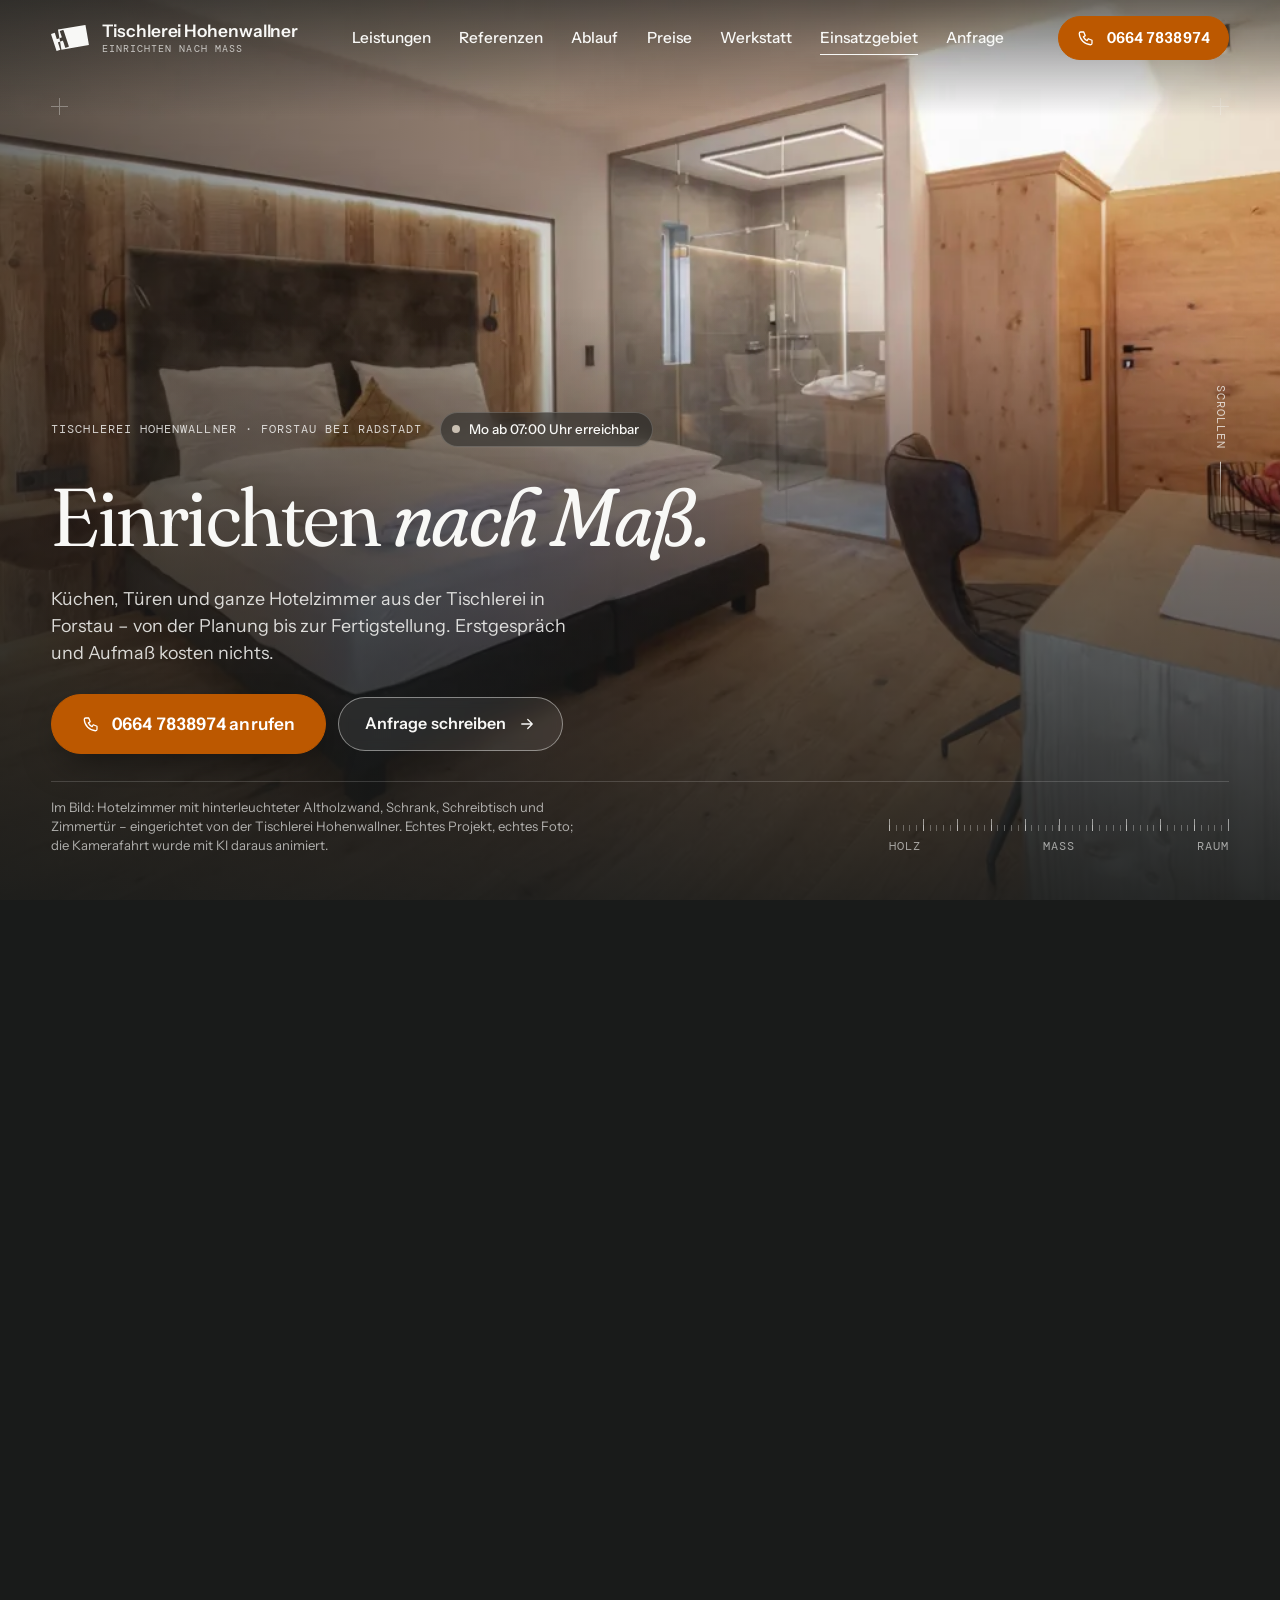
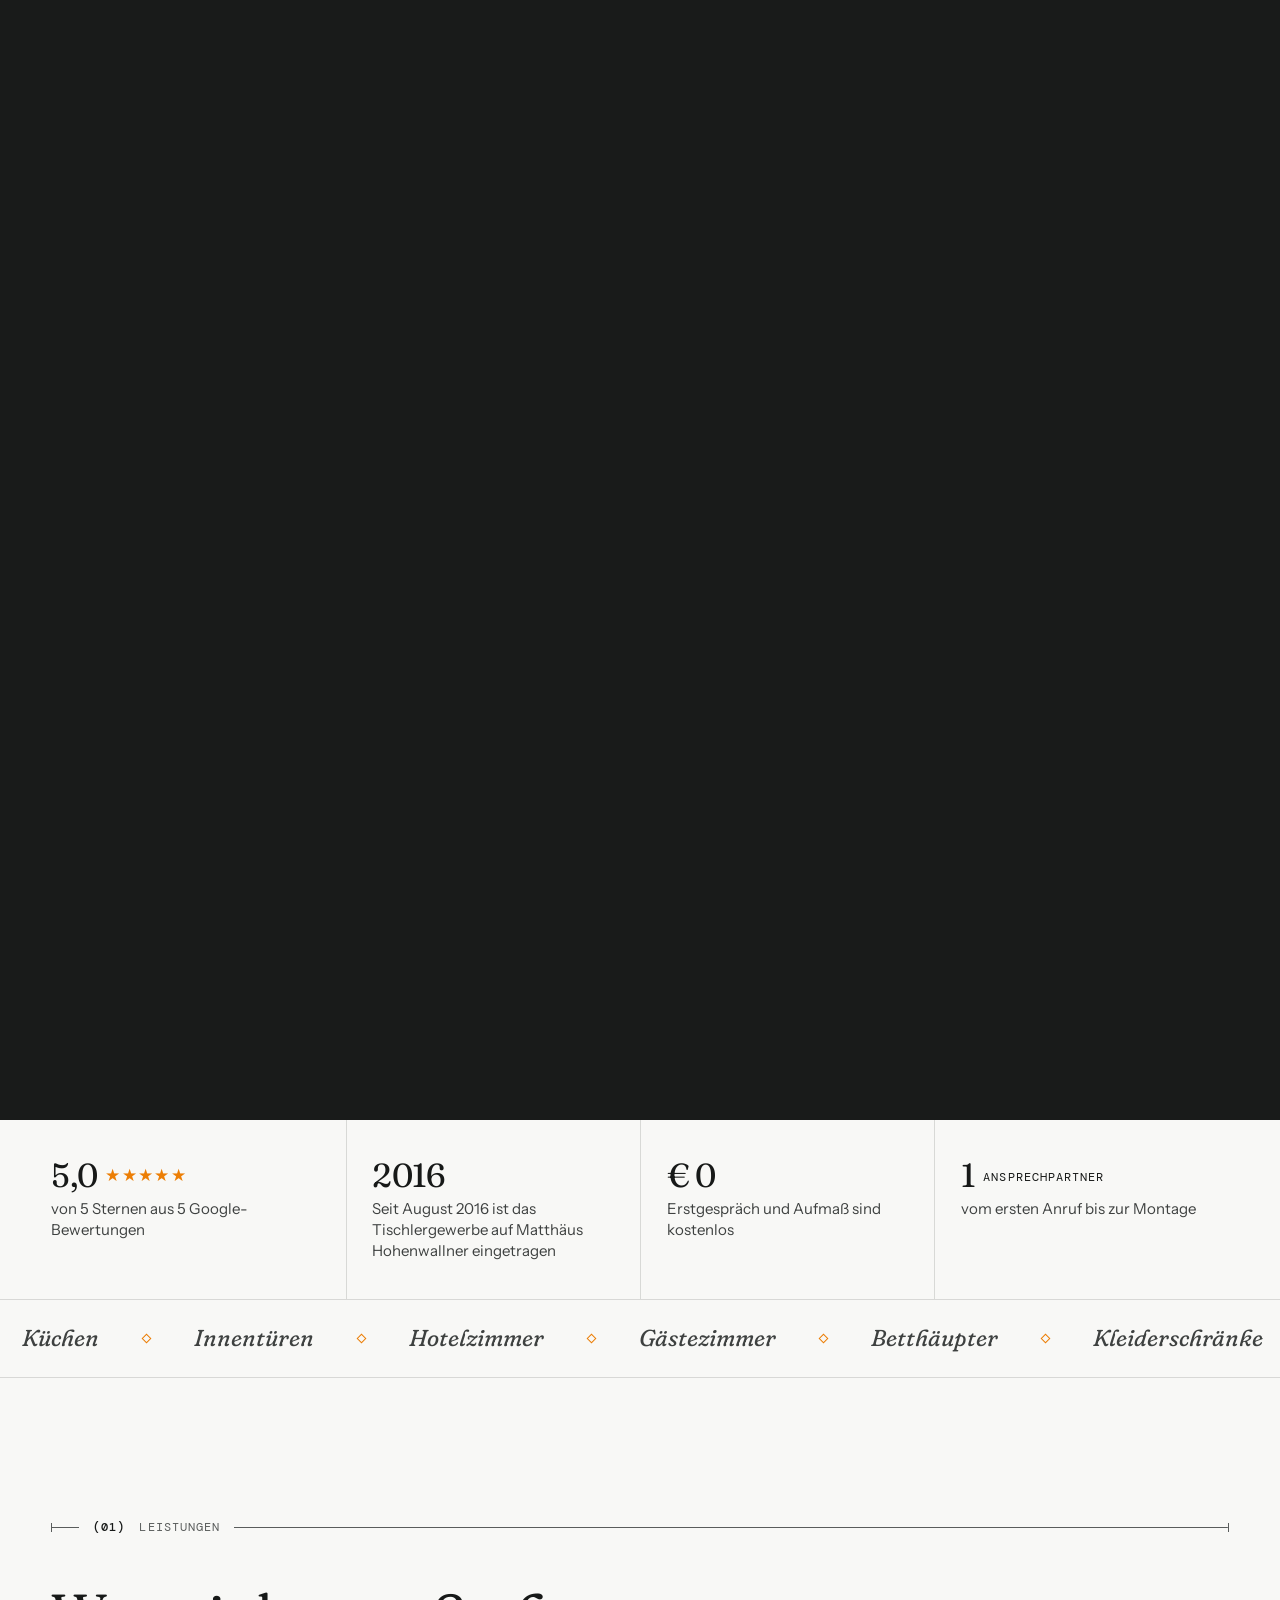
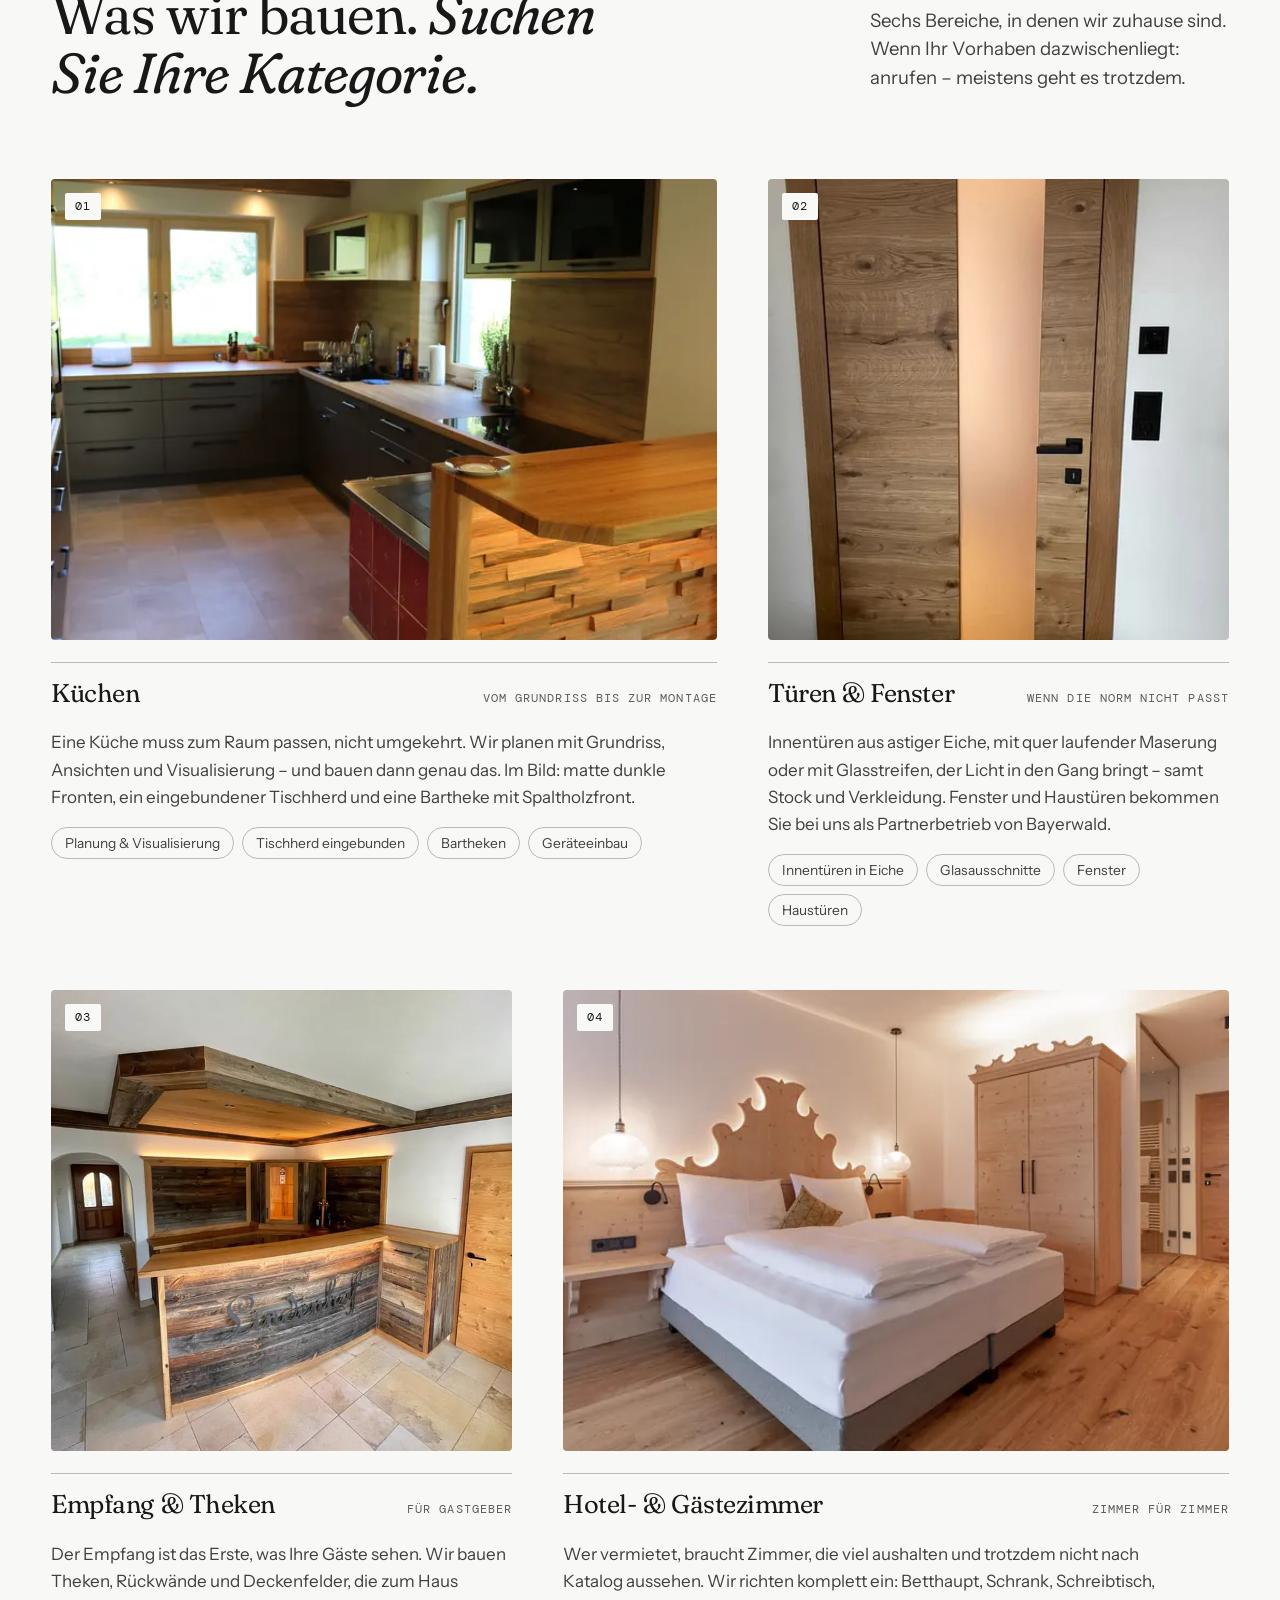
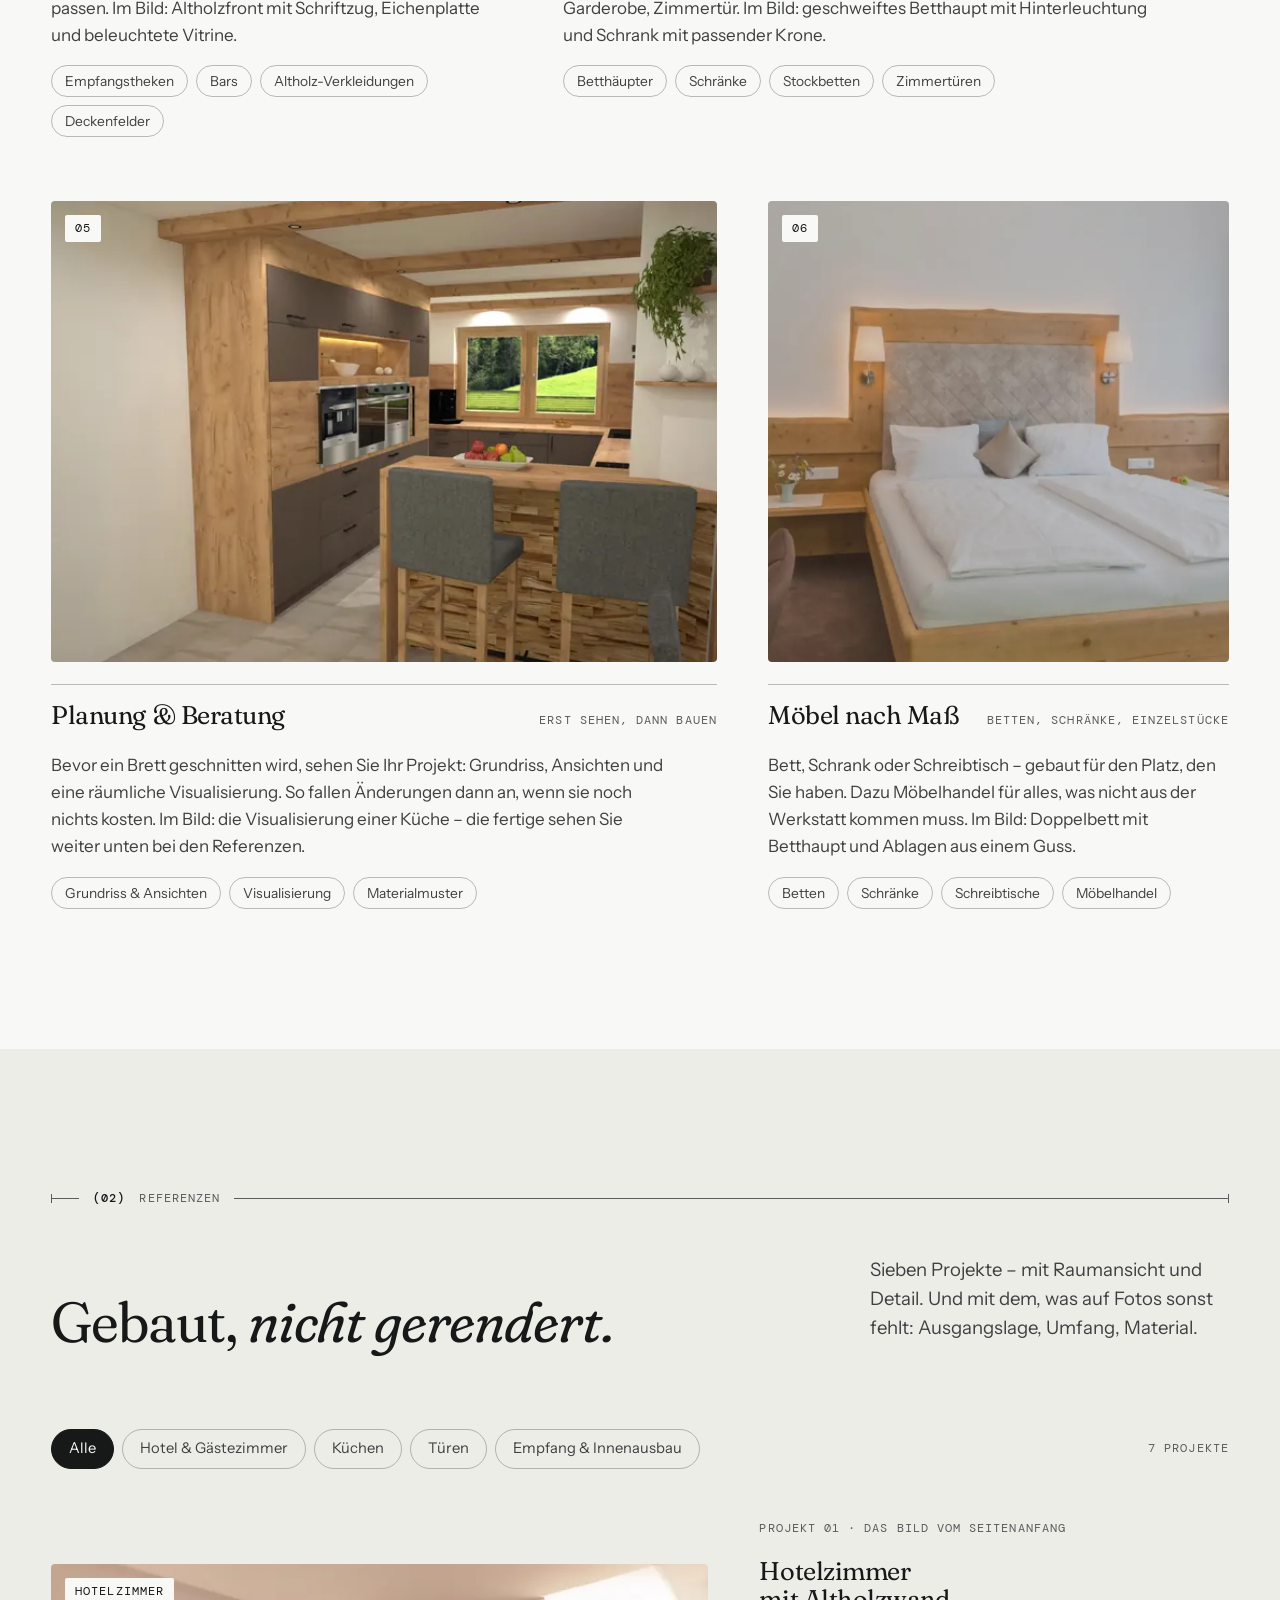
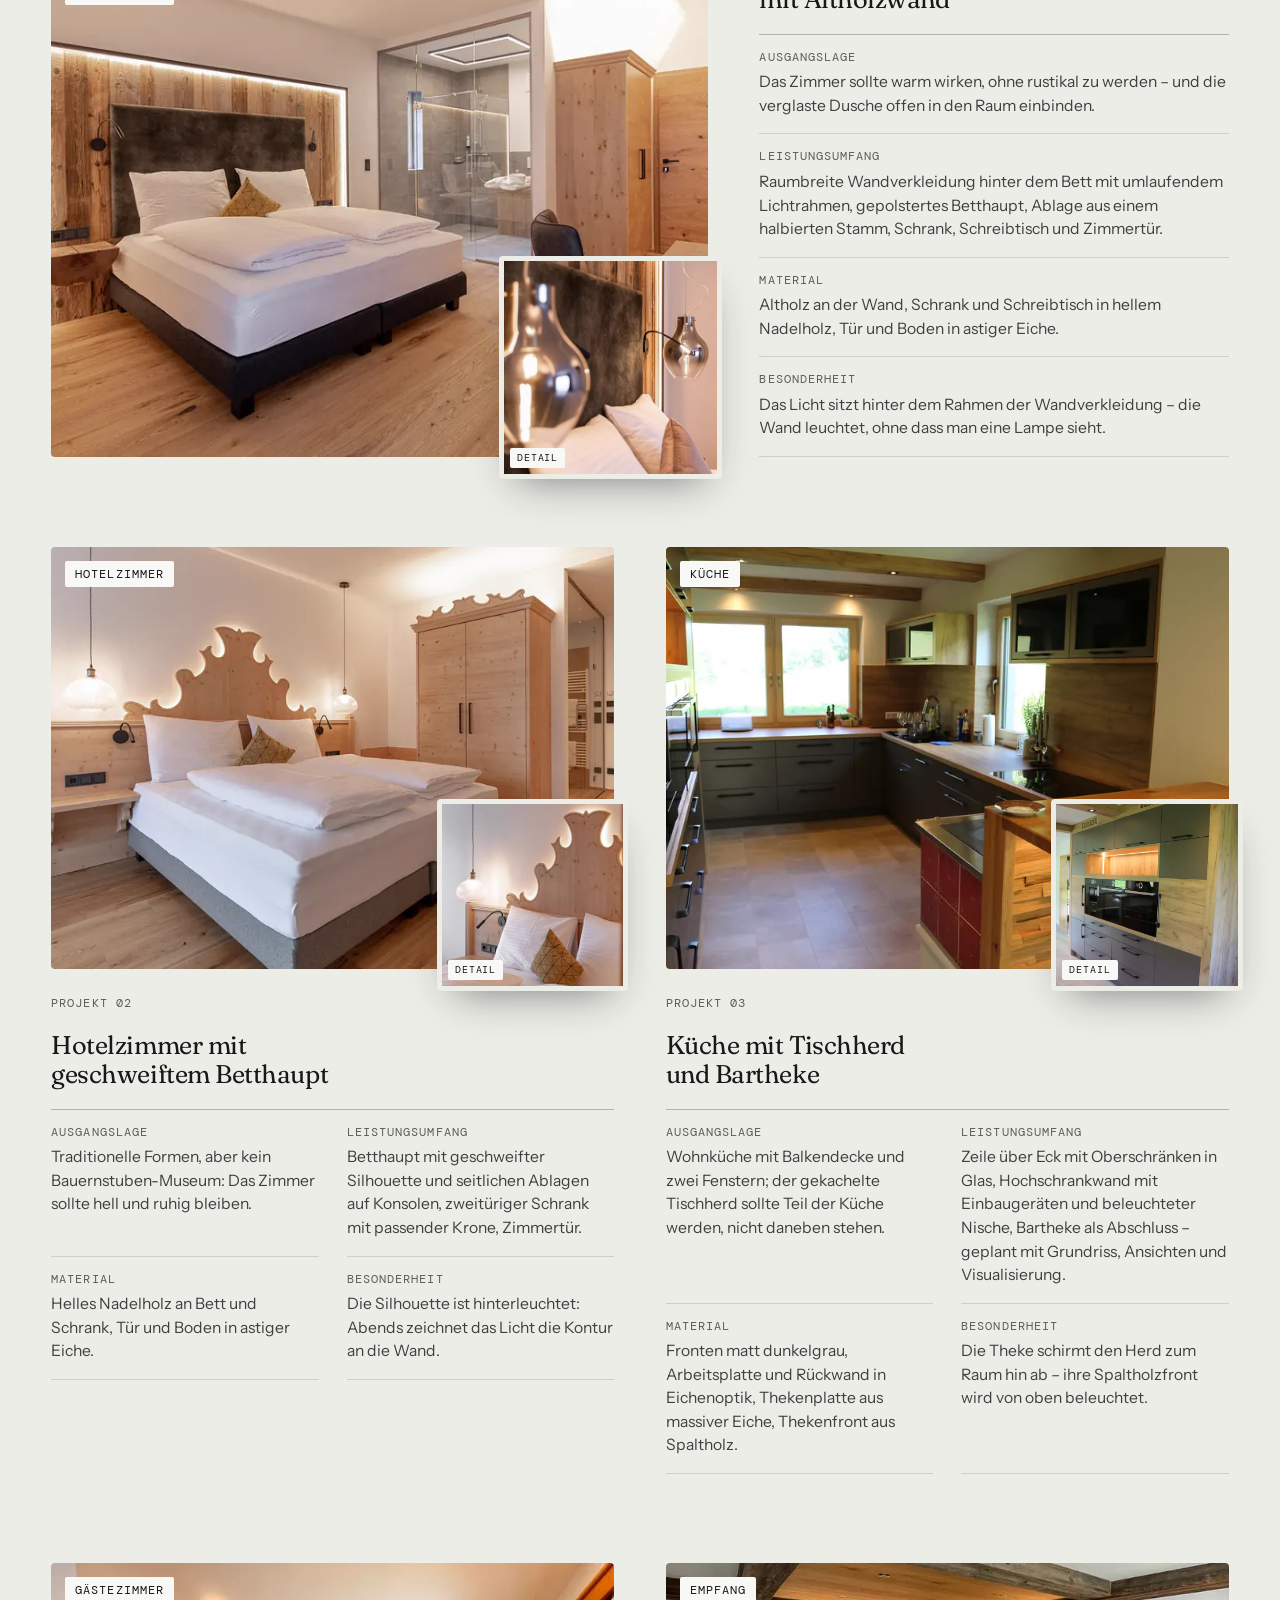
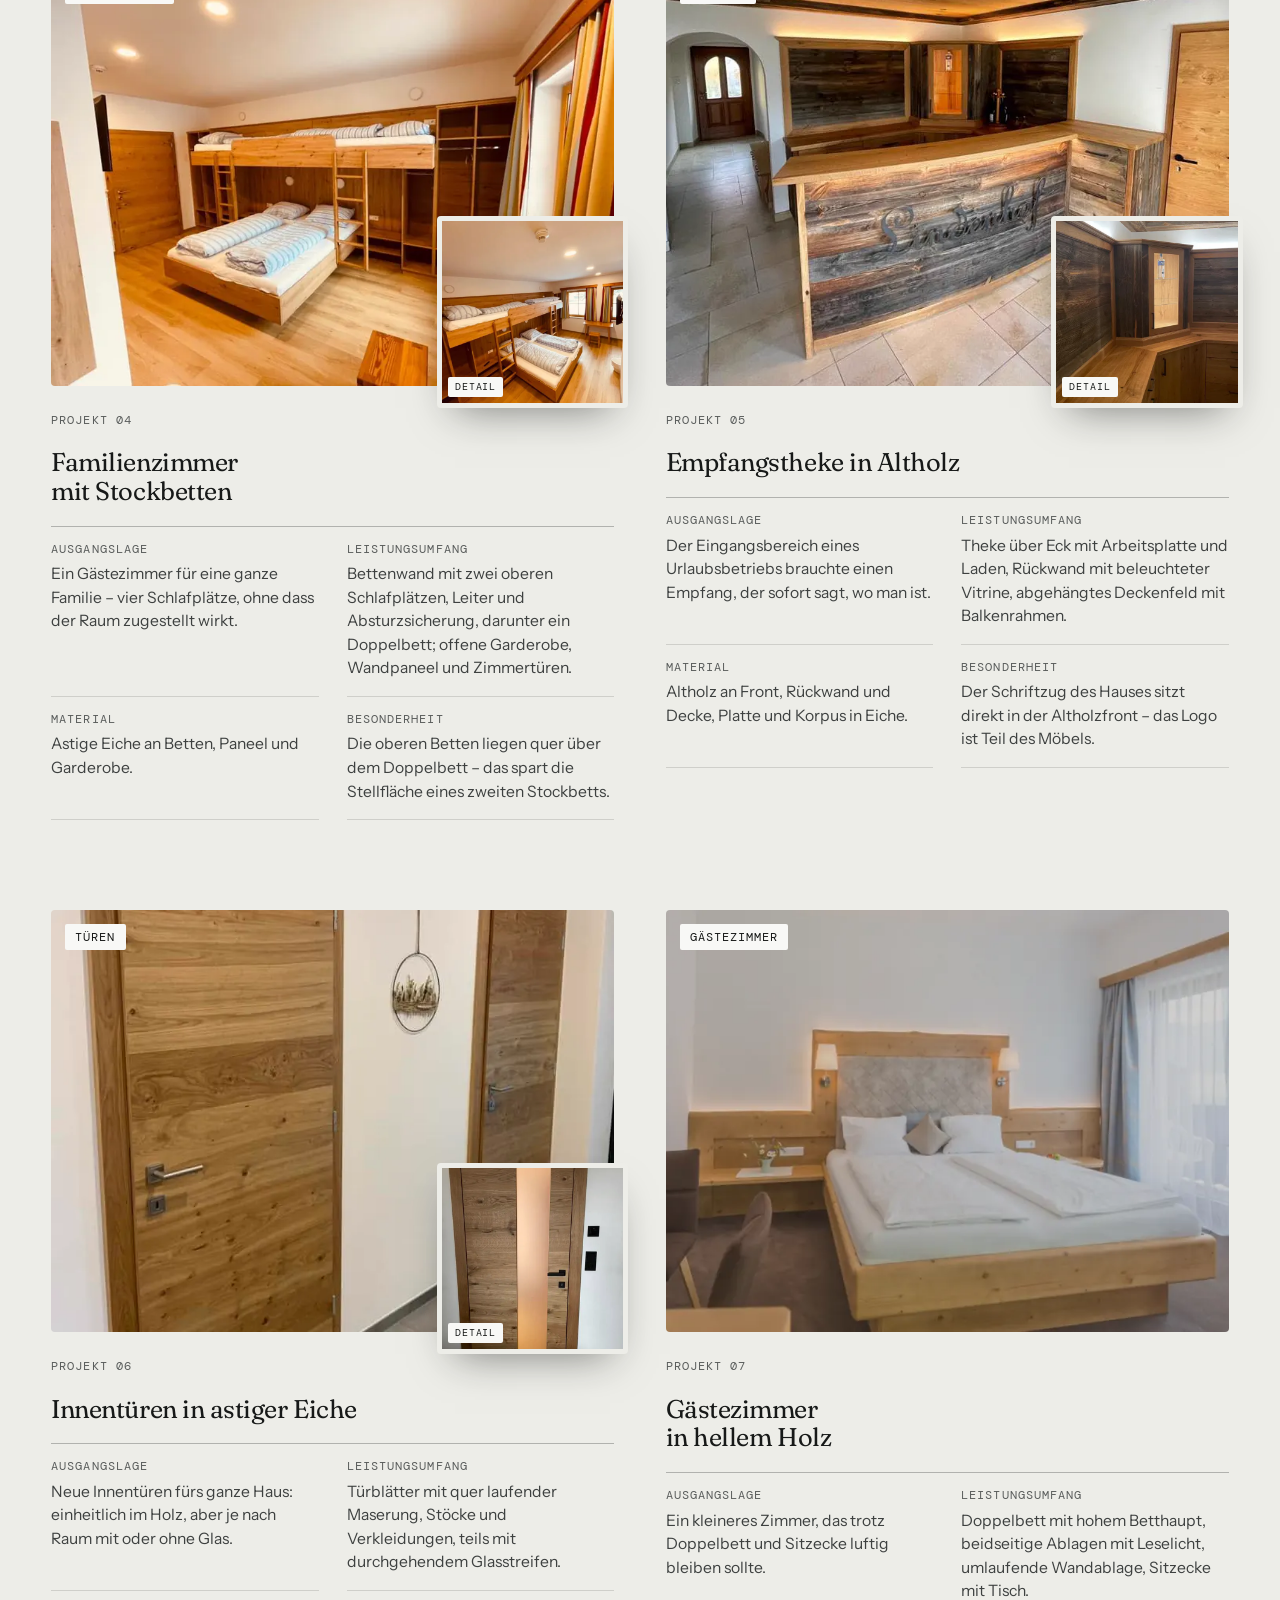
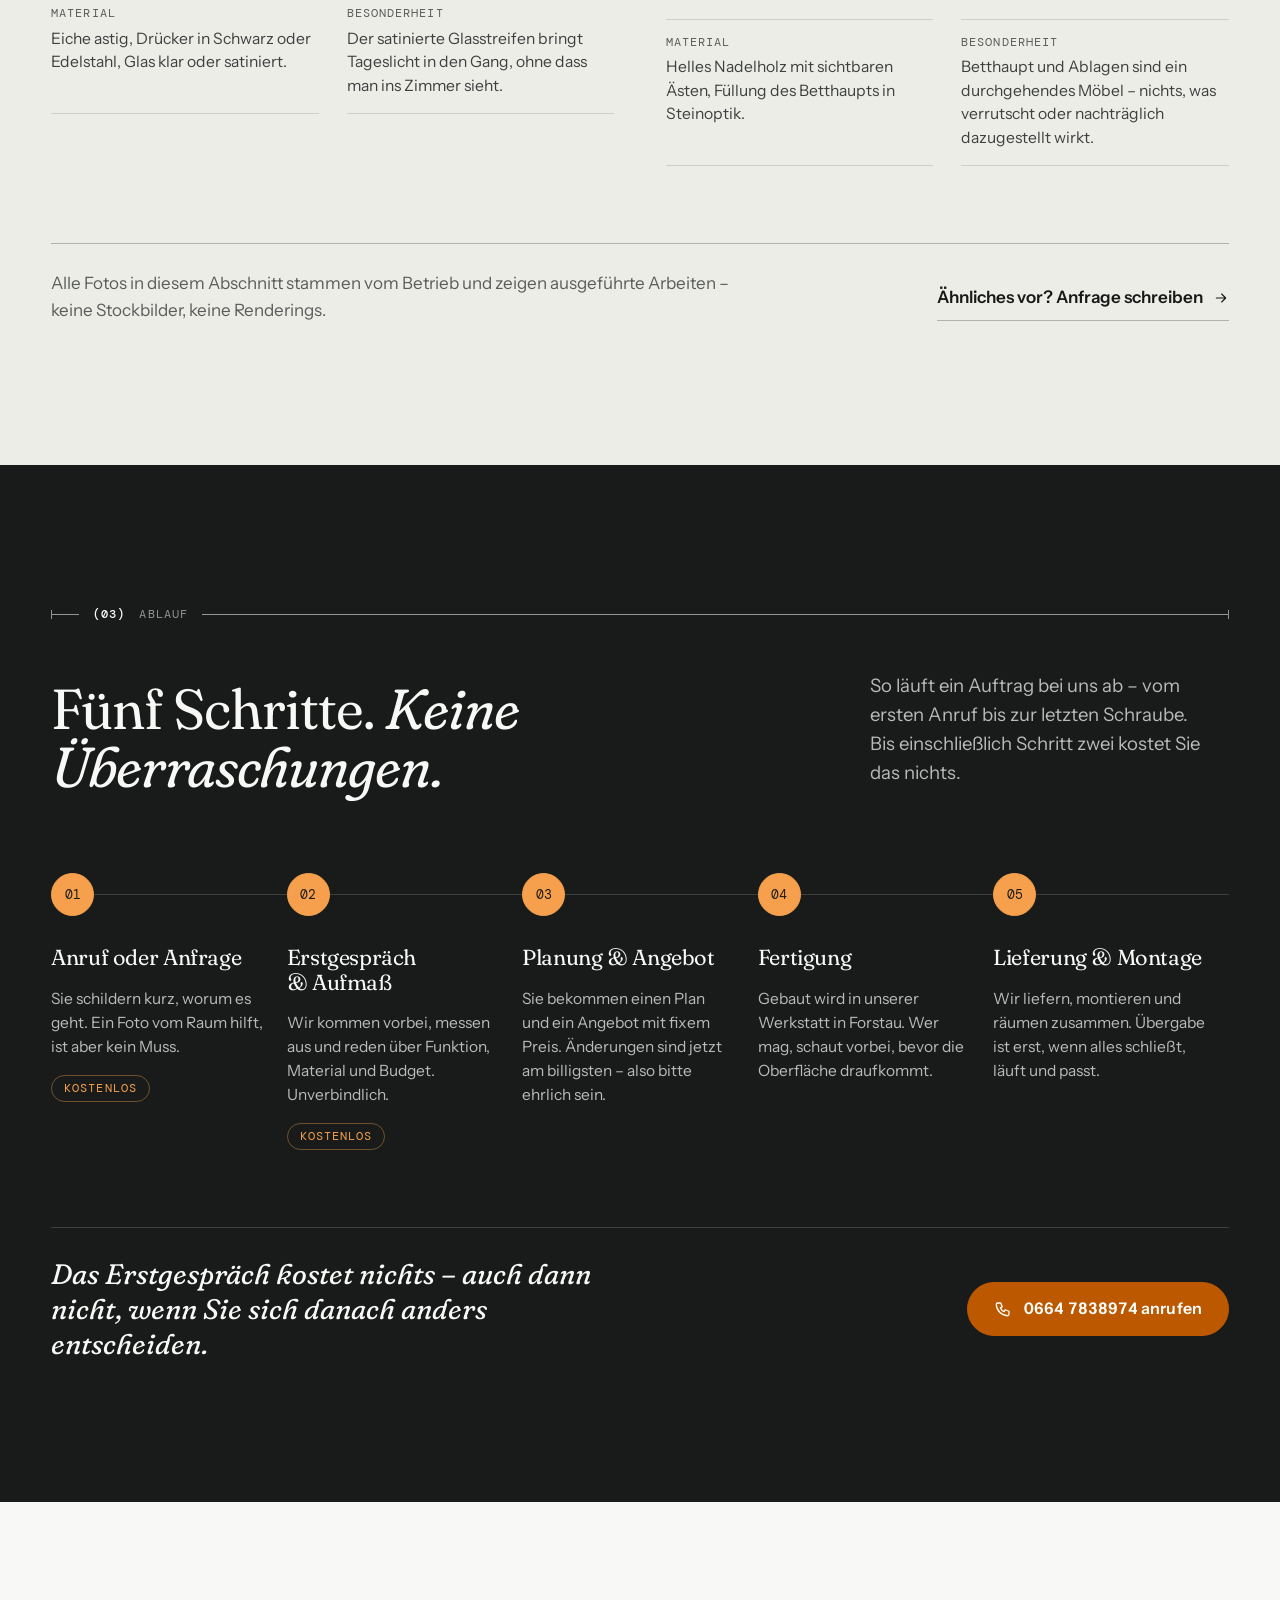
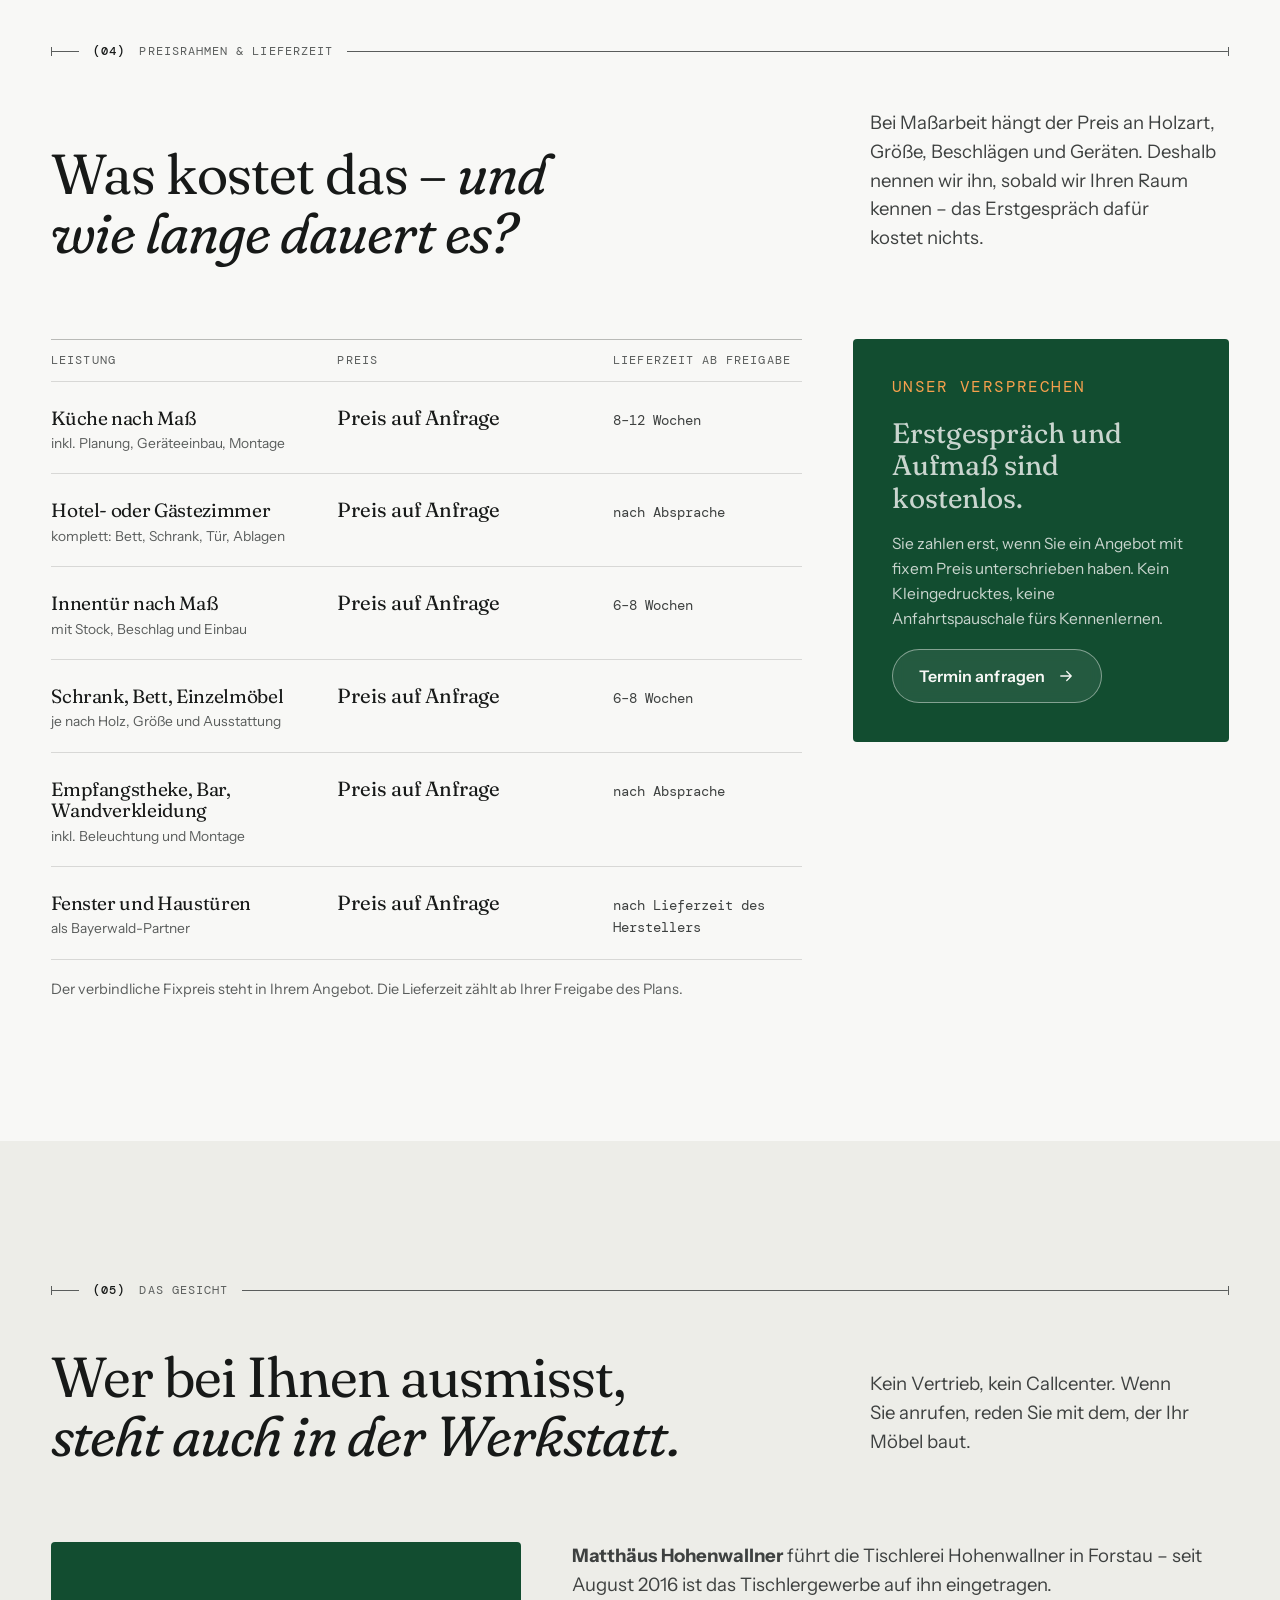
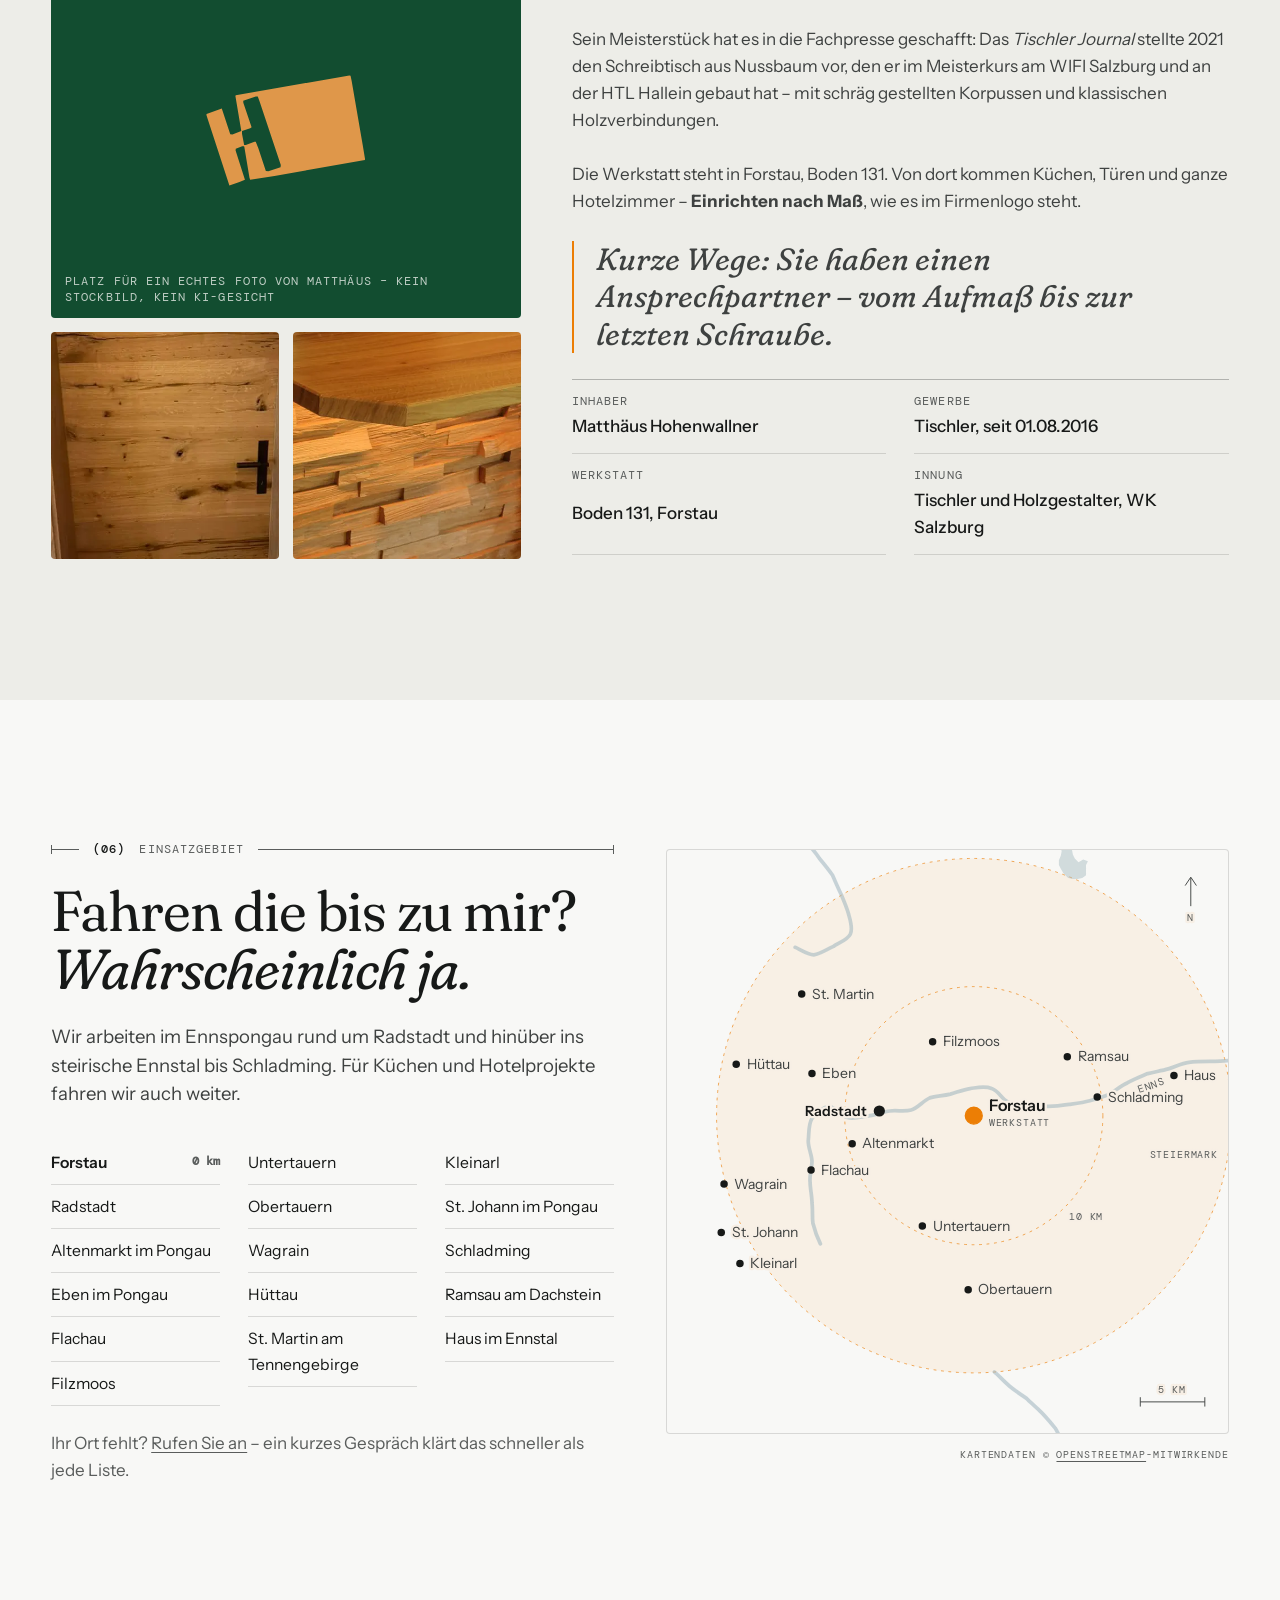
<file: index.html>
<!DOCTYPE html>
<html lang="de-AT">
<head>
  <meta charset="UTF-8" />
  <meta name="viewport" content="width=device-width, initial-scale=1.0, viewport-fit=cover" />
  <title>Tischlerei Hohenwallner Forstau · Möbel nach Maß</title>
  <meta name="description" content="Tischlerei Hohenwallner in Forstau bei Radstadt: Küchen, Innentüren, Hotel- und Gästezimmer, Fenster – Einrichten nach Maß. Tel. 0664 7838974" />
  <meta name="theme-color" content="#191B1A" />
  <meta name="robots" content="noindex, nofollow" />
  <meta name="format-detection" content="telephone=no" />
  <meta property="og:type" content="website" />
  <meta property="og:locale" content="de_AT" />
  <meta property="og:title" content="Tischlerei Hohenwallner · Einrichten nach Maß" />
  <meta property="og:description" content="Küchen, Türen und ganze Hotelzimmer aus Forstau – von der Planung bis zur Fertigstellung." />
  <meta property="og:image" content="assets/img/hero.webp" />
  <link rel="icon" type="image/svg+xml" href="assets/logo/favicon.svg" />

  <!-- Schriften lokal eingebunden – keine Anfragen an Dritte -->
  <link rel="preload" href="assets/fonts/fraunces-latin-full-normal.woff2" as="font" type="font/woff2" crossorigin />
  <link rel="preload" href="assets/fonts/instrument-sans-latin-wght-normal.woff2" as="font" type="font/woff2" crossorigin />
  <link rel="stylesheet" href="assets/css/fonts.css" />
  <link rel="preload" as="image" href="assets/img/hero-portrait.webp" media="(max-width: 820px) and (orientation: portrait)" />
  <link rel="preload" as="image" href="assets/img/hero.webp" imagesrcset="assets/img/hero-sm.webp 960w, assets/img/hero.webp 1920w" imagesizes="100vw" media="(min-width: 821px), (orientation: landscape)" />
  <link rel="stylesheet" href="assets/css/styles.css" />
  <link rel="stylesheet" href="assets/css/theme.css" />
  <script>document.documentElement.className += " js";</script>

  <script type="application/ld+json">
  {
    "@context": "https://schema.org",
    "@type": "HomeAndConstructionBusiness",
    "additionalType": "https://www.wikidata.org/wiki/Q208479",
    "name": "Tischlerei Hohenwallner – Matthäus Hohenwallner",
    "slogan": "Einrichten nach Maß",
    "description": "Tischlerei Hohenwallner in Forstau bei Radstadt: Küchen, Innentüren, Hotel- und Gästezimmer, Fenster und Haustüren – geplant und eingerichtet nach Maß.",
    "image": "assets/img/hero.webp",
    "telephone": "+436647838974",
    "email": "tischlerei.hohenwallner@sbg.at",
    "vatID": "ATU71222857",
    "priceRange": "€€–€€€",
    "address": {
      "@type": "PostalAddress",
      "streetAddress": "Boden 131",
      "postalCode": "5552",
      "addressLocality": "Forstau",
      "addressRegion": "Salzburg",
      "addressCountry": "AT"
    },
    "geo": {
      "@type": "GeoCoordinates",
      "latitude": 47.3813551,
      "longitude": 13.5606497
    },
    "openingHoursSpecification": [
      {
        "@type": "OpeningHoursSpecification",
        "dayOfWeek": [
          "Monday",
          "Tuesday",
          "Wednesday",
          "Thursday"
        ],
        "opens": "07:00",
        "closes": "17:00"
      },
      {
        "@type": "OpeningHoursSpecification",
        "dayOfWeek": "Friday",
        "opens": "07:00",
        "closes": "12:00"
      }
    ],
    "areaServed": [
      "Forstau",
      "Radstadt",
      "Altenmarkt im Pongau",
      "Eben im Pongau",
      "Flachau",
      "Filzmoos",
      "Untertauern",
      "Obertauern",
      "Wagrain",
      "Hüttau",
      "Sankt Martin am Tennengebirge",
      "Kleinarl",
      "Sankt Johann im Pongau",
      "Schladming",
      "Ramsau am Dachstein",
      "Haus im Ennstal"
    ],
    "hasMap": "https://www.google.com/maps/search/?api=1&query=Tischlerei+Hohenwallner+Boden+131+5552+Forstau"
  }
  </script>
</head>
<body>
  <a class="skip" href="#leistungen">Zum Inhalt springen</a>

  <svg width="0" height="0" style="position:absolute" aria-hidden="true" focusable="false">
    <symbol id="i-phone" viewBox="0 0 24 24" fill="none" stroke="currentColor" stroke-width="1.7" stroke-linecap="round" stroke-linejoin="round"><path d="M5 4h4l2 5-2.5 1.5a11 11 0 0 0 5 5L15 13l5 2v4a2 2 0 0 1-2 2A16 16 0 0 1 3 6a2 2 0 0 1 2-2Z"/></symbol>
    <symbol id="i-arrow" viewBox="0 0 24 24" fill="none" stroke="currentColor" stroke-width="1.7" stroke-linecap="round" stroke-linejoin="round"><path d="M5 12h14M13 6l6 6-6 6"/></symbol>
    <symbol id="i-upload" viewBox="0 0 24 24" fill="none" stroke="currentColor" stroke-width="1.6" stroke-linecap="round" stroke-linejoin="round"><rect x="3" y="4" width="18" height="16" rx="2"/><circle cx="8.5" cy="9.5" r="1.6"/><path d="m21 15-4.5-4.5L7 20"/></symbol>
    <symbol id="logo" viewBox="0 0 640 445"><path d="M575.1 1.8L579.8 3.1L584.1 22.9L628.9 282.7L637.9 337.1L637.3 341.4L274.7 405.0L177.3 420.3L174.4 412.5L153.6 288.1L152.1 286.2L145.0 286.2L119.4 295.6L118.7 302.5L156.2 420.1L134.2 429.5L93.8 442.8L6.1 174.6L1.7 160.7L2.2 156.8L63.3 134.7L97.3 237.9L105.9 238.4L141.6 224.9L117.9 83.9L119.4 80.8ZM199.7 86.1L149.3 103.7L149.7 111.8L182.9 209.6L177.3 213.7L144.5 224.7L144.4 235.6L153.0 281.0L159.8 281.0L194.3 267.9L199.5 267.9L210.3 294.4L240.0 385.5L250.0 386.1L299.0 369.8L300.0 361.3L215.0 106.4L207.7 86.6Z"/></symbol>
  </svg>

  <!-- ========== Navigation + Sofortkontakt ========== -->
  <header class="nav" id="top">
    <div class="wrap nav__in">
      <a class="brand" href="#hero" aria-label="Tischlerei Hohenwallner – zum Seitenanfang">
        <svg viewBox="0 0 640 445" aria-hidden="true"><use href="#logo" /></svg>
        <span class="brand__txt">
          <span class="brand__name">Tischlerei Hohenwallner</span>
          <span class="brand__tag">Einrichten nach Maß</span>
        </span>
      </a>
      <nav class="nav__links" id="hauptmenue" aria-label="Hauptmenü">
        <a href="#leistungen">Leistungen</a>
        <a href="#referenzen">Referenzen</a>
        <a href="#ablauf">Ablauf</a>
        <a href="#preise">Preise</a>
        <a href="#werkstatt">Werkstatt</a>
        <a href="#gebiet">Einsatzgebiet</a>
        <a href="#anfrage">Anfrage</a>
      </nav>
      <div class="nav__cta">
        <a class="btn btn--call btn--sm" href="tel:+436647838974" aria-label="Tischlerei Hohenwallner anrufen: 0664 7838974">
          <svg aria-hidden="true"><use href="#i-phone" /></svg><span class="num">0664 7838974</span>
        </a>
        <button class="nav__toggle" type="button" aria-expanded="false" aria-controls="hauptmenue" aria-label="Menü öffnen"><span></span></button>
      </div>
    </div>
  </header>

  <main>
    <!-- ========== HERO · die Kamerafahrt (Scroll-Scrub) ========== -->
    <section class="hero" id="hero" aria-label="Tischlerei Hohenwallner – Einrichten nach Maß">
      <div class="hero__sticky">
        <picture>
          <source media="(max-width: 820px) and (orientation: portrait)" srcset="assets/img/hero-portrait.webp" width="800" height="900" />
          <img class="hero__poster" src="assets/img/hero.webp" srcset="assets/img/hero-sm.webp 960w, assets/img/hero.webp 1920w" sizes="100vw" width="1920" height="1080" alt="Hotelzimmer mit hinterleuchteter Altholzwand hinter dem Bett, verglaster Dusche, Schrank und Zimmertür in hellem Holz und Eichenboden" fetchpriority="high" />
        </picture>
        <canvas aria-hidden="true"></canvas>
        <div class="hero__shade"></div>
        <div class="hero__grid" aria-hidden="true"><i></i><i></i></div>

        <div class="hero__body wrap">
          <div class="hero__eyebrow">
            <span class="mono">Tischlerei Hohenwallner · Forstau bei Radstadt</span>
            <span class="status" data-status><i></i><span data-status-text>Mo–Do 7–17 Uhr, Fr 7–12 Uhr</span></span>
          </div>

          <div class="hero__lines" style="--wort:10">
            <h1 class="reveal-line" data-in="0" data-out="0.31"><span class="vh">Tischlerei Hohenwallner in Forstau bei Radstadt: </span>Einrichten <em>nach Maß.</em></h1>
            <p class="display reveal-line" data-in="0.33" data-out="0.65">Jeder Raum hat <em>sein Maß.</em></p>
            <p class="display reveal-line" data-in="0.67" data-out="1">Wir bauen <em>genau dafür.</em></p>
          </div>

          <p class="hero__sub">Küchen, Türen und ganze Hotelzimmer aus der Tischlerei in Forstau – von der Planung bis zur Fertigstellung. Erstgespräch und Aufmaß kosten nichts.</p>

          <!-- 1 · Sofortkontakt: ohne Scrollen sichtbar, am Handy ein Tipp -->
          <div class="hero__cta">
            <a class="btn btn--call" href="tel:+436647838974">
              <svg aria-hidden="true"><use href="#i-phone" /></svg><span><span class="num">0664 7838974</span> anrufen</span>
            </a>
            <a class="btn btn--ghost-light" href="#anfrage">Anfrage schreiben <svg aria-hidden="true"><use href="#i-arrow" /></svg></a>
          </div>

          <div class="hero__foot">
            <p class="hero__caption">Im Bild: Hotelzimmer mit hinterleuchteter Altholzwand, Schrank, Schreibtisch und Zimmertür – eingerichtet von der Tischlerei Hohenwallner. Echtes Projekt, echtes Foto; die Kamerafahrt wurde mit KI daraus animiert.</p>
            <div class="ruler" aria-hidden="true">
              <div class="ruler__bar"><div class="ruler__fill" data-ruler-fill></div></div>
              <div class="ruler__lab mono"><span>Holz</span><span>Maß</span><span>Raum</span></div>
            </div>
          </div>
        </div>
        <div class="scroll-hint mono" aria-hidden="true">Scrollen</div>
      </div>
    </section>

    <!-- ========== Vertrauensleiste ========== -->
    <section class="trust" aria-label="Auf einen Blick">
      <div class="wrap trust__in">
        <div class="trust__item reveal">
          <div class="trust__big">5,0 <span class="stars" aria-hidden="true">★★★★★</span></div>
          <p>von 5 Sternen aus 5 Google-Bewertungen</p>
        </div>
        <div class="trust__item reveal" style="--d:.08s">
          <div class="trust__big">2016</div>
          <p>Seit August 2016 ist das Tischlergewerbe auf Matthäus Hohenwallner eingetragen</p>
        </div>
        <div class="trust__item reveal" style="--d:.16s">
          <div class="trust__big">€ 0</div>
          <p>Erstgespräch und Aufmaß sind kostenlos</p>
        </div>
        <div class="trust__item reveal" style="--d:.24s">
          <div class="trust__big">1 <span class="mono" style="transform:translateY(-.5em)">Ansprechpartner</span></div>
          <p>vom ersten Anruf bis zur Montage</p>
        </div>
      </div>
    </section>

    <div class="marquee" aria-label="Was wir bauen">
      <div class="marquee__track">
        <span>Küchen</span><span>Innentüren</span><span>Hotelzimmer</span><span>Gästezimmer</span><span>Betthäupter</span><span>Kleiderschränke</span><span>Stockbetten</span><span>Empfangstheken</span><span>Bartheken</span><span>Altholz-Verkleidungen</span><span>Fenster</span><span>Haustüren</span>
      </div>
    </div>

    <!-- ========== 2 · LEISTUNGEN ========== -->
    <section class="sec" id="leistungen">
      <div class="wrap">
        <header class="sec-head">
          <p class="dim mono"><b>(01)</b> Leistungen</p>
          <h2 class="reveal">Was wir bauen. <em>Suchen Sie Ihre Kategorie.</em></h2>
          <p class="lead reveal" style="--d:.1s">Sechs Bereiche, in denen wir zuhause sind. Wenn Ihr Vorhaben dazwischenliegt: anrufen – meistens geht es trotzdem.</p>
        </header>

        <div class="svc-grid">
          <article class="svc svc--wide reveal">
            <div class="svc__img">
              <img src="assets/img/leistung-kueche-sm.webp" srcset="assets/img/leistung-kueche-sm.webp 760w, assets/img/leistung-kueche.webp 1400w" sizes="(max-width: 900px) 100vw, 58vw" width="1400" height="788" alt="Küche über Eck mit matt dunkelgrauen Fronten, Arbeitsplatte und Rückwand in Eichenoptik, rot gekacheltem Tischherd und Bartheke mit Spaltholzfront" loading="lazy" decoding="async" />
              <span class="svc__no mono">01</span>
            </div>
            <div class="svc__head"><h3>Küchen</h3><span class="mono muted">Vom Grundriss bis zur Montage</span></div>
            <div class="svc__body">
              <p>Eine Küche muss zum Raum passen, nicht umgekehrt. Wir planen mit Grundriss, Ansichten und Visualisierung – und bauen dann genau das. Im Bild: matte dunkle Fronten, ein eingebundener Tischherd und eine Bartheke mit Spaltholzfront.</p>
              <ul class="chips"><li class="chip">Planung &amp; Visualisierung</li><li class="chip">Tischherd eingebunden</li><li class="chip">Bartheken</li><li class="chip">Geräteeinbau</li></ul>
            </div>
          </article>

          <article class="svc reveal" style="--d:.1s">
            <div class="svc__img">
              <img src="assets/img/leistung-tueren-sm.webp" srcset="assets/img/leistung-tueren-sm.webp 620w, assets/img/leistung-tueren.webp 620w" sizes="(max-width: 900px) 100vw, 40vw" width="620" height="774" alt="Innentür aus astiger Eiche mit quer laufender Maserung, senkrechtem satiniertem Glasstreifen und schwarzem Drücker" loading="lazy" decoding="async" />
              <span class="svc__no mono">02</span>
            </div>
            <div class="svc__head"><h3>Türen &amp; Fenster</h3><span class="mono muted">Wenn die Norm nicht passt</span></div>
            <div class="svc__body">
              <p>Innentüren aus astiger Eiche, mit quer laufender Maserung oder mit Glasstreifen, der Licht in den Gang bringt – samt Stock und Verkleidung. Fenster und Haustüren bekommen Sie bei uns als Partnerbetrieb von Bayerwald.</p>
              <ul class="chips"><li class="chip">Innentüren in Eiche</li><li class="chip">Glasausschnitte</li><li class="chip">Fenster</li><li class="chip">Haustüren</li></ul>
            </div>
          </article>

          <article class="svc reveal">
            <div class="svc__img">
              <img src="assets/img/leistung-empfang-sm.webp" srcset="assets/img/leistung-empfang-sm.webp 700w, assets/img/leistung-empfang.webp 760w" sizes="(max-width: 900px) 100vw, 40vw" width="760" height="950" alt="Empfangstheke über Eck mit Altholzfront und Schriftzug, Eichenplatte, Rückwand mit beleuchteter Vitrine und abgehängtem Deckenfeld aus Altholzbalken" loading="lazy" decoding="async" />
              <span class="svc__no mono">03</span>
            </div>
            <div class="svc__head"><h3>Empfang &amp; Theken</h3><span class="mono muted">Für Gastgeber</span></div>
            <div class="svc__body">
              <p>Der Empfang ist das Erste, was Ihre Gäste sehen. Wir bauen Theken, Rückwände und Deckenfelder, die zum Haus passen. Im Bild: Altholzfront mit Schriftzug, Eichenplatte und beleuchtete Vitrine.</p>
              <ul class="chips"><li class="chip">Empfangstheken</li><li class="chip">Bars</li><li class="chip">Altholz-Verkleidungen</li><li class="chip">Deckenfelder</li></ul>
            </div>
          </article>

          <article class="svc svc--wide reveal" style="--d:.1s">
            <div class="svc__img">
              <img src="assets/img/leistung-hotel-sm.webp" srcset="assets/img/leistung-hotel-sm.webp 760w, assets/img/leistung-hotel.webp 1400w" sizes="(max-width: 900px) 100vw, 58vw" width="1400" height="788" alt="Hotelzimmer mit geschweiftem, hinterleuchtetem Betthaupt aus hellem Holz, zweitürigem Schrank mit passender Krone, verglastem Bad und Eichentür" loading="lazy" decoding="async" />
              <span class="svc__no mono">04</span>
            </div>
            <div class="svc__head"><h3>Hotel- &amp; Gästezimmer</h3><span class="mono muted">Zimmer für Zimmer</span></div>
            <div class="svc__body">
              <p>Wer vermietet, braucht Zimmer, die viel aushalten und trotzdem nicht nach Katalog aussehen. Wir richten komplett ein: Betthaupt, Schrank, Schreibtisch, Garderobe, Zimmertür. Im Bild: geschweiftes Betthaupt mit Hinterleuchtung und Schrank mit passender Krone.</p>
              <ul class="chips"><li class="chip">Betthäupter</li><li class="chip">Schränke</li><li class="chip">Stockbetten</li><li class="chip">Zimmertüren</li></ul>
            </div>
          </article>

          <article class="svc svc--wide reveal">
            <div class="svc__img">
              <img src="assets/img/leistung-planung-sm.webp" srcset="assets/img/leistung-planung-sm.webp 760w, assets/img/leistung-planung.webp 1400w" sizes="(max-width: 900px) 100vw, 58vw" width="1400" height="788" alt="Visualisierung aus der Planung: Küche mit Hochschrankwand, Bartheke mit zwei Hockern und Balkendecke – am Computer erstellt, kein Foto" loading="lazy" decoding="async" />
              <span class="svc__no mono">05</span>
            </div>
            <div class="svc__head"><h3>Planung &amp; Beratung</h3><span class="mono muted">Erst sehen, dann bauen</span></div>
            <div class="svc__body">
              <p>Bevor ein Brett geschnitten wird, sehen Sie Ihr Projekt: Grundriss, Ansichten und eine räumliche Visualisierung. So fallen Änderungen dann an, wenn sie noch nichts kosten. Im Bild: die Visualisierung einer Küche – die fertige sehen Sie weiter unten bei den Referenzen.</p>
              <ul class="chips"><li class="chip">Grundriss &amp; Ansichten</li><li class="chip">Visualisierung</li><li class="chip">Materialmuster</li></ul>
            </div>
          </article>

          <article class="svc reveal" style="--d:.1s">
            <div class="svc__img">
              <img src="assets/img/leistung-moebel-sm.webp" srcset="assets/img/leistung-moebel-sm.webp 700w, assets/img/leistung-moebel.webp 864w" sizes="(max-width: 900px) 100vw, 40vw" width="864" height="1080" alt="Doppelbett mit hohem, indirekt beleuchtetem Betthaupt und seitlichen Ablagen aus hellem Holz" loading="lazy" decoding="async" />
              <span class="svc__no mono">06</span>
            </div>
            <div class="svc__head"><h3>Möbel nach Maß</h3><span class="mono muted">Betten, Schränke, Einzelstücke</span></div>
            <div class="svc__body">
              <p>Bett, Schrank oder Schreibtisch – gebaut für den Platz, den Sie haben. Dazu Möbelhandel für alles, was nicht aus der Werkstatt kommen muss. Im Bild: Doppelbett mit Betthaupt und Ablagen aus einem Guss.</p>
              <ul class="chips"><li class="chip">Betten</li><li class="chip">Schränke</li><li class="chip">Schreibtische</li><li class="chip">Möbelhandel</li></ul>
            </div>
          </article>

        </div>
      </div>
    </section>

    <!-- ========== 3 · REFERENZEN mit Kontext (entfällt, solange referenzen.projekte leer ist) ========== -->
    <section class="sec sec--tint" id="referenzen">
      <div class="wrap">
        <header class="sec-head">
          <p class="dim mono"><b>(02)</b> Referenzen</p>
          <h2 class="reveal">Gebaut, <em>nicht gerendert.</em></h2>
          <p class="lead reveal" style="--d:.1s">Sieben Projekte – mit Raumansicht und Detail. Und mit dem, was auf Fotos sonst fehlt: Ausgangslage, Umfang, Material.</p>
        </header>

        <div class="ref-tools">
          <div class="chips" role="group" aria-label="Referenzen filtern">
            <button class="chip" type="button" data-filter="alle" aria-pressed="true">Alle</button>
            <button class="chip" type="button" data-filter="hotel" aria-pressed="false">Hotel &amp; Gästezimmer</button>
            <button class="chip" type="button" data-filter="kueche" aria-pressed="false">Küchen</button>
            <button class="chip" type="button" data-filter="tueren" aria-pressed="false">Türen</button>
            <button class="chip" type="button" data-filter="innenausbau" aria-pressed="false">Empfang &amp; Innenausbau</button>
          </div>
          <p class="mono muted" data-ref-count aria-live="polite">7 Projekte</p>
        </div>

        <div class="ref-grid">
          <article class="ref ref--feature reveal" data-cat="hotel">
            <figure class="ref__media" data-gallery='[{"src":"assets/img/ref-altholz-raum.webp","sm":"assets/img/ref-altholz-raum-sm.webp","alt":"Hotelzimmer mit raumbreiter, hinterleuchteter Altholzwand hinter dem Bett, verglaster Dusche, Schrank, Schreibtisch und Eichentür","label":"Raum"},{"src":"assets/img/ref-altholz-detail.webp","sm":"assets/img/ref-altholz-detail-sm.webp","alt":"Detail: gepolstertes Betthaupt vor Altholz, daneben eine Pendelleuchte aus Rauchglas","label":"Detail"},{"src":"assets/img/ref-altholz-zimmer2.webp","sm":"assets/img/ref-altholz-zimmer2-sm.webp","alt":"Weiteres Zimmer derselben Serie: Bett mit Altholzwand und Lichtrahmen, Schrank mit Krone, Schreibtisch am Fenster","label":"Zweites Zimmer"}]'>
              <div class="ref__main"><img src="assets/img/ref-altholz-raum-sm.webp" srcset="assets/img/ref-altholz-raum-sm.webp 800w, assets/img/ref-altholz-raum.webp 1600w" sizes="(max-width: 900px) 100vw, 56vw" width="1600" height="1066" alt="Hotelzimmer mit raumbreiter, hinterleuchteter Altholzwand hinter dem Bett, verglaster Dusche, Schrank, Schreibtisch und Eichentür" loading="lazy" decoding="async" /></div>
              <span class="ref__tag mono">Hotelzimmer</span>
              <button class="ref__detail" type="button" aria-label="Ansicht wechseln: Detail"><img src="assets/img/ref-altholz-detail-sm.webp" width="600" height="478" alt="" loading="lazy" decoding="async" /><span class="mono">Detail</span></button>
            </figure>
            <div class="ref__txt">
              <p class="mono muted">Projekt 01 · das Bild vom Seitenanfang</p>
              <h3>Hotelzimmer mit Altholzwand</h3>
              <dl class="facts">
                <div><dt class="mono">Ausgangslage</dt><dd>Das Zimmer sollte warm wirken, ohne rustikal zu werden – und die verglaste Dusche offen in den Raum einbinden.</dd></div>
                <div><dt class="mono">Leistungsumfang</dt><dd>Raumbreite Wandverkleidung hinter dem Bett mit umlaufendem Lichtrahmen, gepolstertes Betthaupt, Ablage aus einem halbierten Stamm, Schrank, Schreibtisch und Zimmertür.</dd></div>
                <div><dt class="mono">Material</dt><dd>Altholz an der Wand, Schrank und Schreibtisch in hellem Nadelholz, Tür und Boden in astiger Eiche.</dd></div>
                <div><dt class="mono">Besonderheit</dt><dd>Das Licht sitzt hinter dem Rahmen der Wandverkleidung – die Wand leuchtet, ohne dass man eine Lampe sieht.</dd></div>
              </dl>
            </div>
          </article>

          <article class="ref reveal" data-cat="hotel">
            <figure class="ref__media" data-gallery='[{"src":"assets/img/ref-betthaupt-raum.webp","sm":"assets/img/ref-betthaupt-raum-sm.webp","alt":"Helles Hotelzimmer mit geschweiftem Betthaupt, Ablagen auf Konsolen, zweitürigem Schrank mit geschweifter Krone und Eichentür","label":"Raum"},{"src":"assets/img/ref-betthaupt-detail.webp","sm":"assets/img/ref-betthaupt-detail-sm.webp","alt":"Detail: die hinterleuchtete, geschweifte Kontur des Betthaupts mit Pendelleuchte und Leselampe","label":"Detail"}]'>
              <div class="ref__main"><img src="assets/img/ref-betthaupt-raum-sm.webp" srcset="assets/img/ref-betthaupt-raum-sm.webp 800w, assets/img/ref-betthaupt-raum.webp 1600w" sizes="(max-width: 900px) 100vw, 46vw" width="1600" height="1066" alt="Helles Hotelzimmer mit geschweiftem Betthaupt, Ablagen auf Konsolen, zweitürigem Schrank mit geschweifter Krone und Eichentür" loading="lazy" decoding="async" /></div>
              <span class="ref__tag mono">Hotelzimmer</span>
              <button class="ref__detail" type="button" aria-label="Ansicht wechseln: Detail"><img src="assets/img/ref-betthaupt-detail-sm.webp" width="422" height="518" alt="" loading="lazy" decoding="async" /><span class="mono">Detail</span></button>
            </figure>
            <div class="ref__txt">
              <p class="mono muted">Projekt 02</p>
              <h3>Hotelzimmer mit geschweiftem Betthaupt</h3>
              <dl class="facts">
                <div><dt class="mono">Ausgangslage</dt><dd>Traditionelle Formen, aber kein Bauernstuben-Museum: Das Zimmer sollte hell und ruhig bleiben.</dd></div>
                <div><dt class="mono">Leistungsumfang</dt><dd>Betthaupt mit geschweifter Silhouette und seitlichen Ablagen auf Konsolen, zweitüriger Schrank mit passender Krone, Zimmertür.</dd></div>
                <div><dt class="mono">Material</dt><dd>Helles Nadelholz an Bett und Schrank, Tür und Boden in astiger Eiche.</dd></div>
                <div><dt class="mono">Besonderheit</dt><dd>Die Silhouette ist hinterleuchtet: Abends zeichnet das Licht die Kontur an die Wand.</dd></div>
              </dl>
            </div>
          </article>

          <article class="ref reveal" data-cat="kueche" style="--d:.1s">
            <figure class="ref__media" data-gallery='[{"src":"assets/img/ref-kueche-raum.webp","sm":"assets/img/ref-kueche-raum-sm.webp","alt":"Wohnküche mit Balkendecke: Zeile über Eck mit dunkelgrauen Fronten, Glas-Oberschränken, rot gekacheltem Tischherd und Bartheke mit Spaltholzfront","label":"Raum"},{"src":"assets/img/ref-kueche-detail.webp","sm":"assets/img/ref-kueche-detail-sm.webp","alt":"Detail: Hochschrankwand mit zwei Einbaugeräten und beleuchteter Nische, eingefasst von einer Wange in Eichenoptik","label":"Detail"},{"src":"assets/img/ref-kueche-herd.webp","sm":"assets/img/ref-kueche-herd-sm.webp","alt":"Fensterseite der Küche mit Kochfeld, Glas-Oberschränken und dem rot gekachelten Tischherd am Ende der Zeile","label":"Herdseite"}]'>
              <div class="ref__main"><img src="assets/img/ref-kueche-raum-sm.webp" srcset="assets/img/ref-kueche-raum-sm.webp 800w, assets/img/ref-kueche-raum.webp 1600w" sizes="(max-width: 900px) 100vw, 46vw" width="1600" height="1066" alt="Wohnküche mit Balkendecke: Zeile über Eck mit dunkelgrauen Fronten, Glas-Oberschränken, rot gekacheltem Tischherd und Bartheke mit Spaltholzfront" loading="lazy" decoding="async" /></div>
              <span class="ref__tag mono">Küche</span>
              <button class="ref__detail" type="button" aria-label="Ansicht wechseln: Detail"><img src="assets/img/ref-kueche-detail-sm.webp" width="640" height="800" alt="" loading="lazy" decoding="async" /><span class="mono">Detail</span></button>
            </figure>
            <div class="ref__txt">
              <p class="mono muted">Projekt 03</p>
              <h3>Küche mit Tischherd und Bartheke</h3>
              <dl class="facts">
                <div><dt class="mono">Ausgangslage</dt><dd>Wohnküche mit Balkendecke und zwei Fenstern; der gekachelte Tischherd sollte Teil der Küche werden, nicht daneben stehen.</dd></div>
                <div><dt class="mono">Leistungsumfang</dt><dd>Zeile über Eck mit Oberschränken in Glas, Hochschrankwand mit Einbaugeräten und beleuchteter Nische, Bartheke als Abschluss – geplant mit Grundriss, Ansichten und Visualisierung.</dd></div>
                <div><dt class="mono">Material</dt><dd>Fronten matt dunkelgrau, Arbeitsplatte und Rückwand in Eichenoptik, Thekenplatte aus massiver Eiche, Thekenfront aus Spaltholz.</dd></div>
                <div><dt class="mono">Besonderheit</dt><dd>Die Theke schirmt den Herd zum Raum hin ab – ihre Spaltholzfront wird von oben beleuchtet.</dd></div>
              </dl>
            </div>
          </article>

          <article class="ref reveal" data-cat="hotel">
            <figure class="ref__media" data-gallery='[{"src":"assets/img/ref-stockbett-raum.webp","sm":"assets/img/ref-stockbett-raum-sm.webp","alt":"Gästezimmer mit Bettenwand aus Eiche: oben zwei Schlafplätze mit Leiter, darunter ein Doppelbett, daneben eine offene Garderobe","label":"Raum"},{"src":"assets/img/ref-stockbett-detail.webp","sm":"assets/img/ref-stockbett-detail-sm.webp","alt":"Detail: obere Schlafplätze mit Absturzsicherung und Leiter, darunter das quer gestellte Doppelbett","label":"Detail"},{"src":"assets/img/ref-stockbett-zimmer.webp","sm":"assets/img/ref-stockbett-zimmer-sm.webp","alt":"Weiteres Zimmer: Doppelbett unter der Dachschräge mit Holzverkleidung und Trennwand aus Eiche","label":"Zweites Zimmer"}]'>
              <div class="ref__main"><img src="assets/img/ref-stockbett-raum-sm.webp" srcset="assets/img/ref-stockbett-raum-sm.webp 800w, assets/img/ref-stockbett-raum.webp 960w" sizes="(max-width: 900px) 100vw, 46vw" width="960" height="720" alt="Gästezimmer mit Bettenwand aus Eiche: oben zwei Schlafplätze mit Leiter, darunter ein Doppelbett, daneben eine offene Garderobe" loading="lazy" decoding="async" /></div>
              <span class="ref__tag mono">Gästezimmer</span>
              <button class="ref__detail" type="button" aria-label="Ansicht wechseln: Detail"><img src="assets/img/ref-stockbett-detail-sm.webp" width="600" height="750" alt="" loading="lazy" decoding="async" /><span class="mono">Detail</span></button>
            </figure>
            <div class="ref__txt">
              <p class="mono muted">Projekt 04</p>
              <h3>Familienzimmer mit Stockbetten</h3>
              <dl class="facts">
                <div><dt class="mono">Ausgangslage</dt><dd>Ein Gästezimmer für eine ganze Familie – vier Schlafplätze, ohne dass der Raum zugestellt wirkt.</dd></div>
                <div><dt class="mono">Leistungsumfang</dt><dd>Bettenwand mit zwei oberen Schlafplätzen, Leiter und Absturzsicherung, darunter ein Doppelbett; offene Garderobe, Wandpaneel und Zimmertüren.</dd></div>
                <div><dt class="mono">Material</dt><dd>Astige Eiche an Betten, Paneel und Garderobe.</dd></div>
                <div><dt class="mono">Besonderheit</dt><dd>Die oberen Betten liegen quer über dem Doppelbett – das spart die Stellfläche eines zweiten Stockbetts.</dd></div>
              </dl>
            </div>
          </article>

          <article class="ref reveal" data-cat="innenausbau" style="--d:.1s">
            <figure class="ref__media" data-gallery='[{"src":"assets/img/ref-empfang-raum.webp","sm":"assets/img/ref-empfang-raum-sm.webp","alt":"Empfangstheke über Eck mit Altholzfront und Schriftzug, darüber ein abgehängtes Deckenfeld mit Balkenrahmen und indirektem Licht","label":"Raum"},{"src":"assets/img/ref-empfang-detail.webp","sm":"assets/img/ref-empfang-detail-sm.webp","alt":"Detail: Rückwand aus Altholz mit beleuchteter Vitrine, davor die Arbeitsplatte aus Eiche mit Laden","label":"Detail"}]'>
              <div class="ref__main"><img src="assets/img/ref-empfang-raum-sm.webp" srcset="assets/img/ref-empfang-raum-sm.webp 760w, assets/img/ref-empfang-raum.webp 760w" sizes="(max-width: 900px) 100vw, 46vw" width="760" height="570" alt="Empfangstheke über Eck mit Altholzfront und Schriftzug, darüber ein abgehängtes Deckenfeld mit Balkenrahmen und indirektem Licht" loading="lazy" decoding="async" /></div>
              <span class="ref__tag mono">Empfang</span>
              <button class="ref__detail" type="button" aria-label="Ansicht wechseln: Detail"><img src="assets/img/ref-empfang-detail-sm.webp" width="600" height="750" alt="" loading="lazy" decoding="async" /><span class="mono">Detail</span></button>
            </figure>
            <div class="ref__txt">
              <p class="mono muted">Projekt 05</p>
              <h3>Empfangstheke in Altholz</h3>
              <dl class="facts">
                <div><dt class="mono">Ausgangslage</dt><dd>Der Eingangsbereich eines Urlaubsbetriebs brauchte einen Empfang, der sofort sagt, wo man ist.</dd></div>
                <div><dt class="mono">Leistungsumfang</dt><dd>Theke über Eck mit Arbeitsplatte und Laden, Rückwand mit beleuchteter Vitrine, abgehängtes Deckenfeld mit Balkenrahmen.</dd></div>
                <div><dt class="mono">Material</dt><dd>Altholz an Front, Rückwand und Decke, Platte und Korpus in Eiche.</dd></div>
                <div><dt class="mono">Besonderheit</dt><dd>Der Schriftzug des Hauses sitzt direkt in der Altholzfront – das Logo ist Teil des Möbels.</dd></div>
              </dl>
            </div>
          </article>

          <article class="ref reveal" data-cat="tueren">
            <figure class="ref__media" data-gallery='[{"src":"assets/img/ref-tueren-raum.webp","sm":"assets/img/ref-tueren-raum-sm.webp","alt":"Zwei Innentüren aus astiger Eiche mit quer laufender Maserung und Edelstahldrückern in einem Gang mit grauem Fliesenboden","label":"Gang"},{"src":"assets/img/ref-tueren-detail.webp","sm":"assets/img/ref-tueren-detail-sm.webp","alt":"Detail: Eichentür mit senkrechtem satiniertem Glasstreifen und schwarzem Drücker","label":"Detail"},{"src":"assets/img/ref-tueren-rustikal.webp","sm":"assets/img/ref-tueren-rustikal-sm.webp","alt":"Variante: Tür aus stark astiger Eiche mit Rissen und schwarzem Stangengriff in einer tiefen Leibung","label":"Variante"}]'>
              <div class="ref__main"><img src="assets/img/ref-tueren-raum-sm.webp" srcset="assets/img/ref-tueren-raum-sm.webp 720w, assets/img/ref-tueren-raum.webp 720w" sizes="(max-width: 900px) 100vw, 46vw" width="720" height="540" alt="Zwei Innentüren aus astiger Eiche mit quer laufender Maserung und Edelstahldrückern in einem Gang mit grauem Fliesenboden" loading="lazy" decoding="async" /></div>
              <span class="ref__tag mono">Türen</span>
              <button class="ref__detail" type="button" aria-label="Ansicht wechseln: Detail"><img src="assets/img/ref-tueren-detail-sm.webp" width="600" height="750" alt="" loading="lazy" decoding="async" /><span class="mono">Detail</span></button>
            </figure>
            <div class="ref__txt">
              <p class="mono muted">Projekt 06</p>
              <h3>Innentüren in astiger Eiche</h3>
              <dl class="facts">
                <div><dt class="mono">Ausgangslage</dt><dd>Neue Innentüren fürs ganze Haus: einheitlich im Holz, aber je nach Raum mit oder ohne Glas.</dd></div>
                <div><dt class="mono">Leistungsumfang</dt><dd>Türblätter mit quer laufender Maserung, Stöcke und Verkleidungen, teils mit durchgehendem Glasstreifen.</dd></div>
                <div><dt class="mono">Material</dt><dd>Eiche astig, Drücker in Schwarz oder Edelstahl, Glas klar oder satiniert.</dd></div>
                <div><dt class="mono">Besonderheit</dt><dd>Der satinierte Glasstreifen bringt Tageslicht in den Gang, ohne dass man ins Zimmer sieht.</dd></div>
              </dl>
            </div>
          </article>

          <article class="ref reveal" data-cat="hotel" style="--d:.1s">
            <figure class="ref__media" data-gallery='[{"src":"assets/img/ref-hell-raum.webp","sm":"assets/img/ref-hell-raum-sm.webp","alt":"Gästezimmer mit Doppelbett, hohem indirekt beleuchtetem Betthaupt, umlaufender Wandablage und Sitzecke in hellem Holz","label":"Raum"}]'>
              <div class="ref__main"><img src="assets/img/ref-hell-raum-sm.webp" srcset="assets/img/ref-hell-raum-sm.webp 800w, assets/img/ref-hell-raum.webp 1600w" sizes="(max-width: 900px) 100vw, 46vw" width="1600" height="1066" alt="Gästezimmer mit Doppelbett, hohem indirekt beleuchtetem Betthaupt, umlaufender Wandablage und Sitzecke in hellem Holz" loading="lazy" decoding="async" /></div>
              <span class="ref__tag mono">Gästezimmer</span>
            </figure>
            <div class="ref__txt">
              <p class="mono muted">Projekt 07</p>
              <h3>Gästezimmer in hellem Holz</h3>
              <dl class="facts">
                <div><dt class="mono">Ausgangslage</dt><dd>Ein kleineres Zimmer, das trotz Doppelbett und Sitzecke luftig bleiben sollte.</dd></div>
                <div><dt class="mono">Leistungsumfang</dt><dd>Doppelbett mit hohem Betthaupt, beidseitige Ablagen mit Leselicht, umlaufende Wandablage, Sitzecke mit Tisch.</dd></div>
                <div><dt class="mono">Material</dt><dd>Helles Nadelholz mit sichtbaren Ästen, Füllung des Betthaupts in Steinoptik.</dd></div>
                <div><dt class="mono">Besonderheit</dt><dd>Betthaupt und Ablagen sind ein durchgehendes Möbel – nichts, was verrutscht oder nachträglich dazugestellt wirkt.</dd></div>
              </dl>
            </div>
          </article>

        </div>

        <div class="ref-note">
          <p class="muted" style="max-width:62ch">Alle Fotos in diesem Abschnitt stammen vom Betrieb und zeigen ausgeführte Arbeiten – keine Stockbilder, keine Renderings.</p>
          <a class="link-arrow" href="#anfrage">Ähnliches vor? Anfrage schreiben <svg aria-hidden="true"><use href="#i-arrow" /></svg></a>
        </div>
      </div>
    </section>

    <!-- ========== 4 · ABLAUF ========== -->
    <section class="sec sec--dark on-dark" id="ablauf">
      <div class="wrap">
        <header class="sec-head">
          <p class="dim mono"><b>(03)</b> Ablauf</p>
          <h2 class="reveal">Fünf Schritte. <em>Keine Überraschungen.</em></h2>
          <p class="lead reveal" style="--d:.1s">So läuft ein Auftrag bei uns ab – vom ersten Anruf bis zur letzten Schraube. Bis einschließlich Schritt zwei kostet Sie das nichts.</p>
        </header>

        <ol class="steps" style="--steps:5">
          <li class="step reveal">
            <span class="step__no">01</span>
            <h3>Anruf oder Anfrage</h3>
            <p>Sie schildern kurz, worum es geht. Ein Foto vom Raum hilft, ist aber kein Muss.</p>
            <span class="free mono">Kostenlos</span>
          </li>
          <li class="step reveal" style="--d:.08s">
            <span class="step__no">02</span>
            <h3>Erstgespräch &amp; Aufmaß</h3>
            <p>Wir kommen vorbei, messen aus und reden über Funktion, Material und Budget. Unverbindlich.</p>
            <span class="free mono">Kostenlos</span>
          </li>
          <li class="step reveal" style="--d:.16s">
            <span class="step__no">03</span>
            <h3>Planung &amp; Angebot</h3>
            <p>Sie bekommen einen Plan und ein Angebot mit fixem Preis. Änderungen sind jetzt am billigsten – also bitte ehrlich sein.</p>
          </li>
          <li class="step reveal" style="--d:.24s">
            <span class="step__no">04</span>
            <h3>Fertigung</h3>
            <p>Gebaut wird in unserer Werkstatt in Forstau. Wer mag, schaut vorbei, bevor die Oberfläche draufkommt.</p>
          </li>
          <li class="step reveal" style="--d:.32s">
            <span class="step__no">05</span>
            <h3>Lieferung &amp; Montage</h3>
            <p>Wir liefern, montieren und räumen zusammen. Übergabe ist erst, wenn alles schließt, läuft und passt.</p>
          </li>
        </ol>

        <div class="steps-foot reveal">
          <p>Das Erstgespräch kostet nichts – auch dann nicht, wenn Sie sich danach anders entscheiden.</p>
          <a class="btn btn--call" href="tel:+436647838974"><svg aria-hidden="true"><use href="#i-phone" /></svg><span><span class="num">0664 7838974</span> anrufen</span></a>
        </div>
      </div>
    </section>

    <!-- ========== 5 · PREISRAHMEN & LIEFERZEIT ========== -->
    <section class="sec" id="preise">
      <div class="wrap">
        <header class="sec-head">
          <p class="dim mono"><b>(04)</b> Preisrahmen &amp; Lieferzeit</p>
          <h2 class="reveal">Was kostet das – <em>und wie lange dauert es?</em></h2>
          <p class="lead reveal" style="--d:.1s">Bei Maßarbeit hängt der Preis an Holzart, Größe, Beschlägen und Geräten. Deshalb nennen wir ihn, sobald wir Ihren Raum kennen – das Erstgespräch dafür kostet nichts.</p>
        </header>

        <div class="price-layout">
          <div>
            <div class="ptable" role="table" aria-label="Preisrahmen und Lieferzeiten">
              <div class="prow prow--head mono" role="row"><span role="columnheader">Leistung</span><span role="columnheader">Preis</span><span role="columnheader">Lieferzeit ab Freigabe</span></div>
              <div class="prow reveal" role="row"><div class="prow__name" role="rowheader"><strong>Küche nach Maß</strong><small>inkl. Planung, Geräteeinbau, Montage</small></div><span class="amount" role="cell">Preis auf Anfrage</span><span class="weeks" role="cell">8–12 Wochen</span></div>
              <div class="prow reveal" role="row"><div class="prow__name" role="rowheader"><strong>Hotel- oder Gästezimmer</strong><small>komplett: Bett, Schrank, Tür, Ablagen</small></div><span class="amount" role="cell">Preis auf Anfrage</span><span class="weeks" role="cell">nach Absprache</span></div>
              <div class="prow reveal" role="row"><div class="prow__name" role="rowheader"><strong>Innentür nach Maß</strong><small>mit Stock, Beschlag und Einbau</small></div><span class="amount" role="cell">Preis auf Anfrage</span><span class="weeks" role="cell">6–8 Wochen</span></div>
              <div class="prow reveal" role="row"><div class="prow__name" role="rowheader"><strong>Schrank, Bett, Einzelmöbel</strong><small>je nach Holz, Größe und Ausstattung</small></div><span class="amount" role="cell">Preis auf Anfrage</span><span class="weeks" role="cell">6–8 Wochen</span></div>
              <div class="prow reveal" role="row"><div class="prow__name" role="rowheader"><strong>Empfangstheke, Bar, Wandverkleidung</strong><small>inkl. Beleuchtung und Montage</small></div><span class="amount" role="cell">Preis auf Anfrage</span><span class="weeks" role="cell">nach Absprache</span></div>
              <div class="prow reveal" role="row"><div class="prow__name" role="rowheader"><strong>Fenster und Haustüren</strong><small>als Bayerwald-Partner</small></div><span class="amount" role="cell">Preis auf Anfrage</span><span class="weeks" role="cell">nach Lieferzeit des Herstellers</span></div>
            </div>
            <p class="price-note">Der verbindliche Fixpreis steht in Ihrem Angebot. Die Lieferzeit zählt ab Ihrer Freigabe des Plans.</p>
          </div>

          <aside class="promise reveal" style="--d:.15s">
            <p class="mono">Unser Versprechen</p>
            <p class="big">Erstgespräch und Aufmaß sind kostenlos.</p>
            <p>Sie zahlen erst, wenn Sie ein Angebot mit fixem Preis unterschrieben haben. Kein Kleingedrucktes, keine Anfahrtspauschale fürs Kennenlernen.</p>
            <a class="btn btn--ghost-light" href="#anfrage">Termin anfragen <svg aria-hidden="true"><use href="#i-arrow" /></svg></a>
          </aside>
        </div>
      </div>
    </section>

    <!-- ========== 6 · DAS GESICHT ========== -->
    <section class="sec sec--tint" id="werkstatt">
      <div class="wrap">
        <header class="sec-head">
          <p class="dim mono"><b>(05)</b> Das Gesicht</p>
          <h2 class="reveal">Wer bei Ihnen ausmisst, <em>steht auch in der Werkstatt.</em></h2>
          <p class="lead reveal" style="--d:.1s">Kein Vertrieb, kein Callcenter. Wenn Sie anrufen, reden Sie mit dem, der Ihr Möbel baut.</p>
        </header>

        <div class="face">
          <div class="face__media reveal">
            <figure class="portrait">
              <svg viewBox="0 0 640 445" aria-hidden="true"><use href="#logo" /></svg>
              <figcaption class="mono">Platz für ein echtes Foto von Matthäus – kein Stockbild, kein KI-Gesicht</figcaption>
            </figure>
            <div class="tile"><img src="assets/img/material-eiche-sm.webp" width="720" height="404" alt="Türblatt aus stark astiger Eiche mit Rissen und quer laufender Maserung, rechts ein schwarzer Stangengriff" loading="lazy" decoding="async" /></div>
            <div class="tile"><img src="assets/img/material-spaltholz-sm.webp" width="760" height="426" alt="Thekenfront aus versetzt gesetzten Spaltholzstücken unter einer massiven Eichenplatte" loading="lazy" decoding="async" /></div>
          </div>

          <div class="face__txt">
            <p class="lead reveal"><strong>Matthäus Hohenwallner</strong> führt die Tischlerei Hohenwallner in Forstau – seit August 2016 ist das Tischlergewerbe auf ihn eingetragen.</p>
            <p class="reveal">Sein Meisterstück hat es in die Fachpresse geschafft: Das <em>Tischler Journal</em> stellte 2021 den Schreibtisch aus Nussbaum vor, den er im Meisterkurs am WIFI Salzburg und an der HTL Hallein gebaut hat – mit schräg gestellten Korpussen und klassischen Holzverbindungen.</p>
            <p class="reveal">Die Werkstatt steht in Forstau, Boden 131. Von dort kommen Küchen, Türen und ganze Hotelzimmer – <strong>Einrichten nach Maß</strong>, wie es im Firmenlogo steht.</p>
            <p class="pull reveal">Kurze Wege: Sie haben einen Ansprechpartner – vom Aufmaß bis zur letzten Schraube.</p>
            <dl class="idcard reveal">
              <div><dt class="mono">Inhaber</dt><dd>Matthäus Hohenwallner</dd></div>
              <div><dt class="mono">Gewerbe</dt><dd>Tischler, seit 01.08.2016</dd></div>
              <div><dt class="mono">Werkstatt</dt><dd>Boden 131, Forstau</dd></div>
              <div><dt class="mono">Innung</dt><dd>Tischler und Holzgestalter, WK Salzburg</dd></div>
            </dl>
          </div>
        </div>
      </div>
    </section>

    <!-- ========== 7 · EINSATZGEBIET ========== -->
    <section class="sec" id="gebiet">
      <div class="wrap area">
        <div class="area__txt">
          <p class="dim mono"><b>(06)</b> Einsatzgebiet</p>
          <h2 class="reveal">Fahren die bis zu mir? <em>Wahrscheinlich ja.</em></h2>
          <p class="lead reveal">Wir arbeiten im Ennspongau rund um Radstadt und hinüber ins steirische Ennstal bis Schladming. Für Küchen und Hotelprojekte fahren wir auch weiter.</p>
          <ul class="places reveal" aria-label="Orte, in denen wir arbeiten">
            <li class="home">Forstau <span>0 km</span></li>
            <li>Radstadt</li>
            <li>Altenmarkt im Pongau</li>
            <li>Eben im Pongau</li>
            <li>Flachau</li>
            <li>Filzmoos</li>
            <li>Untertauern</li>
            <li>Obertauern</li>
            <li>Wagrain</li>
            <li>Hüttau</li>
            <li>St. Martin am Tennengebirge</li>
            <li>Kleinarl</li>
            <li>St. Johann im Pongau</li>
            <li>Schladming</li>
            <li>Ramsau am Dachstein</li>
            <li>Haus im Ennstal</li>
          </ul>
          <p class="muted reveal">Ihr Ort fehlt? <a href="tel:+436647838974">Rufen Sie an</a> – ein kurzes Gespräch klärt das schneller als jede Liste.</p>
        </div>

        <div class="area__map reveal" style="--d:.1s">
          <figure class="map">
          <svg viewBox="0 0 600 624" role="img" aria-label="Schematische Karte: Forstau im Zentrum, rundherum die Orte des Einsatzgebiets">
            <!-- Lagegetreu nach OpenStreetMap-Koordinaten (1 px ≈ 73 m). Ringe: 10 und 20 km um Forstau. -->
            <circle class="ring--fill" cx="328" cy="284" r="275" />
            <circle class="ring" cx="328" cy="284" r="138" />
            <circle class="ring" cx="328" cy="284" r="275" />
            <path class="river" d="M164 421C162 417 158 407 156 399C155 392 156 385 155 377C155 370 153 362 153 355C152 348 155 341 155 333C155 326 151 319 151 311C152 303 151 293 155 287C159 281 167 275 173 274C179 274 186 284 193 286C200 288 209 285 217 284C224 283 231 280 238 279C246 278 254 280 261 278C268 276 274 268 281 265C287 263 295 263 303 261C310 259 317 256 324 255C332 254 340 252 347 255C354 257 358 266 364 269C370 272 378 274 385 275C393 276 400 275 408 274C415 274 423 273 430 272C437 271 445 270 452 268C459 266 466 264 473 261C480 257 485 252 492 249C499 245 507 242 514 239C522 237 529 236 536 234C543 232 550 228 558 227C565 226 572 226 580 226C587 226 595 226 602 225C609 224 616 220 624 220C631 219 640 222 646 222C652 221 658 217 660 217" />
            <path class="river" d="M137 104C140 105 151 112 157 112C164 111 171 106 178 103C184 99 193 96 196 90C199 84 196 75 194 68C192 61 189 54 186 47C183 41 180 34 177 27C173 21 168 15 163 9C159 3 154 -3 149 -8C143 -13 136 -16 129 -19C123 -22 115 -25 109 -28C102 -31 96 -36 89 -38C82 -41 74 -43 67 -42C60 -42 53 -37 46 -35C38 -33 31 -33 24 -30C17 -27 13 -18 6 -17C-0 -16 -8 -21 -15 -24C-23 -27 -30 -32 -37 -34C-45 -35 -55 -33 -59 -33C-63 -33 -60 -33 -60 -32" />
            <path class="river" d="M350 558C353 560 360 568 366 573C372 578 378 582 384 586C389 591 395 596 400 601C405 606 410 612 415 618C419 624 421 632 426 637C431 643 438 646 444 651C449 656 452 665 458 667C465 669 473 663 481 661C488 659 495 659 503 657C510 655 520 650 528 649C536 648 543 651 551 650C558 650 568 642 572 645C576 648 574 663 575 668C576 673 577 674 578 675" />
            <path class="lake" d="M422 1L421 6L419 11L419 16L421 20L424 25L429 30L434 31L439 31L444 30L448 27L448 22L448 16L450 12L445 10L440 13L436 9L434 5L433 -0L436 -5L440 -7L442 -12L443 -18L443 -23L440 -28L440 -33L436 -38L434 -43L433 -48L429 -51L426 -55L424 -60L421 -64L417 -61L412 -64L410 -69L405 -68L407 -64L409 -59L411 -54L414 -50L418 -46L422 -42L427 -41L429 -36L429 -31L429 -26L428 -20L426 -16L423 -11L421 -6L421 -1L422 1Z" />
            <text class="lab" transform="translate(505 260) rotate(-19.2)">Enns</text>
            <text class="lab" x="516" y="329">Steiermark</text>
            <text class="lab" x="430" y="396">10 km</text>
            <g>
              <circle class="pt" cx="227" cy="279" r="6" /><text class="city" x="214" y="284" text-anchor="end">Radstadt</text>
              <circle class="pt" cx="284" cy="205" r="4" /><text x="295" y="210">Filzmoos</text>
              <circle class="pt" cx="428" cy="221" r="4" /><text x="439" y="226">Ramsau</text>
              <circle class="pt" cx="273" cy="402" r="4" /><text x="284" y="407">Untertauern</text>
              <circle class="pt" cx="460" cy="264" r="4" /><text x="471" y="269">Schladming</text>
              <circle class="pt" cx="198" cy="314" r="4" /><text x="209" y="319">Altenmarkt</text>
              <circle class="pt" cx="155" cy="239" r="4" /><text x="166" y="244">Eben</text>
              <circle class="pt" cx="154" cy="342" r="4" /><text x="165" y="347">Flachau</text>
              <circle class="pt" cx="322" cy="470" r="4" /><text x="333" y="475">Obertauern</text>
              <circle class="pt" cx="542" cy="241" r="4" /><text x="553" y="246">Haus</text>
              <circle class="pt" cx="144" cy="154" r="4" /><text x="155" y="159">St. Martin</text>
              <circle class="pt" cx="74" cy="229" r="4" /><text x="85" y="234">Hüttau</text>
              <circle class="pt" cx="61" cy="357" r="4" /><text x="72" y="362">Wagrain</text>
              <circle class="pt" cx="78" cy="442" r="4" /><text x="89" y="447">Kleinarl</text>
              <circle class="pt" cx="58" cy="409" r="4" /><text x="69" y="414">St. Johann</text>
            </g>
            <g>
              <circle class="pulse" cx="328" cy="284" r="9" />
              <circle class="pt--home" cx="328" cy="284" r="9" />
              <text class="home" x="344" y="279">Forstau</text>
              <text class="lab" x="344" y="295">Werkstatt</text>
            </g>
            <g transform="translate(506 590)"><path class="ink" d="M0 0h69M0-5v10M69-5v10" /><text class="lab" x="34" y="-9" text-anchor="middle">5 km</text></g>
            <g transform="translate(560 44)"><path class="ink" d="M0 16V-14M-6-6l6-9 6 9" /><text class="lab" x="0" y="32" text-anchor="middle">N</text></g>
          </svg>
          </figure>
          <!-- Pflichtangabe nach der Open Database License: Orte und Gewässer stammen aus OpenStreetMap -->
          <p class="map-credit mono">Kartendaten © <a href="https://www.openstreetmap.org/copyright" target="_blank" rel="noopener">OpenStreetMap</a>-Mitwirkende</p>
        </div>
      </div>
    </section>

    <!-- ========== 8 · BEWERTUNGEN im Wortlaut ========== -->
    <section class="sec sec--dark on-dark" id="bewertungen">
      <div class="wrap">
        <div class="rev-head">
          <div>
            <p class="dim mono" style="margin-bottom:28px"><b>(07)</b> Bewertungen</p>
            <div class="score reveal">
              <span class="score__num">5,0</span>
              <div class="score__meta">
                <span class="stars" role="img" aria-label="5,0 von 5 Sternen">★★★★★</span>
                <span>aus 5 Google-Bewertungen</span>
                <span class="mono" style="color:rgba(var(--paper-rgb), .5)">Stand September 2026</span>
              </div>
            </div>
          </div>
          <h2 class="reveal" style="--d:.1s">5 Bewertungen, <em>5 Mal fünf Sterne.</em></h2>
        </div>

        <div class="rev-grid rev-grid--1">
          <figure class="rev reveal">
            <blockquote>Bester Tischler!</blockquote>
            <footer><b>Franz S.</b><span class="mono">5 von 5 Sternen · Google-Rezension</span><span class="stars" aria-hidden="true">★★★★★</span></footer>
          </figure>
        </div>

        <div class="rev-foot reveal">
          <div>
          </div>
          <a class="link-arrow" href="https://www.google.com/maps/search/?api=1&amp;query=Tischlerei+Hohenwallner+Forstau" target="_blank" rel="noopener">Alle Bewertungen auf Google ansehen <svg aria-hidden="true"><use href="#i-arrow" /></svg></a>
        </div>
      </div>
    </section>

    <!-- ========== 9 · ANFRAGEFORMULAR ========== -->
    <section class="sec" id="anfrage">
      <div class="wrap">
        <header class="sec-head">
          <p class="dim mono"><b>(08)</b> Anfrage</p>
          <h2 class="reveal">Schreiben Sie uns. <em>Drei Minuten reichen.</em></h2>
          <p class="lead reveal" style="--d:.1s">Sechs Felder, mehr brauchen wir nicht. Noch schneller geht&#x27;s am Telefon: <a href="tel:+436647838974">0664 7838974</a>.</p>
        </header>

        <div class="contact">
          <form class="form reveal" id="anfrage-form" action="#" method="post" enctype="multipart/form-data" novalidate>
            <div class="field">
              <label for="f-name">Name</label>
              <input id="f-name" name="name" type="text" autocomplete="name" required />
              <p class="err" role="alert"></p>
            </div>
            <div class="field">
              <label for="f-kontakt">Telefon oder E-Mail</label>
              <input id="f-kontakt" name="kontakt" type="text" autocomplete="tel" inputmode="email" required />
              <p class="err" role="alert"></p>
            </div>
            <div class="field">
              <label for="f-leistung">Welche Leistung?</label>
              <select id="f-leistung" name="leistung" required>
                <option value="" selected disabled>Bitte wählen</option>
                <option>Küche</option>
                <option>Türen / Fenster</option>
                <option>Empfang / Theke / Gastronomie</option>
                <option>Hotel- / Gästezimmer</option>
                <option>Planung / Beratung</option>
                <option>Möbel nach Maß</option>
                <option>Etwas anderes</option>
              </select>
              <p class="err" role="alert"></p>
            </div>
            <div class="field">
              <label for="f-ort">Ort</label>
              <input id="f-ort" name="ort" type="text" autocomplete="address-level2" placeholder="z. B. Radstadt" required />
              <p class="err" role="alert"></p>
            </div>
            <div class="field field--full">
              <label for="f-nachricht">Worum geht es? <small>Drei Zeilen genügen.</small></label>
              <textarea id="f-nachricht" name="nachricht" rows="3" placeholder="z. B. vier Gästezimmer neu einrichten, Betten und Schränke in Altholz – oder: Küche über Eck, ca. 4 m, mit Tischherd." required></textarea>
              <p class="err" role="alert"></p>
            </div>
            <div class="field">
              <label for="f-zeit">Zeitrahmen</label>
              <select id="f-zeit" name="zeitrahmen">
                <option>Noch offen</option>
                <option>So bald wie möglich</option>
                <option>In 1–3 Monaten</option>
                <option>In 3–6 Monaten</option>
                <option>Später als in 6 Monaten</option>
              </select>
            </div>
            <div class="field">
              <label for="f-fotos">Fotos <small>optional</small></label>
              <div class="upload">
                <svg aria-hidden="true"><use href="#i-upload" /></svg>
                <span class="upload__txt" data-upload-text><b>Fotos hinzufügen</b> (optional)<br />Raum, Nische, Skizze – bis zu 5 Bilder</span>
                <input id="f-fotos" name="fotos" type="file" accept="image/*" multiple />
              </div>
              <p class="err" role="alert"></p>
            </div>
            <div class="field field--full consent-wrap">
              <label class="consent"><input type="checkbox" name="datenschutz" required /><span>Ich habe die <a href="datenschutz.html" target="_blank" rel="noopener">Datenschutzinformation</a> gelesen. Meine Angaben werden nur verwendet, um meine Anfrage zu beantworten.</span></label>
              <p class="err" role="alert"></p>
            </div>
            <p class="hp" aria-hidden="true"><label>Bitte leer lassen <input type="text" name="hp_feld" tabindex="-1" autocomplete="off" /></label></p>

            <noscript><p class="form__error" style="display:block">Für das Formular wird JavaScript benötigt. Rufen Sie uns bitte an (0664 7838974) oder schreiben Sie an tischlerei.hohenwallner@sbg.at.</p></noscript>

            <div class="form__foot">
              <p class="form__promise"><b>Antwort innerhalb von zwei Werktagen</b> – meistens schneller. Wenn's eilt, rufen Sie an.</p>
              <button class="btn" type="submit">Anfrage senden <svg aria-hidden="true"><use href="#i-arrow" /></svg></button>
            </div>
            <p class="form__error" data-form-error hidden role="alert">Das hat leider nicht geklappt. Bitte versuchen Sie es noch einmal oder rufen Sie uns an: 0664 7838974.</p>

            <div class="form-ok" tabindex="-1">
              <p class="mono muted">Anfrage eingegangen</p>
              <h3>Danke, <span data-ok-name></span> – wir melden uns.</h3>
              <p>Sie hören innerhalb von zwei Werktagen von uns. Wenn es schneller gehen soll: <a href="tel:+436647838974">0664 7838974</a>.</p>
              <p class="form__demo" data-demo-note hidden><strong>Hinweis zur Vorschau:</strong> Das Formular ist noch nicht angeschlossen – diese Anfrage wurde <strong>nicht versendet</strong>. Bitte rufen Sie an: <a href="tel:+436647838974">0664 7838974</a>.</p>
            </div>
          </form>

          <aside class="cinfo reveal" style="--d:.1s" aria-label="Kontaktdaten">
            <div class="cinfo__call">
              <p class="mono">Am schnellsten: anrufen</p>
              <a class="cinfo__tel" href="tel:+436647838974">0664 7838974</a>
              <span class="status" data-status style="justify-self:start"><i></i><span data-status-text>Mo–Do 7–17 Uhr, Fr 7–12 Uhr</span></span>
            </div>
            <dl>
              <div class="cinfo__row"><dt class="mono">Erreichbar</dt>
                <dd class="hours">
                  <span data-day="1,2,3,4">Mo – Do</span><span data-day="1,2,3,4">07:00–17:00</span>
                  <span data-day="5">Freitag</span><span data-day="5">07:00–12:00</span>
                  <span data-day="6,0" class="muted">Sa, So</span><span data-day="6,0" class="muted">geschlossen</span>
                </dd>
              </div>
              <div class="cinfo__row"><dt class="mono">Werkstatt</dt><dd>Boden 131<br />5552 Forstau<br /><a class="link-arrow" style="margin-top:10px" href="https://www.google.com/maps/dir/?api=1&amp;destination=Tischlerei+Hohenwallner+Boden+131+5552+Forstau" target="_blank" rel="noopener">Route planen <svg aria-hidden="true"><use href="#i-arrow" /></svg></a></dd></div>
              <div class="cinfo__row"><dt class="mono">E-Mail</dt><dd><a href="mailto:tischlerei.hohenwallner@sbg.at">tischlerei.hohenwallner@sbg.at</a></dd></div>
            </dl>
          </aside>
        </div>
      </div>
    </section>
  </main>

  <!-- ========== 10 · Footer mit Impressum & Datenschutz ========== -->
  <footer class="foot">
    <div class="wrap">
      <div class="foot__top">
        <div class="foot__brand">
          <svg viewBox="0 0 640 445" aria-hidden="true"><use href="#logo" /></svg>
          <p>Tischlerei Hohenwallner. Einrichten nach Maß.</p>
        </div>
        <div>
          <h2 class="foot__h">Seite</h2>
          <ul>
            <li><a href="#leistungen">Leistungen</a></li>
            <li><a href="#referenzen">Referenzen</a></li>
            <li><a href="#ablauf">Ablauf</a></li>
            <li><a href="#preise">Preisrahmen</a></li>
            <li><a href="#anfrage">Anfrage</a></li>
          </ul>
        </div>
        <div>
          <h2 class="foot__h">Kontakt</h2>
          <address>
            Tischlerei Hohenwallner<br />Matthäus Hohenwallner<br />Boden 131<br />5552 Forstau<br />
            <a href="tel:+436647838974">0664 7838974</a><br />
            <a href="mailto:tischlerei.hohenwallner@sbg.at">tischlerei.hohenwallner@sbg.at</a>
          </address>
        </div>
        <div>
          <h2 class="foot__h">Erreichbar</h2>
          <ul>
            <li>Mo – Do · 07–17 Uhr</li>
            <li>Fr · 07–12 Uhr</li>
            <li style="margin-top:14px"><a href="https://www.google.com/maps/dir/?api=1&amp;destination=Tischlerei+Hohenwallner+Boden+131+5552+Forstau" target="_blank" rel="noopener">Route planen ↗</a></li>
          </ul>
        </div>
      </div>
      <div class="foot__bot">
        <span>© <span data-year>2026</span> Tischlerei Hohenwallner – Matthäus Hohenwallner · UID ATU71222857</span>
        <nav aria-label="Rechtliches"><a href="impressum.html">Impressum</a><a href="datenschutz.html">Datenschutz</a></nav>
      </div>
    </div>
  </footer>

  <!-- Anrufleiste am Handy -->
  <div class="callbar" role="region" aria-label="Schnellkontakt">
    <a class="btn btn--call" href="tel:+436647838974"><svg aria-hidden="true"><use href="#i-phone" /></svg><span class="num">0664 7838974</span></a>
    <a class="btn btn--ghost" href="#anfrage">Anfrage</a>
  </div>

  <!-- Kundendaten fuer die Skripte (aus kunde.json erzeugt) -->
  <script>
    window.SITE = {"formEndpoint": "", "hours": {"1": [[420, 1020]], "2": [[420, 1020]], "3": [[420, 1020]], "4": [[420, 1020]], "5": [[420, 720]], "6": [], "0": []}};
    window.SCRUB_SECTIONS = [{
      section: "#hero",
      bg: "#191B1A",
      poster: "assets/img/hero.webp",
      posterSmall: "assets/img/hero-portrait.webp",   /* Hochformat: gleicher Ausschnitt wie frames/hero-m */
      posterFocus: [0.28, 0.47],
      posterZoom: 0.4,
      /* frameCount 0 = Poster-Zoom ohne Bildsequenz. Die Zahlen trägt frames.py automatisch ein. */
      frameCount: 193,
      framePath: (i) => `frames/hero/frame_${String(i).padStart(4, "0")}.webp`,
      mobile: { frameCount: 97, framePath: (i) => `frames/hero-m/frame_${String(i).padStart(4, "0")}.webp` }
    }];
  </script>
  <!-- Lenis (MIT), lokal eingebunden -->
  <script src="assets/js/vendor/lenis.min.js"></script>
  <script src="assets/js/scroll-cinematic.js"></script>
  <script src="assets/js/site.js"></script>
</body>
</html>
</file>
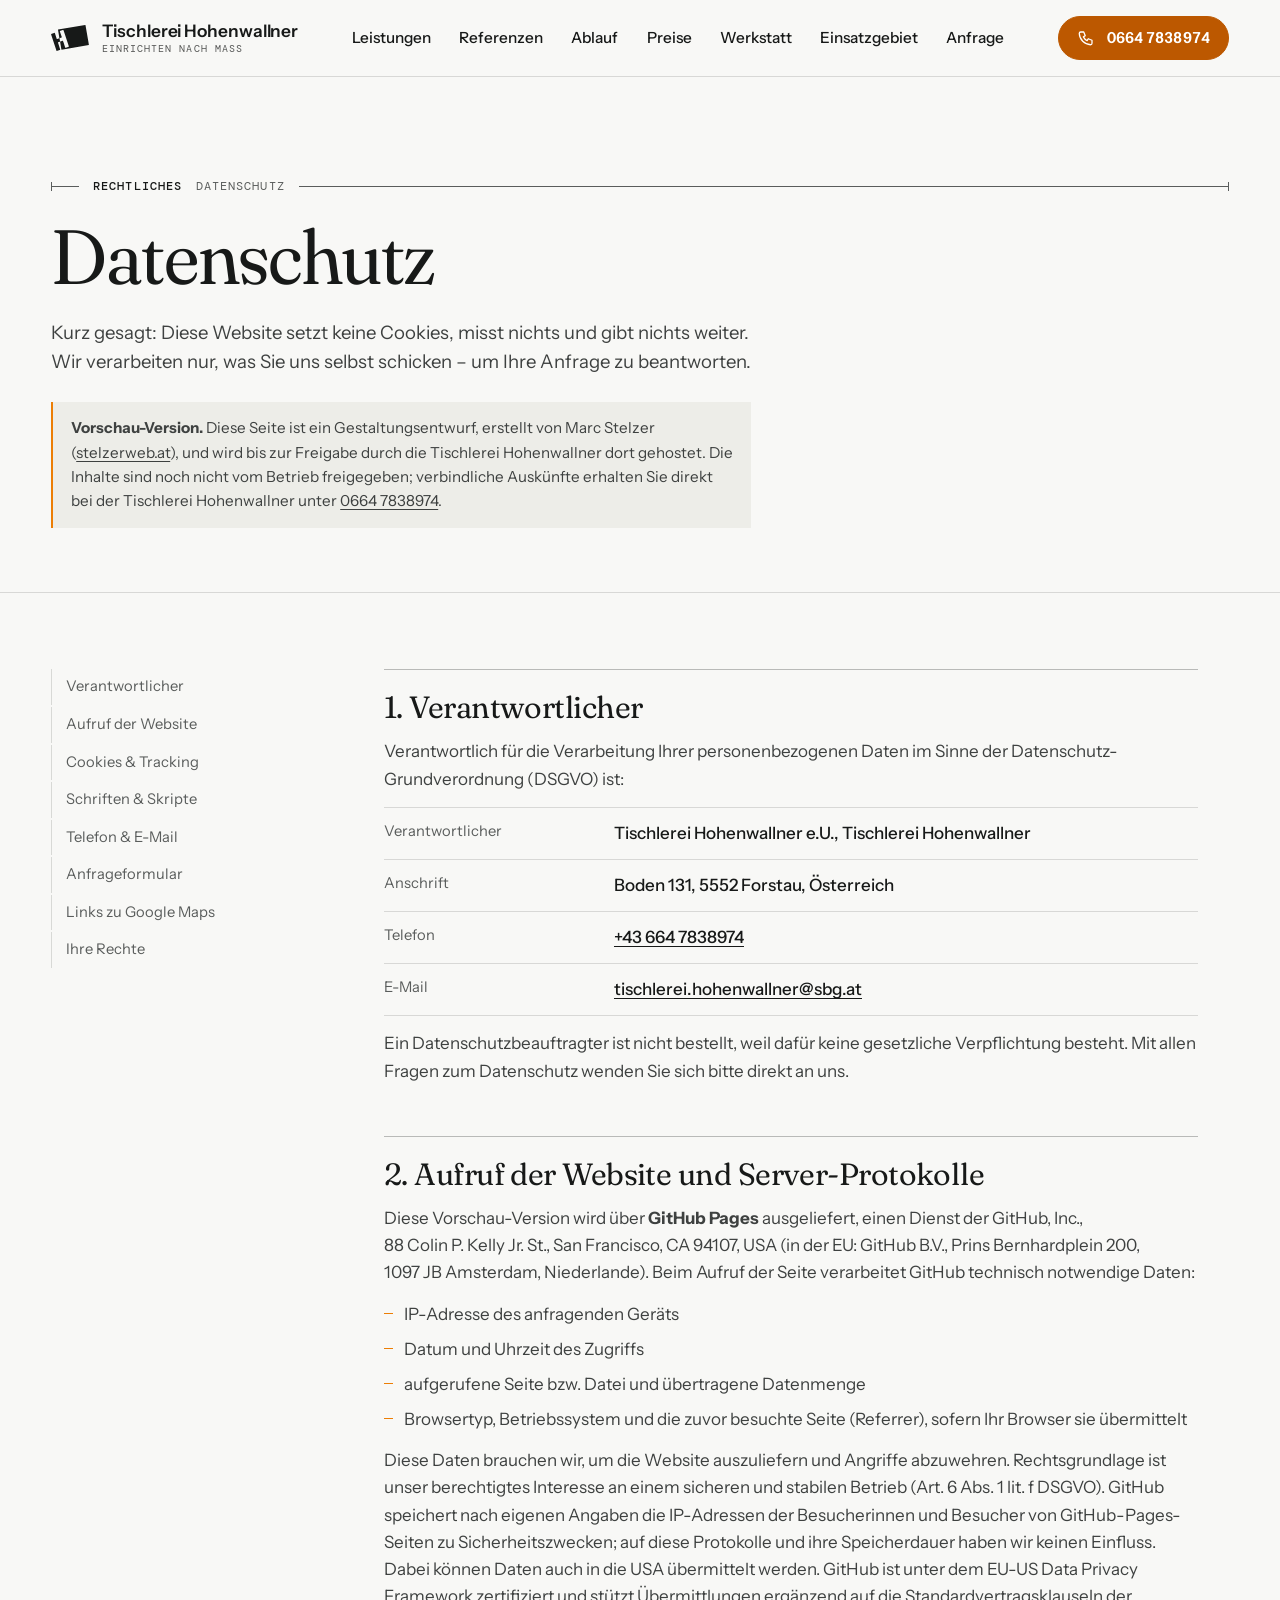
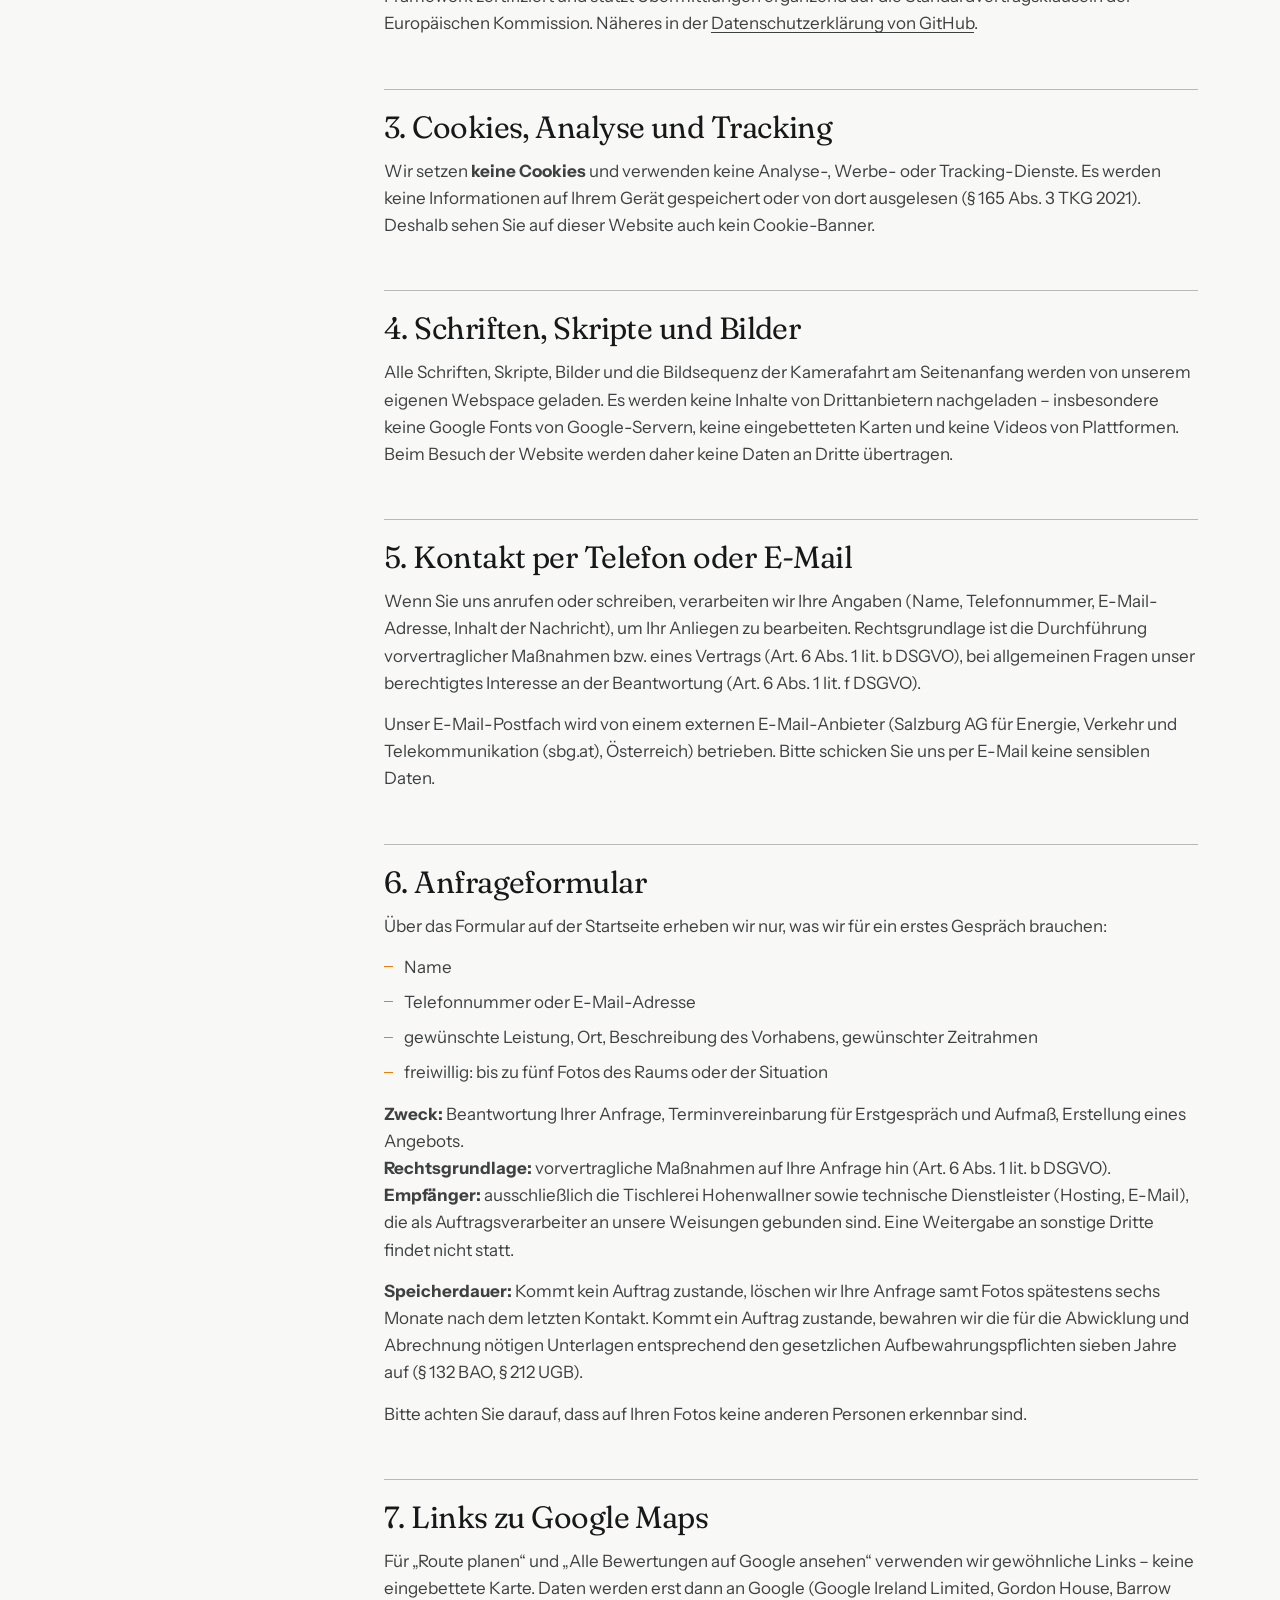
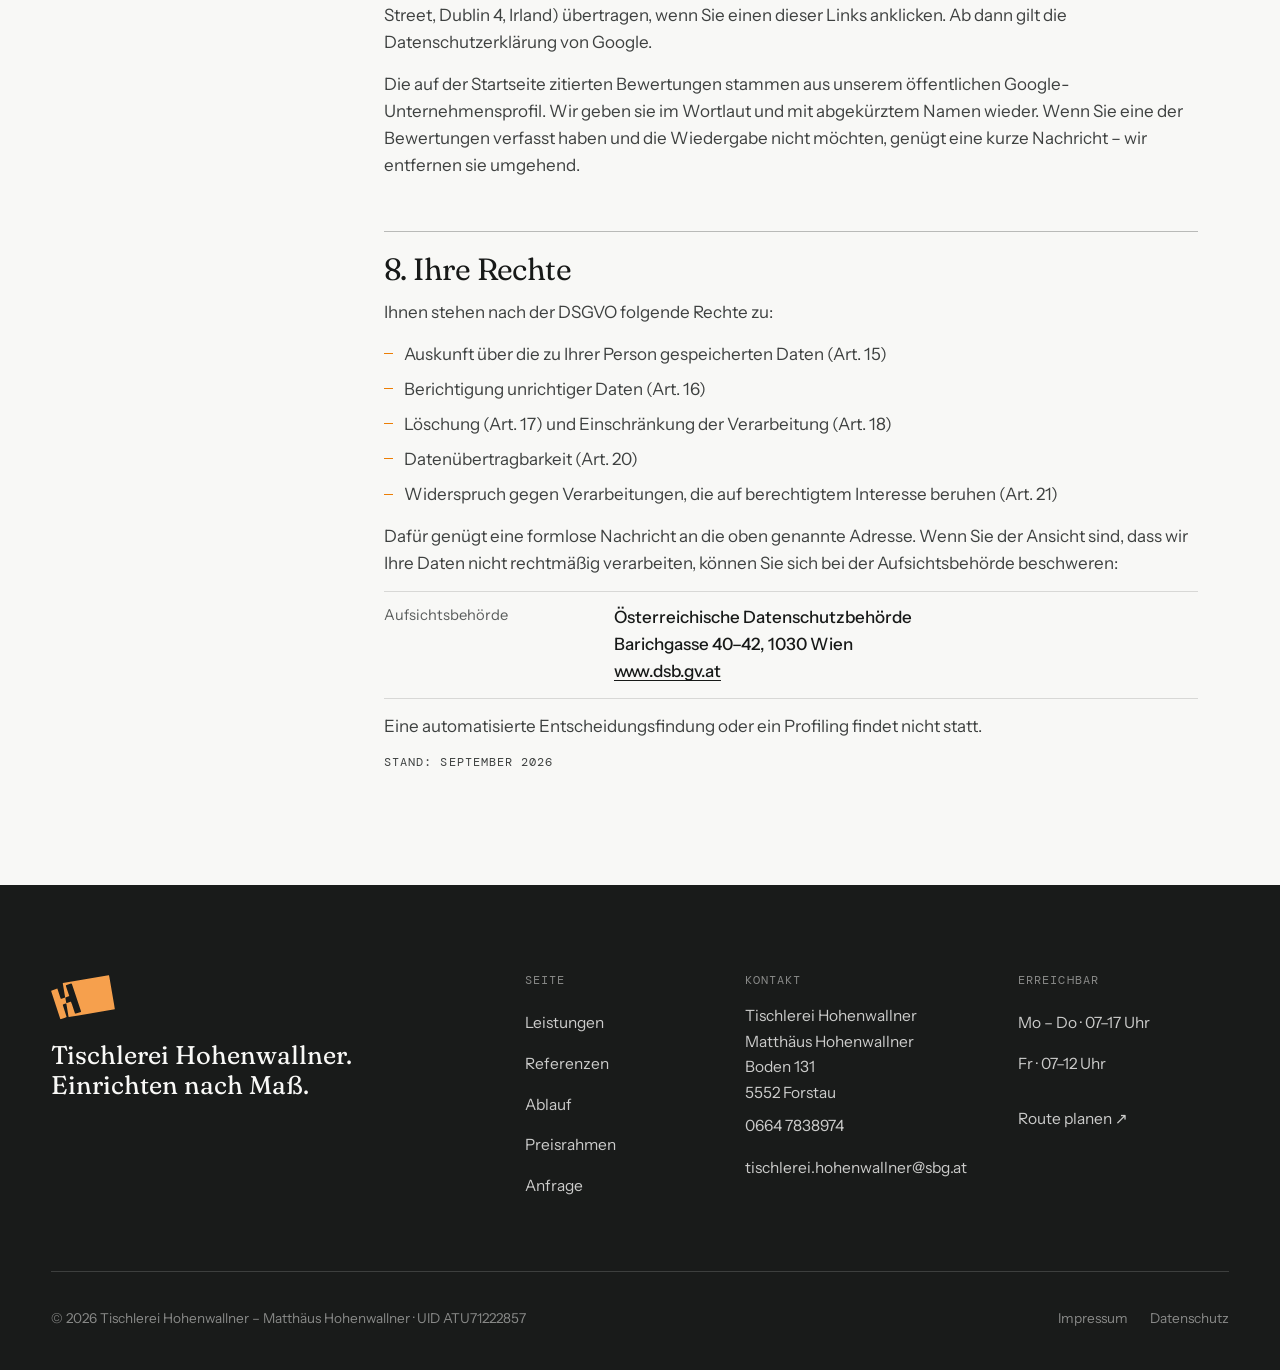
<file: datenschutz.html>
<!DOCTYPE html>
<html lang="de-AT">
<head>
  <meta charset="UTF-8" />
  <meta name="viewport" content="width=device-width, initial-scale=1.0, viewport-fit=cover" />
  <title>Datenschutz · Tischlerei Hohenwallner – Matthäus Hohenwallner, Forstau</title>
  <meta name="description" content="Datenschutzinformation der Tischlerei Hohenwallner: welche Daten wir verarbeiten, wozu, wie lange – und welche Rechte Sie haben." />
  <meta name="theme-color" content="#F8F8F6" />
  <meta name="robots" content="noindex, follow" />
  <meta name="format-detection" content="telephone=no" />
  <link rel="icon" type="image/svg+xml" href="assets/logo/favicon.svg" />

  <!-- Schriften lokal eingebunden – keine Anfragen an Dritte -->
  <link rel="preload" href="assets/fonts/fraunces-latin-full-normal.woff2" as="font" type="font/woff2" crossorigin />
  <link rel="preload" href="assets/fonts/instrument-sans-latin-wght-normal.woff2" as="font" type="font/woff2" crossorigin />
  <link rel="stylesheet" href="assets/css/fonts.css" />
  <link rel="stylesheet" href="assets/css/styles.css" />
  <link rel="stylesheet" href="assets/css/theme.css" />
  <script>document.documentElement.className += " js";</script>
</head>
<body>
  <a class="skip" href="#inhalt">Zum Inhalt springen</a>
  <svg width="0" height="0" style="position:absolute" aria-hidden="true" focusable="false">
    <symbol id="i-phone" viewBox="0 0 24 24" fill="none" stroke="currentColor" stroke-width="1.7" stroke-linecap="round" stroke-linejoin="round"><path d="M5 4h4l2 5-2.5 1.5a11 11 0 0 0 5 5L15 13l5 2v4a2 2 0 0 1-2 2A16 16 0 0 1 3 6a2 2 0 0 1 2-2Z"/></symbol>
    <symbol id="i-arrow" viewBox="0 0 24 24" fill="none" stroke="currentColor" stroke-width="1.7" stroke-linecap="round" stroke-linejoin="round"><path d="M5 12h14M13 6l6 6-6 6"/></symbol>
    <symbol id="i-upload" viewBox="0 0 24 24" fill="none" stroke="currentColor" stroke-width="1.6" stroke-linecap="round" stroke-linejoin="round"><rect x="3" y="4" width="18" height="16" rx="2"/><circle cx="8.5" cy="9.5" r="1.6"/><path d="m21 15-4.5-4.5L7 20"/></symbol>
    <symbol id="logo" viewBox="0 0 640 445"><path d="M575.1 1.8L579.8 3.1L584.1 22.9L628.9 282.7L637.9 337.1L637.3 341.4L274.7 405.0L177.3 420.3L174.4 412.5L153.6 288.1L152.1 286.2L145.0 286.2L119.4 295.6L118.7 302.5L156.2 420.1L134.2 429.5L93.8 442.8L6.1 174.6L1.7 160.7L2.2 156.8L63.3 134.7L97.3 237.9L105.9 238.4L141.6 224.9L117.9 83.9L119.4 80.8ZM199.7 86.1L149.3 103.7L149.7 111.8L182.9 209.6L177.3 213.7L144.5 224.7L144.4 235.6L153.0 281.0L159.8 281.0L194.3 267.9L199.5 267.9L210.3 294.4L240.0 385.5L250.0 386.1L299.0 369.8L300.0 361.3L215.0 106.4L207.7 86.6Z"/></symbol>
  </svg>

  <header class="nav nav--page">
    <div class="wrap nav__in">
      <a class="brand" href="index.html" aria-label="Tischlerei Hohenwallner – zur Startseite">
        <svg viewBox="0 0 640 445" aria-hidden="true"><use href="#logo" /></svg>
        <span class="brand__txt">
          <span class="brand__name">Tischlerei Hohenwallner</span>
          <span class="brand__tag">Einrichten nach Maß</span>
        </span>
      </a>
      <nav class="nav__links" id="hauptmenue" aria-label="Hauptmenü">
        <a href="index.html#leistungen">Leistungen</a>
        <a href="index.html#referenzen">Referenzen</a>
        <a href="index.html#ablauf">Ablauf</a>
        <a href="index.html#preise">Preise</a>
        <a href="index.html#werkstatt">Werkstatt</a>
        <a href="index.html#gebiet">Einsatzgebiet</a>
        <a href="index.html#anfrage">Anfrage</a>
      </nav>
      <div class="nav__cta">
        <a class="btn btn--call btn--sm" href="tel:+436647838974" aria-label="Tischlerei Hohenwallner anrufen: 0664 7838974">
          <svg aria-hidden="true"><use href="#i-phone" /></svg><span class="num">0664 7838974</span>
        </a>
        <button class="nav__toggle" type="button" aria-expanded="false" aria-controls="hauptmenue" aria-label="Menü öffnen"><span></span></button>
      </div>
    </div>
  </header>

  <main id="inhalt">
    <div class="page-head">
      <div class="wrap">
        <p class="dim mono"><b>Rechtliches</b> Datenschutz</p>
        <h1>Datenschutz</h1>
        <p class="lead">Kurz gesagt: Diese Website setzt keine Cookies, misst nichts und gibt nichts weiter. Wir verarbeiten nur, was Sie uns selbst schicken – um Ihre Anfrage zu beantworten.</p>
        <p class="preview-note"><strong>Vorschau-Version.</strong> Diese Seite ist ein Gestaltungsentwurf, erstellt von Marc Stelzer (<a href="https://stelzerweb.at/">stelzerweb.at</a>), und wird bis zur Freigabe durch die Tischlerei Hohenwallner dort gehostet. Die Inhalte sind noch nicht vom Betrieb freigegeben; verbindliche Auskünfte erhalten Sie direkt bei der Tischlerei Hohenwallner unter <a href="tel:+436647838974">0664 7838974</a>.</p>
      </div>
    </div>

    <div class="wrap legal">
      <nav class="legal__toc" aria-label="Inhalt">
        <a href="#verantwortlich">Verantwortlicher</a>
        <a href="#aufruf">Aufruf der Website</a>
        <a href="#cookies">Cookies &amp; Tracking</a>
        <a href="#einbindungen">Schriften &amp; Skripte</a>
        <a href="#kontakt">Telefon &amp; E-Mail</a>
        <a href="#formular">Anfrageformular</a>
        <a href="#links">Links zu Google Maps</a>
        <a href="#rechte">Ihre Rechte</a>
      </nav>

      <div class="legal__body">
        <section id="verantwortlich">
          <h2>1. Verantwortlicher</h2>
          <p>Verantwortlich für die Verarbeitung Ihrer personenbezogenen Daten im Sinne der Datenschutz-Grundverordnung (DSGVO) ist:</p>
          <dl class="ldata">
            <dt>Verantwortlicher</dt><dd>Tischlerei Hohenwallner e.U., Tischlerei Hohenwallner</dd>
            <dt>Anschrift</dt><dd>Boden 131, 5552 Forstau, Österreich</dd>
            <dt>Telefon</dt><dd><a href="tel:+436647838974">+43 664 7838974</a></dd>
            <dt>E-Mail</dt><dd><a href="mailto:tischlerei.hohenwallner@sbg.at">tischlerei.hohenwallner@sbg.at</a></dd>
          </dl>
          <p>Ein Datenschutzbeauftragter ist nicht bestellt, weil dafür keine gesetzliche Verpflichtung besteht. Mit allen Fragen zum Datenschutz wenden Sie sich bitte direkt an uns.</p>
        </section>

        <section id="aufruf">
          <h2>2. Aufruf der Website und Server-Protokolle</h2>
          <!-- Gilt fuer die Vorschau auf GitHub Pages. Beim Umzug auf das endgueltige Hosting: recht.hosting in kunde.json aendern. -->
          <p>Diese Vorschau-Version wird über <strong>GitHub Pages</strong> ausgeliefert, einen Dienst der GitHub,&nbsp;Inc., 88&nbsp;Colin&nbsp;P.&nbsp;Kelly&nbsp;Jr.&nbsp;St., San&nbsp;Francisco, CA&nbsp;94107, USA (in der EU: GitHub&nbsp;B.V., Prins Bernhardplein&nbsp;200, 1097&nbsp;JB Amsterdam, Niederlande). Beim Aufruf der Seite verarbeitet GitHub technisch notwendige Daten:</p>
          <ul>
            <li>IP-Adresse des anfragenden Geräts</li>
            <li>Datum und Uhrzeit des Zugriffs</li>
            <li>aufgerufene Seite bzw. Datei und übertragene Datenmenge</li>
            <li>Browsertyp, Betriebssystem und die zuvor besuchte Seite (Referrer), sofern Ihr Browser sie übermittelt</li>
          </ul>
          <p>Diese Daten brauchen wir, um die Website auszuliefern und Angriffe abzuwehren. Rechtsgrundlage ist unser berechtigtes Interesse an einem sicheren und stabilen Betrieb (Art.&nbsp;6 Abs.&nbsp;1 lit.&nbsp;f DSGVO). GitHub speichert nach eigenen Angaben die IP-Adressen der Besucherinnen und Besucher von GitHub-Pages-Seiten zu Sicherheitszwecken; auf diese Protokolle und ihre Speicherdauer haben wir keinen Einfluss. Dabei können Daten auch in die USA übermittelt werden. GitHub ist unter dem EU-US Data Privacy Framework zertifiziert und stützt Übermittlungen ergänzend auf die Standardvertragsklauseln der Europäischen Kommission. Näheres in der <a href="https://docs.github.com/de/site-policy/privacy-policies/github-general-privacy-statement" target="_blank" rel="noopener">Datenschutzerklärung von GitHub</a>.</p>
        </section>

        <section id="cookies">
          <h2>3. Cookies, Analyse und Tracking</h2>
          <p>Wir setzen <strong>keine Cookies</strong> und verwenden keine Analyse-, Werbe- oder Tracking-Dienste. Es werden keine Informationen auf Ihrem Gerät gespeichert oder von dort ausgelesen (§&nbsp;165 Abs.&nbsp;3 TKG&nbsp;2021). Deshalb sehen Sie auf dieser Website auch kein Cookie-Banner.</p>
        </section>

        <section id="einbindungen">
          <h2>4. Schriften, Skripte und Bilder</h2>
          <p>Alle Schriften, Skripte, Bilder und die Bildsequenz der Kamerafahrt am Seitenanfang werden von unserem eigenen Webspace geladen. Es werden keine Inhalte von Drittanbietern nachgeladen – insbesondere keine Google Fonts von Google-Servern, keine eingebetteten Karten und keine Videos von Plattformen. Beim Besuch der Website werden daher keine Daten an Dritte übertragen.</p>
        </section>

        <section id="kontakt">
          <h2>5. Kontakt per Telefon oder E-Mail</h2>
          <p>Wenn Sie uns anrufen oder schreiben, verarbeiten wir Ihre Angaben (Name, Telefonnummer, E-Mail-Adresse, Inhalt der Nachricht), um Ihr Anliegen zu bearbeiten. Rechtsgrundlage ist die Durchführung vorvertraglicher Maßnahmen bzw. eines Vertrags (Art.&nbsp;6 Abs.&nbsp;1 lit.&nbsp;b DSGVO), bei allgemeinen Fragen unser berechtigtes Interesse an der Beantwortung (Art.&nbsp;6 Abs.&nbsp;1 lit.&nbsp;f DSGVO).</p>
          <p>Unser E-Mail-Postfach wird von einem externen E-Mail-Anbieter (Salzburg AG für Energie, Verkehr und Telekommunikation (sbg.at), Österreich) betrieben. Bitte schicken Sie uns per E-Mail keine sensiblen Daten.</p>
        </section>

        <section id="formular">
          <h2>6. Anfrageformular</h2>
          <p>Über das Formular auf der Startseite erheben wir nur, was wir für ein erstes Gespräch brauchen:</p>
          <ul>
            <li>Name</li>
            <li>Telefonnummer oder E-Mail-Adresse</li>
            <li>gewünschte Leistung, Ort, Beschreibung des Vorhabens, gewünschter Zeitrahmen</li>
            <li>freiwillig: bis zu fünf Fotos des Raums oder der Situation</li>
          </ul>
          <p><strong>Zweck:</strong> Beantwortung Ihrer Anfrage, Terminvereinbarung für Erstgespräch und Aufmaß, Erstellung eines Angebots.<br />
             <strong>Rechtsgrundlage:</strong> vorvertragliche Maßnahmen auf Ihre Anfrage hin (Art.&nbsp;6 Abs.&nbsp;1 lit.&nbsp;b DSGVO).<br />
             <strong>Empfänger:</strong> ausschließlich die Tischlerei Hohenwallner sowie technische Dienstleister (Hosting, E-Mail), die als Auftragsverarbeiter an unsere Weisungen gebunden sind. Eine Weitergabe an sonstige Dritte findet nicht statt.</p>
          <p><strong>Speicherdauer:</strong> Kommt kein Auftrag zustande, löschen wir Ihre Anfrage samt Fotos spätestens sechs Monate nach dem letzten Kontakt. Kommt ein Auftrag zustande, bewahren wir die für die Abwicklung und Abrechnung nötigen Unterlagen entsprechend den gesetzlichen Aufbewahrungspflichten sieben Jahre auf (§&nbsp;132 BAO, §&nbsp;212 UGB).</p>
          <p>Bitte achten Sie darauf, dass auf Ihren Fotos keine anderen Personen erkennbar sind.</p>
        </section>

        <section id="links">
          <h2>7. Links zu Google Maps</h2>
          <p>Für „Route planen“ und „Alle Bewertungen auf Google ansehen“ verwenden wir gewöhnliche Links – keine eingebettete Karte. Daten werden erst dann an Google (Google Ireland Limited, Gordon House, Barrow Street, Dublin&nbsp;4, Irland) übertragen, wenn Sie einen dieser Links anklicken. Ab dann gilt die Datenschutzerklärung von Google.</p>
          <p>Die auf der Startseite zitierten Bewertungen stammen aus unserem öffentlichen Google-Unternehmensprofil. Wir geben sie im Wortlaut und mit abgekürztem Namen wieder. Wenn Sie eine der Bewertungen verfasst haben und die Wiedergabe nicht möchten, genügt eine kurze Nachricht – wir entfernen sie umgehend.</p>
        </section>

        <section id="rechte">
          <h2>8. Ihre Rechte</h2>
          <p>Ihnen stehen nach der DSGVO folgende Rechte zu:</p>
          <ul>
            <li>Auskunft über die zu Ihrer Person gespeicherten Daten (Art.&nbsp;15)</li>
            <li>Berichtigung unrichtiger Daten (Art.&nbsp;16)</li>
            <li>Löschung (Art.&nbsp;17) und Einschränkung der Verarbeitung (Art.&nbsp;18)</li>
            <li>Datenübertragbarkeit (Art.&nbsp;20)</li>
            <li>Widerspruch gegen Verarbeitungen, die auf berechtigtem Interesse beruhen (Art.&nbsp;21)</li>
          </ul>
          <p>Dafür genügt eine formlose Nachricht an die oben genannte Adresse. Wenn Sie der Ansicht sind, dass wir Ihre Daten nicht rechtmäßig verarbeiten, können Sie sich bei der Aufsichtsbehörde beschweren:</p>
          <dl class="ldata">
            <dt>Aufsichtsbehörde</dt><dd>Österreichische Datenschutzbehörde<br />Barichgasse 40–42, 1030 Wien<br /><a href="https://www.dsb.gv.at" target="_blank" rel="noopener">www.dsb.gv.at</a></dd>
          </dl>
          <p>Eine automatisierte Entscheidungsfindung oder ein Profiling findet nicht statt.</p>
          <p class="mono muted">Stand: September 2026</p>
        </section>
      </div>
    </div>
  </main>

  <footer class="foot">
    <div class="wrap">
      <div class="foot__top">
        <div class="foot__brand">
          <svg viewBox="0 0 640 445" aria-hidden="true"><use href="#logo" /></svg>
          <p>Tischlerei Hohenwallner. Einrichten nach Maß.</p>
        </div>
        <div>
          <h2 class="foot__h">Seite</h2>
          <ul>
            <li><a href="index.html#leistungen">Leistungen</a></li>
            <li><a href="index.html#referenzen">Referenzen</a></li>
            <li><a href="index.html#ablauf">Ablauf</a></li>
            <li><a href="index.html#preise">Preisrahmen</a></li>
            <li><a href="index.html#anfrage">Anfrage</a></li>
          </ul>
        </div>
        <div>
          <h2 class="foot__h">Kontakt</h2>
          <address>
            Tischlerei Hohenwallner<br />Matthäus Hohenwallner<br />Boden 131<br />5552 Forstau<br />
            <a href="tel:+436647838974">0664 7838974</a><br />
            <a href="mailto:tischlerei.hohenwallner@sbg.at">tischlerei.hohenwallner@sbg.at</a>
          </address>
        </div>
        <div>
          <h2 class="foot__h">Erreichbar</h2>
          <ul>
            <li>Mo – Do · 07–17 Uhr</li>
            <li>Fr · 07–12 Uhr</li>
            <li style="margin-top:14px"><a href="https://www.google.com/maps/dir/?api=1&amp;destination=Tischlerei+Hohenwallner+Boden+131+5552+Forstau" target="_blank" rel="noopener">Route planen ↗</a></li>
          </ul>
        </div>
      </div>
      <div class="foot__bot">
        <span>© <span data-year>2026</span> Tischlerei Hohenwallner – Matthäus Hohenwallner · UID ATU71222857</span>
        <nav aria-label="Rechtliches"><a href="impressum.html">Impressum</a><a href="datenschutz.html" aria-current="page">Datenschutz</a></nav>
      </div>
    </div>
  </footer>

  <script src="assets/js/site.js"></script>
</body>
</html>
</file>
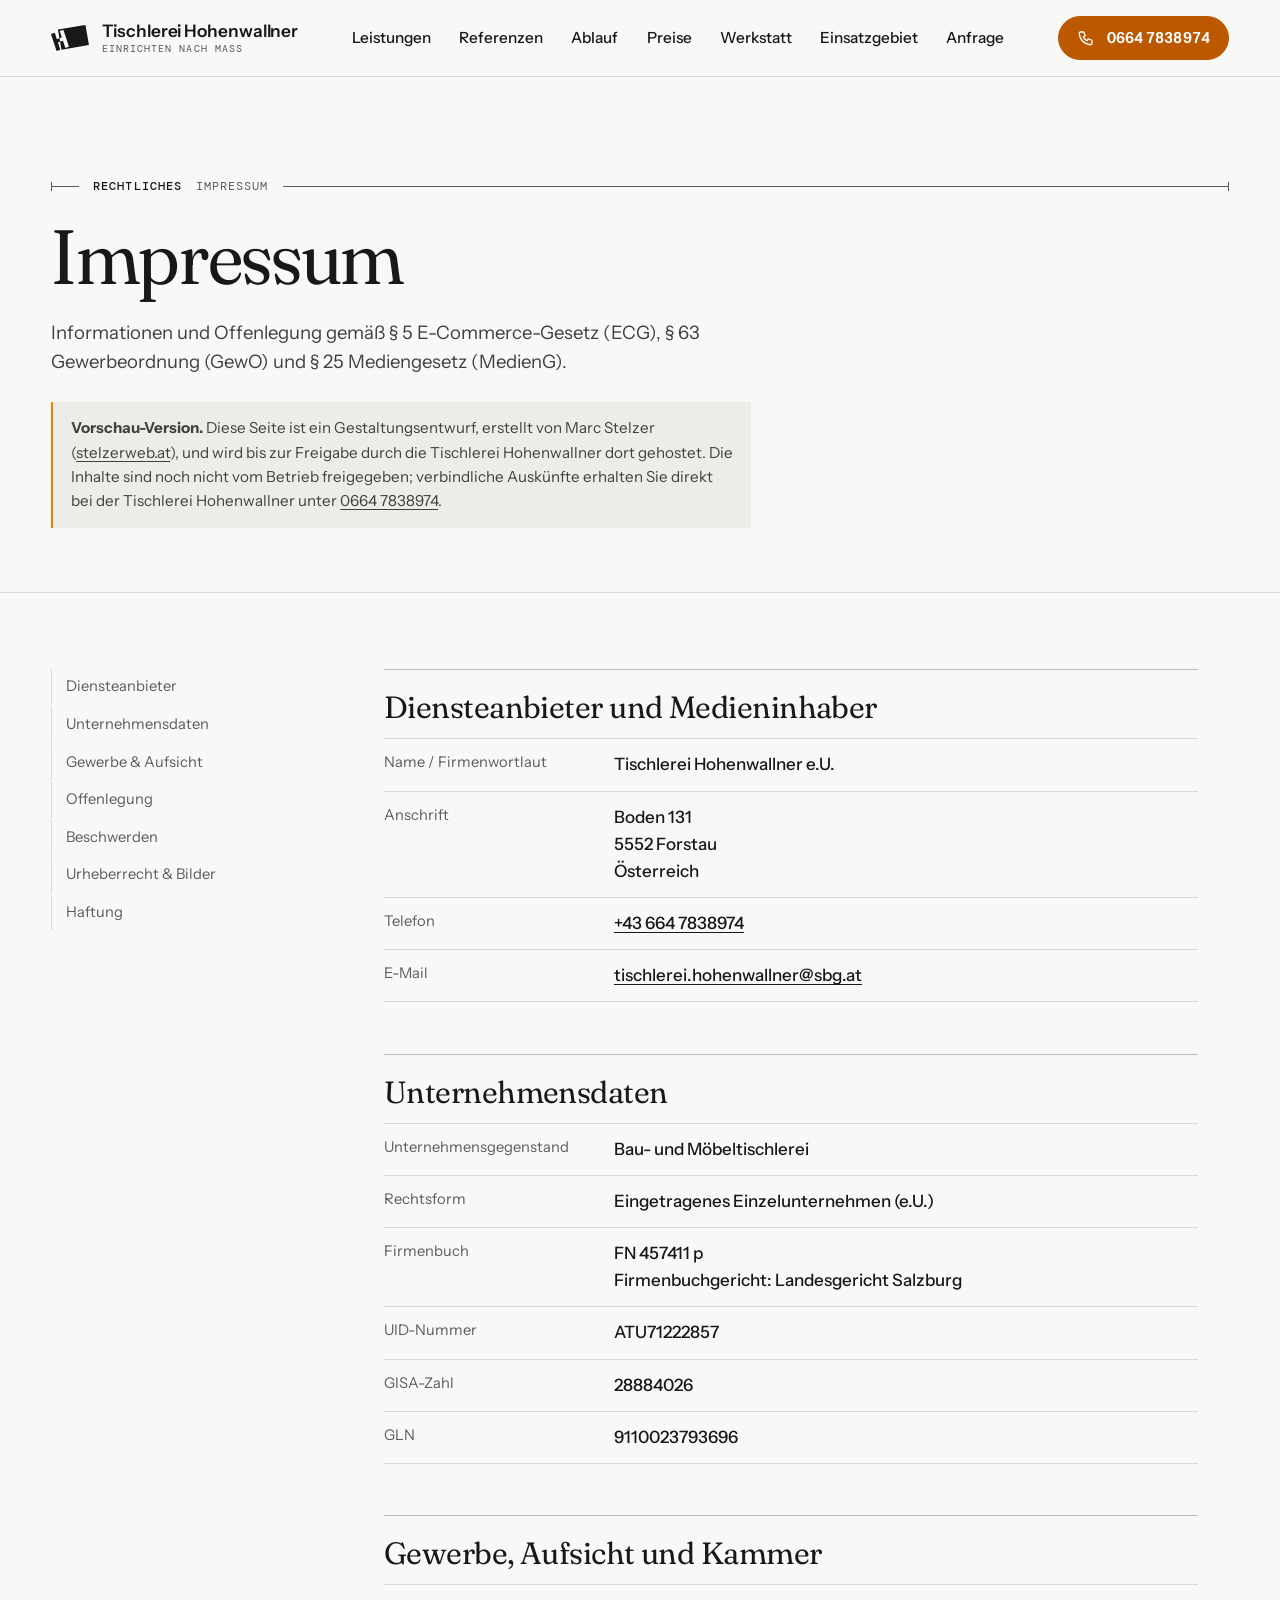
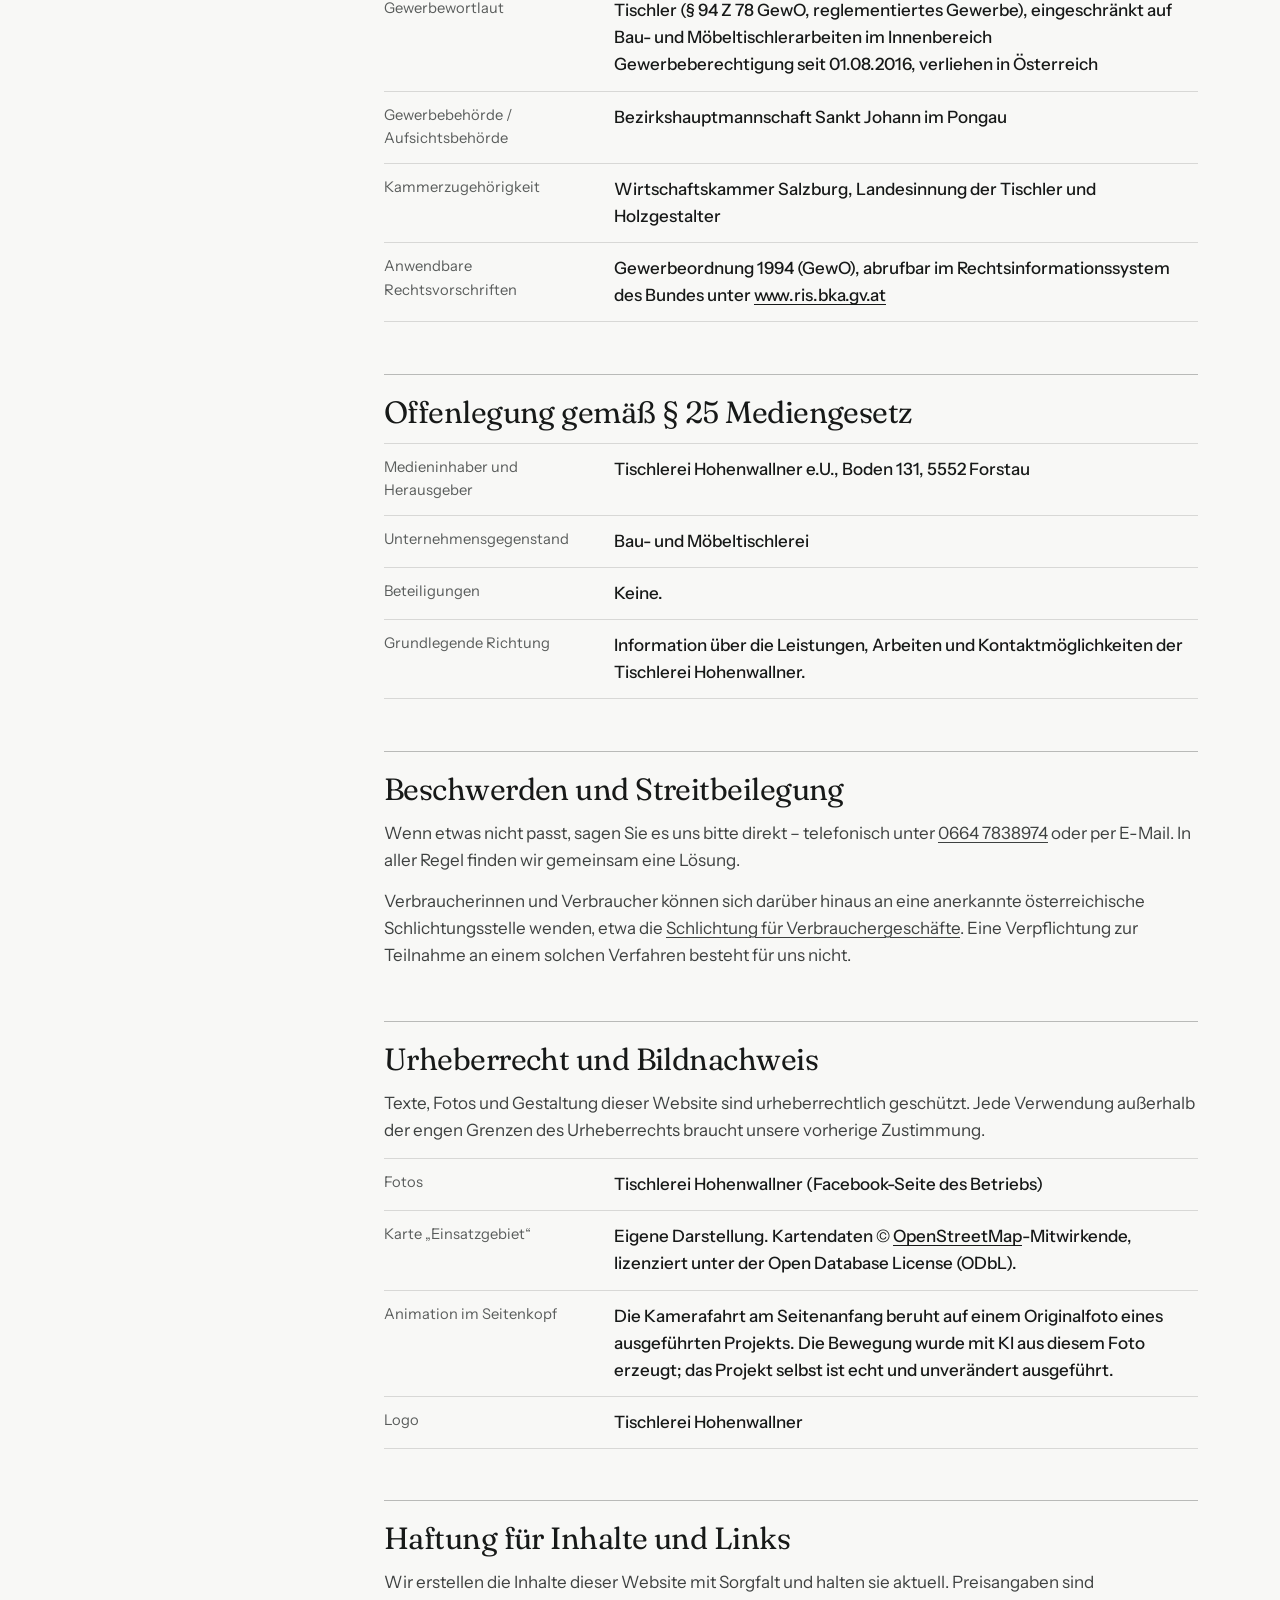
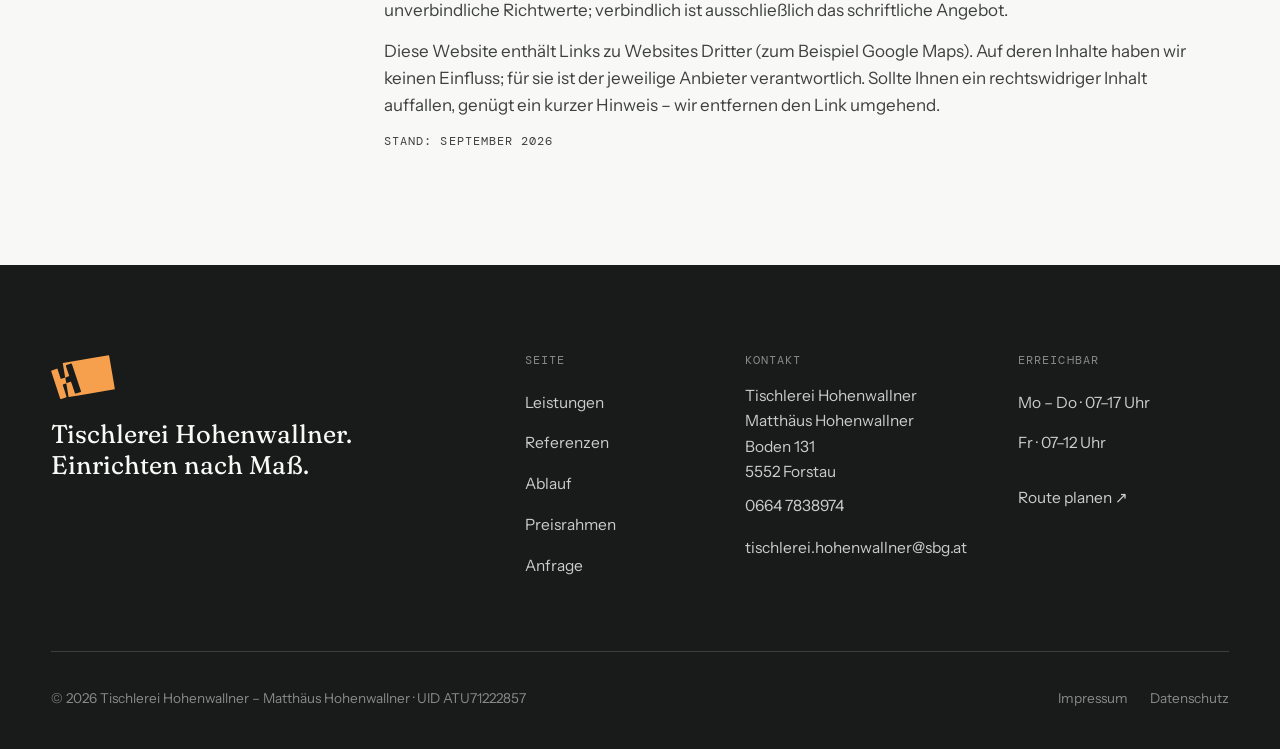
<file: impressum.html>
<!DOCTYPE html>
<html lang="de-AT">
<head>
  <meta charset="UTF-8" />
  <meta name="viewport" content="width=device-width, initial-scale=1.0, viewport-fit=cover" />
  <title>Impressum · Tischlerei Hohenwallner – Matthäus Hohenwallner, Forstau</title>
  <meta name="description" content="Impressum und Offenlegung der Tischlerei Hohenwallner – Matthäus Hohenwallner, Boden 131, 5552 Forstau." />
  <meta name="theme-color" content="#F8F8F6" />
  <meta name="robots" content="noindex, follow" />
  <meta name="format-detection" content="telephone=no" />
  <link rel="icon" type="image/svg+xml" href="assets/logo/favicon.svg" />

  <!-- Schriften lokal eingebunden – keine Anfragen an Dritte -->
  <link rel="preload" href="assets/fonts/fraunces-latin-full-normal.woff2" as="font" type="font/woff2" crossorigin />
  <link rel="preload" href="assets/fonts/instrument-sans-latin-wght-normal.woff2" as="font" type="font/woff2" crossorigin />
  <link rel="stylesheet" href="assets/css/fonts.css" />
  <link rel="stylesheet" href="assets/css/styles.css" />
  <link rel="stylesheet" href="assets/css/theme.css" />
  <script>document.documentElement.className += " js";</script>
</head>
<body>
  <a class="skip" href="#inhalt">Zum Inhalt springen</a>
  <svg width="0" height="0" style="position:absolute" aria-hidden="true" focusable="false">
    <symbol id="i-phone" viewBox="0 0 24 24" fill="none" stroke="currentColor" stroke-width="1.7" stroke-linecap="round" stroke-linejoin="round"><path d="M5 4h4l2 5-2.5 1.5a11 11 0 0 0 5 5L15 13l5 2v4a2 2 0 0 1-2 2A16 16 0 0 1 3 6a2 2 0 0 1 2-2Z"/></symbol>
    <symbol id="i-arrow" viewBox="0 0 24 24" fill="none" stroke="currentColor" stroke-width="1.7" stroke-linecap="round" stroke-linejoin="round"><path d="M5 12h14M13 6l6 6-6 6"/></symbol>
    <symbol id="i-upload" viewBox="0 0 24 24" fill="none" stroke="currentColor" stroke-width="1.6" stroke-linecap="round" stroke-linejoin="round"><rect x="3" y="4" width="18" height="16" rx="2"/><circle cx="8.5" cy="9.5" r="1.6"/><path d="m21 15-4.5-4.5L7 20"/></symbol>
    <symbol id="logo" viewBox="0 0 640 445"><path d="M575.1 1.8L579.8 3.1L584.1 22.9L628.9 282.7L637.9 337.1L637.3 341.4L274.7 405.0L177.3 420.3L174.4 412.5L153.6 288.1L152.1 286.2L145.0 286.2L119.4 295.6L118.7 302.5L156.2 420.1L134.2 429.5L93.8 442.8L6.1 174.6L1.7 160.7L2.2 156.8L63.3 134.7L97.3 237.9L105.9 238.4L141.6 224.9L117.9 83.9L119.4 80.8ZM199.7 86.1L149.3 103.7L149.7 111.8L182.9 209.6L177.3 213.7L144.5 224.7L144.4 235.6L153.0 281.0L159.8 281.0L194.3 267.9L199.5 267.9L210.3 294.4L240.0 385.5L250.0 386.1L299.0 369.8L300.0 361.3L215.0 106.4L207.7 86.6Z"/></symbol>
  </svg>

  <header class="nav nav--page">
    <div class="wrap nav__in">
      <a class="brand" href="index.html" aria-label="Tischlerei Hohenwallner – zur Startseite">
        <svg viewBox="0 0 640 445" aria-hidden="true"><use href="#logo" /></svg>
        <span class="brand__txt">
          <span class="brand__name">Tischlerei Hohenwallner</span>
          <span class="brand__tag">Einrichten nach Maß</span>
        </span>
      </a>
      <nav class="nav__links" id="hauptmenue" aria-label="Hauptmenü">
        <a href="index.html#leistungen">Leistungen</a>
        <a href="index.html#referenzen">Referenzen</a>
        <a href="index.html#ablauf">Ablauf</a>
        <a href="index.html#preise">Preise</a>
        <a href="index.html#werkstatt">Werkstatt</a>
        <a href="index.html#gebiet">Einsatzgebiet</a>
        <a href="index.html#anfrage">Anfrage</a>
      </nav>
      <div class="nav__cta">
        <a class="btn btn--call btn--sm" href="tel:+436647838974" aria-label="Tischlerei Hohenwallner anrufen: 0664 7838974">
          <svg aria-hidden="true"><use href="#i-phone" /></svg><span class="num">0664 7838974</span>
        </a>
        <button class="nav__toggle" type="button" aria-expanded="false" aria-controls="hauptmenue" aria-label="Menü öffnen"><span></span></button>
      </div>
    </div>
  </header>

  <main id="inhalt">
    <div class="page-head">
      <div class="wrap">
        <p class="dim mono"><b>Rechtliches</b> Impressum</p>
        <h1>Impressum</h1>
        <p class="lead">Informationen und Offenlegung gemäß §&nbsp;5 E-Commerce-Gesetz (ECG), §&nbsp;63 Gewerbeordnung (GewO) und §&nbsp;25 Mediengesetz (MedienG).</p>
        <p class="preview-note"><strong>Vorschau-Version.</strong> Diese Seite ist ein Gestaltungsentwurf, erstellt von Marc Stelzer (<a href="https://stelzerweb.at/">stelzerweb.at</a>), und wird bis zur Freigabe durch die Tischlerei Hohenwallner dort gehostet. Die Inhalte sind noch nicht vom Betrieb freigegeben; verbindliche Auskünfte erhalten Sie direkt bei der Tischlerei Hohenwallner unter <a href="tel:+436647838974">0664 7838974</a>.</p>
      </div>
    </div>

    <div class="wrap legal">
      <nav class="legal__toc" aria-label="Inhalt">
        <a href="#anbieter">Diensteanbieter</a>
        <a href="#unternehmen">Unternehmensdaten</a>
        <a href="#gewerbe">Gewerbe &amp; Aufsicht</a>
        <a href="#offenlegung">Offenlegung</a>
        <a href="#streit">Beschwerden</a>
        <a href="#urheber">Urheberrecht &amp; Bilder</a>
        <a href="#haftung">Haftung</a>
      </nav>

      <div class="legal__body">
        <section id="anbieter">
          <h2>Diensteanbieter und Medieninhaber</h2>
          <dl class="ldata">
            <dt>Name / Firmenwortlaut</dt><dd>Tischlerei Hohenwallner e.U.</dd>
            <dt>Anschrift</dt><dd>Boden 131<br />5552 Forstau<br />Österreich</dd>
            <dt>Telefon</dt><dd><a href="tel:+436647838974">+43 664 7838974</a></dd>
            <dt>E-Mail</dt><dd><a href="mailto:tischlerei.hohenwallner@sbg.at">tischlerei.hohenwallner@sbg.at</a></dd>
          </dl>
        </section>

        <section id="unternehmen">
          <h2>Unternehmensdaten</h2>
          <dl class="ldata">
            <dt>Unternehmensgegenstand</dt><dd>Bau- und Möbeltischlerei</dd>
            <dt>Rechtsform</dt><dd>Eingetragenes Einzelunternehmen (e.U.)</dd>
            <dt>Firmenbuch</dt><dd>FN 457411 p<br />Firmenbuchgericht: Landesgericht Salzburg</dd>
            <dt>UID-Nummer</dt><dd>ATU71222857</dd>
            <dt>GISA-Zahl</dt><dd>28884026</dd>
            <dt>GLN</dt><dd>9110023793696</dd>
          </dl>
        </section>

        <section id="gewerbe">
          <h2>Gewerbe, Aufsicht und Kammer</h2>
          <dl class="ldata">
            <dt>Gewerbewortlaut</dt><dd>Tischler (§ 94 Z 78 GewO, reglementiertes Gewerbe), eingeschränkt auf Bau- und Möbeltischlerarbeiten im Innenbereich<br />Gewerbeberechtigung seit 01.08.2016, verliehen in Österreich</dd>
            <dt>Gewerbebehörde / Aufsichtsbehörde</dt><dd>Bezirkshauptmannschaft Sankt Johann im Pongau</dd>
            <dt>Kammerzugehörigkeit</dt><dd>Wirtschaftskammer Salzburg, Landesinnung der Tischler und Holzgestalter</dd>
            <dt>Anwendbare Rechtsvorschriften</dt><dd>Gewerbeordnung 1994 (GewO), abrufbar im Rechtsinformationssystem des Bundes unter <a href="https://www.ris.bka.gv.at" target="_blank" rel="noopener">www.ris.bka.gv.at</a></dd>
          </dl>
        </section>

        <section id="offenlegung">
          <h2>Offenlegung gemäß § 25 Mediengesetz</h2>
          <dl class="ldata">
            <dt>Medieninhaber und Herausgeber</dt><dd>Tischlerei Hohenwallner e.U., Boden 131, 5552 Forstau</dd>
            <dt>Unternehmensgegenstand</dt><dd>Bau- und Möbeltischlerei</dd>
            <dt>Beteiligungen</dt><dd>Keine.</dd>
            <dt>Grundlegende Richtung</dt><dd>Information über die Leistungen, Arbeiten und Kontaktmöglichkeiten der Tischlerei Hohenwallner.</dd>
          </dl>
        </section>

        <section id="streit">
          <h2>Beschwerden und Streitbeilegung</h2>
          <p>Wenn etwas nicht passt, sagen Sie es uns bitte direkt – telefonisch unter <a href="tel:+436647838974">0664 7838974</a> oder per E-Mail. In aller Regel finden wir gemeinsam eine Lösung.</p>
          <p>Verbraucherinnen und Verbraucher können sich darüber hinaus an eine anerkannte österreichische Schlichtungsstelle wenden, etwa die <a href="https://www.verbraucherschlichtung.at" target="_blank" rel="noopener">Schlichtung für Verbrauchergeschäfte</a>. Eine Verpflichtung zur Teilnahme an einem solchen Verfahren besteht für uns nicht.</p>
        </section>

        <section id="urheber">
          <h2>Urheberrecht und Bildnachweis</h2>
          <p>Texte, Fotos und Gestaltung dieser Website sind urheberrechtlich geschützt. Jede Verwendung außerhalb der engen Grenzen des Urheberrechts braucht unsere vorherige Zustimmung.</p>
          <dl class="ldata">
            <dt>Fotos</dt><dd>Tischlerei Hohenwallner (Facebook-Seite des Betriebs)</dd>
            <dt>Karte „Einsatzgebiet“</dt><dd>Eigene Darstellung. Kartendaten © <a href="https://www.openstreetmap.org/copyright" target="_blank" rel="noopener">OpenStreetMap</a>-Mitwirkende, lizenziert unter der Open Database License (ODbL).</dd>
            <!-- Transparenzhinweis im Sinne von Art. 50 KI-Verordnung -->
            <dt>Animation im Seitenkopf</dt><dd>Die Kamerafahrt am Seitenanfang beruht auf einem Originalfoto eines ausgeführten Projekts. Die Bewegung wurde mit KI aus diesem Foto erzeugt; das Projekt selbst ist echt und unverändert ausgeführt.</dd>
            <dt>Logo</dt><dd>Tischlerei Hohenwallner</dd>
          </dl>
        </section>

        <section id="haftung">
          <h2>Haftung für Inhalte und Links</h2>
          <p>Wir erstellen die Inhalte dieser Website mit Sorgfalt und halten sie aktuell. Preisangaben sind unverbindliche Richtwerte; verbindlich ist ausschließlich das schriftliche Angebot.</p>
          <p>Diese Website enthält Links zu Websites Dritter (zum Beispiel Google Maps). Auf deren Inhalte haben wir keinen Einfluss; für sie ist der jeweilige Anbieter verantwortlich. Sollte Ihnen ein rechtswidriger Inhalt auffallen, genügt ein kurzer Hinweis – wir entfernen den Link umgehend.</p>
          <p class="mono muted">Stand: September 2026</p>
        </section>
      </div>
    </div>
  </main>

  <footer class="foot">
    <div class="wrap">
      <div class="foot__top">
        <div class="foot__brand">
          <svg viewBox="0 0 640 445" aria-hidden="true"><use href="#logo" /></svg>
          <p>Tischlerei Hohenwallner. Einrichten nach Maß.</p>
        </div>
        <div>
          <h2 class="foot__h">Seite</h2>
          <ul>
            <li><a href="index.html#leistungen">Leistungen</a></li>
            <li><a href="index.html#referenzen">Referenzen</a></li>
            <li><a href="index.html#ablauf">Ablauf</a></li>
            <li><a href="index.html#preise">Preisrahmen</a></li>
            <li><a href="index.html#anfrage">Anfrage</a></li>
          </ul>
        </div>
        <div>
          <h2 class="foot__h">Kontakt</h2>
          <address>
            Tischlerei Hohenwallner<br />Matthäus Hohenwallner<br />Boden 131<br />5552 Forstau<br />
            <a href="tel:+436647838974">0664 7838974</a><br />
            <a href="mailto:tischlerei.hohenwallner@sbg.at">tischlerei.hohenwallner@sbg.at</a>
          </address>
        </div>
        <div>
          <h2 class="foot__h">Erreichbar</h2>
          <ul>
            <li>Mo – Do · 07–17 Uhr</li>
            <li>Fr · 07–12 Uhr</li>
            <li style="margin-top:14px"><a href="https://www.google.com/maps/dir/?api=1&amp;destination=Tischlerei+Hohenwallner+Boden+131+5552+Forstau" target="_blank" rel="noopener">Route planen ↗</a></li>
          </ul>
        </div>
      </div>
      <div class="foot__bot">
        <span>© <span data-year>2026</span> Tischlerei Hohenwallner – Matthäus Hohenwallner · UID ATU71222857</span>
        <nav aria-label="Rechtliches"><a href="impressum.html" aria-current="page">Impressum</a><a href="datenschutz.html">Datenschutz</a></nav>
      </div>
    </div>
  </footer>

  <script src="assets/js/site.js"></script>
</body>
</html>
</file>
<file: assets/css/fonts.css>
/* Lokal eingebundene Schriften – keine Anfragen an Google oder andere Dritte.
   Quelle: Fontsource 5.3.0 (SIL Open Font License 1.1, Lizenztexte in assets/fonts/). */

@font-face {
  font-family: "Fraunces";
  font-style: normal;
  font-weight: 100 900;
  font-display: swap;
  src: url("../fonts/fraunces-latin-full-normal.woff2") format("woff2-variations");
}
@font-face {
  font-family: "Fraunces";
  font-style: italic;
  font-weight: 100 900;
  font-display: swap;
  src: url("../fonts/fraunces-latin-full-italic.woff2") format("woff2-variations");
}
@font-face {
  font-family: "Instrument Sans";
  font-style: normal;
  font-weight: 400 700;
  font-display: swap;
  src: url("../fonts/instrument-sans-latin-wght-normal.woff2") format("woff2-variations");
}
@font-face {
  font-family: "DM Mono";
  font-style: normal;
  font-weight: 400;
  font-display: swap;
  src: url("../fonts/dm-mono-latin-400-normal.woff2") format("woff2");
}
@font-face {
  font-family: "DM Mono";
  font-style: normal;
  font-weight: 500;
  font-display: swap;
  src: url("../fonts/dm-mono-latin-500-normal.woff2") format("woff2");
}
</file>
<file: assets/css/styles.css>
/* ============================================================
   Tischlerei Jell — Stylesheet
   Aufbau: Tokens · Basis · Bausteine · Sektionen · Unterseiten · Responsive
   ============================================================ */

/* ---------- Tokens ---------- */
:root {
  --paper:      #F4EFE6;
  --paper-2:    #EBE3D6;
  --paper-3:    #E0D5C4;
  --white:      #FFFDF9;
  --ink:        #1E1711;
  --ink-2:      #4A3F35;
  --muted:      #675B50;   /* 4.5:1+ auch auf --paper-2 (kleine Mono-Labels) */
  --brand:      #3E2B14;   /* Logo-Braun */
  --oak:        #B07A42;   /* Eiche, Akzent */
  --oak-deep:   #94652F;   /* Button-Grund: Weiss darauf >= 4.5:1 */
  --oak-light:  #D9B88A;
  --night:      #17120D;
  --night-2:    #221A13;
  --line:       rgba(var(--ink-rgb), .14);
  --line-strong:rgba(var(--ink-rgb), .28);
  --line-inv:   rgba(var(--paper-rgb), .16);
  --ok:         #4E7A3A;
  --warn:       #A6562B;

  /* RGB-Tripel fuer transparente Varianten – werden von der Kunden-theme.css mit ueberschrieben */
  --paper-rgb:     244,239,230;
  --ink-rgb:       30,23,17;
  --night-rgb:     23,18,13;
  --oak-rgb:       176,122,66;
  --oak-light-rgb: 217,184,138;
  --oak-deeper:    #7E5526;   /* Button-Hover */
  --map-halo:      #EFE7DB;   /* Kartengrund = Papier + 7 % Akzent */
  --water:         #9FB5BD;

  --font-display: "Fraunces", "Iowan Old Style", "Palatino Linotype", Georgia, serif;
  --font-body:    "Instrument Sans", "Segoe UI", system-ui, -apple-system, sans-serif;
  --font-mono:    "DM Mono", ui-monospace, "Cascadia Mono", Consolas, monospace;

  --gutter: clamp(20px, 4vw, 56px);
  --wrap:   1320px;
  --nav-h:  76px;
  --radius: 4px;
  --ease:   cubic-bezier(.2, .7, .2, 1);
}

/* ---------- Basis ---------- */
*, *::before, *::after { box-sizing: border-box; }
html { -webkit-text-size-adjust: 100%; scroll-padding-top: calc(var(--nav-h) + 12px); }
html.lenis, html.lenis body { height: auto; }
.lenis.lenis-smooth { scroll-behavior: auto !important; }
.lenis.lenis-stopped { overflow: hidden; }

body {
  margin: 0;
  background: var(--paper);
  color: var(--ink);
  font-family: var(--font-body);
  font-size: 1.0625rem;
  line-height: 1.6;
  -webkit-font-smoothing: antialiased;
  text-rendering: optimizeLegibility;
  overflow-x: hidden;
}
img, svg, canvas { display: block; max-width: 100%; }
img { height: auto; }
a { color: inherit; text-decoration-thickness: 1px; text-underline-offset: .18em; }
button, input, select, textarea { font: inherit; color: inherit; }
h1, h2, h3, h4, p, figure, blockquote, dl, dd, ul, ol { margin: 0; }
ul, ol { padding: 0; list-style: none; }
::selection { background: var(--oak); color: var(--white); }
:focus-visible { outline: 2px solid var(--oak); outline-offset: 3px; border-radius: 2px; }

.wrap { width: min(var(--wrap), 100% - 2 * var(--gutter)); margin-inline: auto; }
.skip {
  position: absolute; left: 12px; top: -60px; z-index: 200;
  background: var(--ink); color: var(--paper); padding: 10px 16px; border-radius: var(--radius);
  transition: top .2s;
}
.skip:focus { top: 12px; }
.vh { position: absolute !important; width: 1px; height: 1px; overflow: hidden; clip: rect(0 0 0 0); white-space: nowrap; }

/* ---------- Typo ---------- */
.display, h1, h2, h3 {
  font-family: var(--font-display);
  font-weight: 380;
  font-variation-settings: "SOFT" 40;
  letter-spacing: -.018em;
  line-height: 1.04;
  text-wrap: balance;
}
h1 { font-size: clamp(2.7rem, 6.4vw, 6.1rem); }
h2 { font-size: clamp(2.1rem, 4.4vw, 3.9rem); }
h3 { font-size: clamp(1.4rem, 2vw, 1.8rem); line-height: 1.12; }
em, .it { font-style: italic; font-variation-settings: "SOFT" 100; }
.lead { font-size: clamp(1.1rem, 1.45vw, 1.3rem); line-height: 1.55; color: var(--ink-2); max-width: 46ch; text-wrap: pretty; }
.mono {
  font-family: var(--font-mono); font-size: .74rem; font-weight: 400;
  letter-spacing: .09em; text-transform: uppercase; line-height: 1.4;
}
.muted { color: var(--muted); }

/* ---------- Bausteine ---------- */
/* Maßlinie: |—— (02) Leistungen ——| */
.dim {
  display: flex; align-items: center; gap: 14px; color: var(--muted);
}
.dim::before, .dim::after {
  content: ""; height: 9px; flex: 0 0 28px;
  border-left: 1px solid currentColor;
  background: linear-gradient(currentColor, currentColor) center / 100% 1px no-repeat;
}
.dim::after { flex: 1 1 auto; border-left: 0; border-right: 1px solid currentColor; }
.dim b { font-weight: 500; color: var(--ink); }
.on-dark .dim, .dim.on-dark { color: rgba(var(--paper-rgb), .55); }
.on-dark .dim b { color: var(--paper); }

/* Buttons */
.btn {
  --bg: var(--ink); --fg: var(--paper); --bd: var(--ink);
  display: inline-flex; align-items: center; justify-content: center; gap: 12px;
  min-height: 54px; padding: 0 26px;
  background: var(--bg); color: var(--fg); border: 1px solid var(--bd); border-radius: 999px;
  font-weight: 600; font-size: 1rem; letter-spacing: .005em; text-decoration: none; white-space: nowrap;
  cursor: pointer; transition: transform .25s var(--ease), background .25s, color .25s, border-color .25s;
}
.btn:hover { transform: translateY(-2px); }
.btn:active { transform: translateY(0); }
.btn svg { width: 18px; height: 18px; flex: none; }
.btn--call { --bg: var(--oak-deep); --fg: #fff; --bd: var(--oak-deep); }
.btn--call:hover { --bg: var(--oak-deeper); --bd: var(--oak-deeper); }
.btn--ghost { --bg: transparent; --fg: var(--ink); --bd: var(--line-strong); }
.btn--ghost:hover { --bg: var(--ink); --fg: var(--paper); --bd: var(--ink); }
.btn--ghost-light { --bg: rgba(255,253,249,.08); --fg: var(--paper); --bd: rgba(var(--paper-rgb), .45); -webkit-backdrop-filter: blur(6px); backdrop-filter: blur(6px); }
.btn--ghost-light:hover { --bg: var(--paper); --fg: var(--ink); --bd: var(--paper); }
.btn--sm { min-height: 44px; padding: 0 18px; font-size: .95rem; }
.btn .num { font-variant-numeric: tabular-nums; }

.link-arrow {
  display: inline-flex; align-items: center; gap: 10px; font-weight: 600; text-decoration: none;
  border-bottom: 1px solid var(--line-strong); padding: 11px 0 9px; transition: gap .25s var(--ease), border-color .25s;
}
.link-arrow:hover { gap: 16px; border-color: currentColor; }
.link-arrow svg { width: 16px; height: 16px; }

/* Chips */
.chips { display: flex; flex-wrap: wrap; gap: 8px; }
.chip {
  display: inline-flex; align-items: center; min-height: 32px; padding: 0 13px;
  border: 1px solid var(--line-strong); border-radius: 999px;
  font-size: .86rem; color: var(--ink-2); background: transparent;
}
button.chip { cursor: pointer; transition: background .2s, color .2s, border-color .2s; min-height: 40px; padding: 0 17px; font-size: .92rem; }
button.chip:hover { border-color: var(--ink); color: var(--ink); }
button.chip[aria-pressed="true"] { background: var(--ink); color: var(--paper); border-color: var(--ink); }

/* Einblenden beim Scrollen */
.js .reveal { opacity: 0; transform: translateY(26px); transition: opacity .9s var(--ease), transform .9s var(--ease); transition-delay: var(--d, 0s); }
.js .reveal.in { opacity: 1; transform: none; }

/* Sektionen allgemein */
.sec { padding-block: clamp(84px, 11vw, 168px); position: relative; }
.sec--tint { background: var(--paper-2); }
.sec--dark { background: var(--night); color: var(--paper); }
.sec--dark .lead { color: rgba(var(--paper-rgb), .72); }
.sec-head { display: grid; grid-template-columns: repeat(12, 1fr); gap: 24px var(--gutter); margin-bottom: clamp(44px, 6vw, 88px); align-items: end; }
.sec-head .dim { grid-column: 1 / -1; margin-bottom: clamp(12px, 2vw, 28px); }
.sec-head h2 { grid-column: 1 / span 7; }
.sec-head .lead { grid-column: 9 / -1; padding-bottom: .5em; }

/* ---------- Navigation ---------- */
.nav {
  position: fixed; inset: 0 0 auto 0; z-index: 100; height: var(--nav-h);
  color: var(--paper);
  transition: background .35s, color .35s, box-shadow .35s, transform .4s var(--ease);
}
.nav::before {
  content: ""; position: absolute; inset: 0 0 -40px 0; z-index: -1; pointer-events: none;
  background: linear-gradient(to bottom, rgba(var(--night-rgb), .62), rgba(var(--night-rgb), 0));
  transition: opacity .35s;
}
.nav.is-solid { background: rgba(var(--paper-rgb), .92); color: var(--ink); -webkit-backdrop-filter: blur(14px) saturate(1.2); backdrop-filter: blur(14px) saturate(1.2); box-shadow: 0 1px 0 var(--line); }
.nav.is-solid::before { opacity: 0; }
.nav__in { height: 100%; display: flex; align-items: center; justify-content: space-between; gap: 24px; }
.brand { display: inline-flex; align-items: center; gap: 13px; text-decoration: none; min-height: 44px; }
.brand svg { width: 38px; height: 38px; fill: currentColor; flex: none; }
.logo-mask { display: block; width: 38px; height: 38px; flex: none; background: currentColor; -webkit-mask: var(--logo-url) center / contain no-repeat; mask: var(--logo-url) center / contain no-repeat; }
.brand__txt { display: grid; line-height: 1.1; }
.brand__name { font-weight: 600; font-size: 1.08rem; letter-spacing: -.005em; }
.brand__tag { font-family: var(--font-mono); font-size: .64rem; letter-spacing: .1em; text-transform: uppercase; opacity: .72; margin-top: 3px; }
.nav__links { display: flex; gap: clamp(16px, 2.2vw, 34px); }
.nav__links a { text-decoration: none; font-size: .96rem; font-weight: 500; padding: 10px 0; position: relative; }
.nav__links a::after { content: ""; position: absolute; left: 0; right: 0; bottom: 5px; height: 1px; background: currentColor; transform: scaleX(0); transform-origin: left; transition: transform .3s var(--ease); }
.nav__links a:hover::after, .nav__links a[aria-current="true"]::after { transform: scaleX(1); }
.nav__cta { display: flex; align-items: center; gap: 10px; }
.nav__toggle { display: none; width: 46px; height: 46px; border-radius: 50%; border: 1px solid currentColor; background: transparent; cursor: pointer; align-items: center; justify-content: center; opacity: .9; }
.nav__toggle span { display: block; width: 18px; height: 1.5px; background: currentColor; position: relative; transition: background .2s; }
.nav__toggle span::before, .nav__toggle span::after { content: ""; position: absolute; left: 0; width: 18px; height: 1.5px; background: currentColor; transition: transform .3s var(--ease); }
.nav__toggle span::before { top: -6px; } .nav__toggle span::after { top: 6px; }
.nav.is-open .nav__toggle span { background: transparent; }
.nav.is-open .nav__toggle span::before { transform: translateY(6px) rotate(45deg); }
.nav.is-open .nav__toggle span::after { transform: translateY(-6px) rotate(-45deg); }

/* ---------- Hero: Scroll-Kamerafahrt ---------- */
.hero { position: relative; height: 480vh; background: var(--night); color: var(--paper); }
.hero__sticky { position: sticky; top: 0; height: 100vh; height: 100svh; overflow: hidden; }
.hero canvas { position: absolute; inset: 0; width: 100%; height: 100%; }
.hero__poster { position: absolute; inset: 0; width: 100%; height: 100%; object-fit: cover; }
.hero.is-live .hero__poster { visibility: hidden; }
.hero__shade {
  position: absolute; inset: 0; pointer-events: none;
  background:
    linear-gradient(to top, rgba(var(--night-rgb), .9) 0%, rgba(var(--night-rgb), .55) 36%, rgba(var(--night-rgb), 0) 66%),
    linear-gradient(to right, rgba(var(--night-rgb), .62) 0%, rgba(var(--night-rgb), 0) 62%);
}
.hero__grid { position: absolute; inset: 0; pointer-events: none; opacity: .5; }
.hero__grid i { position: absolute; width: 17px; height: 17px; opacity: .7;
  background: linear-gradient(var(--paper), var(--paper)) center / 100% 1px no-repeat, linear-gradient(var(--paper), var(--paper)) center / 1px 100% no-repeat; }
.hero__grid i:nth-child(1) { left: var(--gutter); top: calc(var(--nav-h) + 22px); }
.hero__grid i:nth-child(2) { right: var(--gutter); top: calc(var(--nav-h) + 22px); }

.hero__body {
  position: absolute; inset: auto 0 0 0; padding-bottom: clamp(28px, 5vh, 64px);
  display: grid; gap: clamp(20px, 3vh, 34px);
}
.hero__eyebrow { display: flex; flex-wrap: wrap; align-items: center; gap: 10px 18px; }
.hero__eyebrow .mono { color: rgba(var(--paper-rgb), .82); }
.status { display: inline-flex; align-items: center; gap: 9px; padding: 6px 13px 6px 11px; border-radius: 999px; background: rgba(var(--night-rgb), .5); border: 1px solid rgba(var(--paper-rgb), .2); -webkit-backdrop-filter: blur(8px); backdrop-filter: blur(8px); font-size: .84rem; font-weight: 500; }
.status i { width: 8px; height: 8px; border-radius: 50%; background: #C9BFB2; flex: none; }
.status.is-open i { background: #7FD16A; box-shadow: 0 0 0 0 rgba(127,209,106,.6); animation: pulse 2.4s infinite; }
@keyframes pulse { 70% { box-shadow: 0 0 0 9px rgba(127,209,106,0); } 100% { box-shadow: 0 0 0 0 rgba(127,209,106,0); } }

/* Schriftgröße: normal per clamp – aber nie größer, als das längste Wort (--wort, von bauen.py) in der Spalte Platz hat.
   Ein Zeichen der Fraunces ist im Schnitt gut ein halbes Geviert breit (0.56 em mit Reserve). */
.hero__lines { display: grid; max-width: max(17ch, calc(var(--wort, 12) * .6em)); font-size: min(clamp(2.7rem, 6.4vw, 6.1rem), calc((100vw - 2 * var(--gutter)) / (var(--wort, 12) * .56))); }
.hero__lines > * { grid-area: 1 / 1; align-self: end; font-size: inherit; will-change: opacity, transform; }
.hero__lines .reveal-line:not(:first-child) { opacity: 0; }
.hero__sub { max-width: 44ch; font-size: clamp(1.05rem, 1.4vw, 1.25rem); line-height: 1.5; color: rgba(var(--paper-rgb), .86); }
.hero__cta { display: flex; flex-wrap: wrap; gap: 12px; align-items: center; }
.hero__cta .btn--call { min-height: 60px; padding: 0 30px; font-size: 1.08rem; box-shadow: 0 14px 40px -14px rgba(0,0,0,.7); }
.hero__foot { display: flex; align-items: end; justify-content: space-between; gap: 28px; border-top: 1px solid var(--line-inv); padding-top: 16px; }
.hero__caption { font-size: .82rem; color: rgba(var(--paper-rgb), .66); max-width: 58ch; line-height: 1.45; }
.ruler { flex: 0 0 min(340px, 34vw); display: grid; gap: 7px; }
.ruler__bar { height: 12px; position: relative;
  background: repeating-linear-gradient(to right, rgba(var(--paper-rgb), .55) 0 1px, transparent 1px 10%), repeating-linear-gradient(to right, rgba(var(--paper-rgb), .3) 0 1px, transparent 1px 2%);
  background-size: 100% 100%, 100% 50%; background-repeat: no-repeat; background-position: 0 0, 0 100%;
  border-right: 1px solid rgba(var(--paper-rgb), .55); }
.ruler__fill { position: absolute; left: 0; bottom: -4px; height: 2px; width: 100%; background: var(--oak-light); transform-origin: left; transform: scaleX(0); }
.ruler__lab { display: flex; justify-content: space-between; color: rgba(var(--paper-rgb), .6); }
.scroll-hint { position: absolute; right: var(--gutter); top: 50%; writing-mode: vertical-rl; transform: translateY(-50%); display: flex; align-items: center; gap: 12px; color: rgba(var(--paper-rgb), .75); transition: opacity .4s; }
.scroll-hint::after { content: ""; width: 1px; height: 54px; background: linear-gradient(to bottom, currentColor, transparent); animation: drip 2.2s var(--ease) infinite; transform-origin: top; }
@keyframes drip { 0% { transform: scaleY(0); } 55% { transform: scaleY(1); opacity: 1; } 100% { transform: scaleY(1); opacity: 0; } }

/* ---------- Vertrauensleiste ---------- */
.trust { border-bottom: 1px solid var(--line); background: var(--paper); }
.trust__in { display: grid; grid-template-columns: repeat(4, 1fr); }
.trust__item { padding: clamp(24px, 3vw, 40px) clamp(14px, 2vw, 32px); border-left: 1px solid var(--line); display: grid; gap: 6px; align-content: start; }
.trust__item:first-child { border-left: 0; padding-left: 0; }
.trust__big { font-family: var(--font-display); font-size: clamp(1.7rem, 2.6vw, 2.5rem); line-height: 1; letter-spacing: -.02em; font-variation-settings: "SOFT" 40; display: flex; align-items: baseline; gap: 8px; }
.trust__big .stars { color: var(--oak); font-size: .5em; letter-spacing: .08em; transform: translateY(-.35em); }
.trust__item p { font-size: .94rem; color: var(--ink-2); line-height: 1.4; }

/* Laufband */
.marquee { overflow: hidden; border-bottom: 1px solid var(--line); padding: 20px 0; background: var(--paper); }
.marquee__track { display: flex; width: max-content; gap: 0; animation: marquee 46s linear infinite; }
.marquee:hover .marquee__track { animation-play-state: paused; }
.marquee__track span { font-family: var(--font-display); font-size: clamp(1.15rem, 1.8vw, 1.6rem); font-style: italic; font-variation-settings: "SOFT" 100; color: var(--ink-2); padding: 0 22px; display: inline-flex; align-items: center; gap: 44px; white-space: nowrap; }
.marquee__track span::after { content: ""; width: 7px; height: 7px; border: 1px solid var(--oak); transform: rotate(45deg); }
@keyframes marquee { to { transform: translateX(-50%); } }

/* ---------- Leistungen ---------- */
.svc-grid { display: grid; grid-template-columns: repeat(12, 1fr); gap: clamp(40px, 5vw, 80px) var(--gutter); }
.svc { grid-column: span 5; display: grid; gap: 22px; align-content: start; }
.svc--wide { grid-column: span 7; }
.svc__img { height: clamp(300px, 36vw, 560px); overflow: hidden; border-radius: var(--radius); background: var(--paper-3); position: relative; }
.svc__img img { width: 100%; height: 100%; object-fit: cover; transition: transform 1.2s var(--ease); }
.svc:hover .svc__img img { transform: scale(1.035); }
.svc__no { position: absolute; left: 14px; top: 14px; background: var(--paper); color: var(--ink); padding: 5px 10px; border-radius: 2px; }
.svc__head { display: flex; justify-content: space-between; align-items: baseline; gap: 16px; border-top: 1px solid var(--line-strong); padding-top: 16px; }
.svc__body { display: grid; gap: 16px; max-width: 56ch; }
.svc__body p { color: var(--ink-2); }

/* ---------- Referenzen ---------- */
.ref-tools { display: flex; flex-wrap: wrap; gap: 14px 24px; justify-content: space-between; align-items: center; margin-bottom: clamp(32px, 4vw, 56px); }
.ref-grid { display: grid; grid-template-columns: repeat(2, 1fr); gap: clamp(56px, 7vw, 112px) var(--gutter); }
.ref { display: grid; gap: 26px; align-content: start; }
.ref[hidden] { display: none; }
.ref--feature { grid-column: 1 / -1; grid-template-columns: 7fr 5fr; gap: var(--gutter); align-items: end; }
.ref__media { position: relative; }
.ref__main { aspect-ratio: 4 / 3; overflow: hidden; border-radius: var(--radius); background: var(--paper-3); }
.ref__main img { width: 100%; height: 100%; object-fit: cover; transition: opacity .35s; }
.ref__detail {
  position: absolute; right: -14px; bottom: -22px; width: 34%; aspect-ratio: 1; padding: 0; overflow: hidden;
  border: 5px solid var(--paper); border-radius: var(--radius); background: var(--paper-3); cursor: zoom-in;
  box-shadow: 0 18px 40px -18px rgba(var(--ink-rgb), .55); transition: transform .4s var(--ease);
}
.sec--tint .ref__detail { border-color: var(--paper-2); }
.ref__detail:hover { transform: translateY(-4px) scale(1.02); }
.ref__detail img { width: 100%; height: 100%; object-fit: cover; }
.ref__detail .mono { position: absolute; left: 6px; bottom: 6px; background: var(--paper); color: var(--ink); padding: 3px 7px; font-size: .62rem; border-radius: 2px; }
.ref__tag { position: absolute; left: 14px; top: 14px; background: var(--paper); padding: 5px 10px; border-radius: 2px; }
.ref__thumbs { display: flex; gap: 8px; margin-top: 10px; }
.ref__thumbs button { width: 64px; height: 48px; padding: 0; border: 1px solid var(--line); border-radius: 3px; overflow: hidden; cursor: pointer; opacity: .6; transition: opacity .2s, border-color .2s; background: none; }
.ref__thumbs button[aria-pressed="true"], .ref__thumbs button:hover { opacity: 1; border-color: var(--ink); }
.ref__thumbs img { width: 100%; height: 100%; object-fit: cover; }
.ref__txt { display: grid; gap: 20px; }
.ref__txt h3 { max-width: 20ch; }
.facts { display: grid; grid-template-columns: 1fr 1fr; gap: 0 28px; border-top: 1px solid var(--line-strong); }
.facts > div { padding: 14px 0 16px; border-bottom: 1px solid var(--line); display: grid; gap: 5px; align-content: start; }
.facts dt { color: var(--muted); }
.facts dd { font-size: .98rem; line-height: 1.5; color: var(--ink-2); }
.ref--feature .facts { grid-template-columns: 1fr; }
.ref-note { margin-top: clamp(48px, 6vw, 88px); display: flex; flex-wrap: wrap; gap: 18px 32px; align-items: center; justify-content: space-between; border-top: 1px solid var(--line-strong); padding-top: 26px; }

/* ---------- Ablauf ---------- */
.steps { display: grid; grid-template-columns: repeat(var(--steps, 5), 1fr); counter-reset: step; position: relative; }
.steps::before { content: ""; position: absolute; left: 0; right: 0; top: 21px; height: 1px; background: var(--line-inv); }
.step { position: relative; padding: 0 clamp(14px, 1.8vw, 28px) 0 0; display: grid; gap: 16px; align-content: start; }
.step__no { width: 43px; height: 43px; border-radius: 50%; display: grid; place-items: center; background: var(--night); border: 1px solid rgba(var(--paper-rgb), .4); font-family: var(--font-mono); font-size: .8rem; position: relative; z-index: 1; transition: background .5s, color .5s, border-color .5s; }
.step.in .step__no { background: var(--oak-light); color: var(--night); border-color: var(--oak-light); }
.step h3 { font-size: clamp(1.25rem, 1.7vw, 1.55rem); margin-top: 14px; }
.step p { font-size: .97rem; color: rgba(var(--paper-rgb), .72); line-height: 1.55; }
.step .free { justify-self: start; display: inline-flex; align-items: center; gap: 8px; color: var(--oak-light); border: 1px solid rgba(var(--oak-light-rgb), .4); border-radius: 999px; padding: 4px 12px; }
.steps-foot { margin-top: clamp(48px, 6vw, 80px); padding-top: 28px; border-top: 1px solid var(--line-inv); display: flex; flex-wrap: wrap; gap: 20px 40px; justify-content: space-between; align-items: center; }
.steps-foot p { font-family: var(--font-display); font-size: clamp(1.3rem, 2.2vw, 1.9rem); font-style: italic; font-variation-settings: "SOFT" 100; max-width: 30ch; line-height: 1.25; }

/* ---------- Preisrahmen ---------- */
.price-layout { display: grid; grid-template-columns: 8fr 4fr; gap: var(--gutter); align-items: start; }
.ptable { border-top: 1px solid var(--line-strong); }
.prow { display: grid; grid-template-columns: 1.25fr 1.2fr .9fr; gap: 8px 24px; align-items: baseline; padding: 20px 0; border-bottom: 1px solid var(--line); transition: background .3s, padding .3s var(--ease); }
.prow:not(.prow--head):hover { background: rgba(var(--oak-rgb), .07); padding-inline: 12px; }
.prow--head { padding: 12px 0; color: var(--muted); }
.prow__name strong { display: block; font-family: var(--font-display); font-weight: 380; font-variation-settings: "SOFT" 40; font-size: clamp(1.15rem, 1.5vw, 1.4rem); letter-spacing: -.018em; line-height: 1.12; }
.prow__name small { display: block; font-family: var(--font-body); font-size: .86rem; color: var(--muted); letter-spacing: 0; margin-top: 5px; font-weight: 400; line-height: 1.4; }
.prow .amount { font-family: var(--font-display); font-size: clamp(1.15rem, 1.6vw, 1.5rem); font-variant-numeric: tabular-nums lining-nums; letter-spacing: -.01em; }
.prow .weeks { font-family: var(--font-mono); font-size: .86rem; color: var(--ink-2); }
.price-note { font-size: .9rem; color: var(--muted); margin-top: 18px; max-width: 70ch; }
.promise { position: sticky; top: calc(var(--nav-h) + 24px); background: var(--brand); color: var(--paper); border-radius: var(--radius); padding: clamp(26px, 3vw, 40px); display: grid; gap: 18px; }
.promise .mono { color: var(--oak-light); }
.promise p.big { font-family: var(--font-display); font-size: clamp(1.5rem, 2.2vw, 2rem); line-height: 1.15; font-variation-settings: "SOFT" 60; }
.promise p { color: rgba(var(--paper-rgb), .8); font-size: .97rem; }
.promise .btn { justify-self: start; }

/* ---------- Das Gesicht ---------- */
.face { display: grid; grid-template-columns: 5fr 7fr; gap: var(--gutter); align-items: start; }
.face__media { display: grid; grid-template-columns: 1fr 1fr; gap: 14px; position: sticky; top: calc(var(--nav-h) + 24px); }
.portrait { grid-column: 1 / -1; aspect-ratio: 4 / 3.2; border-radius: var(--radius); overflow: hidden; background: var(--brand); color: var(--oak-light); position: relative; display: grid; place-items: center; }
.portrait img { width: 100%; height: 100%; object-fit: cover; }
.portrait svg { width: 34%; fill: currentColor; opacity: .9; }
.portrait figcaption { position: absolute; left: 14px; bottom: 12px; right: 14px; color: rgba(var(--paper-rgb), .75); }
.face__media .tile { aspect-ratio: 1; border-radius: var(--radius); overflow: hidden; background: var(--paper-3); }
.face__media .tile img { width: 100%; height: 100%; object-fit: cover; }
.face__txt { display: grid; gap: 26px; }
.face__txt .lead { max-width: 54ch; }
.face__txt p { max-width: 60ch; color: var(--ink-2); }
.pull { font-family: var(--font-display); font-style: italic; font-variation-settings: "SOFT" 100; font-size: clamp(1.5rem, 2.4vw, 2.2rem); line-height: 1.22; color: var(--ink); border-left: 2px solid var(--oak); padding-left: 22px; max-width: 26ch; }
.idcard { border-top: 1px solid var(--line-strong); display: grid; grid-template-columns: 1fr 1fr; gap: 0 28px; }
.idcard > div { padding: 13px 0; border-bottom: 1px solid var(--line); display: grid; gap: 3px; }
.idcard dt { color: var(--muted); }
.idcard dd { font-weight: 500; }

/* ---------- Einsatzgebiet ---------- */
.area { display: grid; grid-template-columns: 6fr 6fr; gap: var(--gutter); align-items: center; }
.places { columns: 3; column-gap: 28px; margin-top: 8px; }
.places li { break-inside: avoid; padding: 9px 0; border-bottom: 1px solid var(--line); font-size: .98rem; display: flex; justify-content: space-between; gap: 10px; }
.places li span { color: var(--muted); font-family: var(--font-mono); font-size: .72rem; align-self: center; }
.places li.home { font-weight: 600; }
.area__txt { display: grid; gap: 24px; }
.map { position: relative; aspect-ratio: 1 / 1.04; background: var(--paper); border: 1px solid var(--line); border-radius: var(--radius); overflow: hidden; }
.map svg { width: 100%; height: 100%; }
.map .ring { fill: none; stroke: var(--oak); stroke-width: 1; stroke-dasharray: 3 5; opacity: .7; }
.map .ring--fill { fill: rgba(var(--oak-rgb), .07); stroke: none; }
.map .river { fill: none; stroke: var(--water); stroke-width: 4; stroke-linejoin: round; stroke-linecap: round; opacity: .55; }
.map .lake { fill: var(--water); opacity: .45; }
.map .border { fill: none; stroke: var(--line-strong); stroke-width: 1; stroke-dasharray: 8 4 2 4; }
.map .ink { fill: none; stroke: var(--ink-2); stroke-width: 1; }
.map .pt { fill: var(--ink); }
.map .pt--home { fill: var(--oak); }
.map .pulse { fill: none; stroke: var(--oak); stroke-width: 1.5; transform-origin: center; transform-box: fill-box; animation: mapPulse 2.8s var(--ease) infinite; }
@keyframes mapPulse { from { transform: scale(.6); opacity: .9; } to { transform: scale(3.4); opacity: 0; } }
.map text { font-family: var(--font-body); font-size: 15px; fill: var(--ink-2);
  /* Freisteller: Ring und Fluss werden hinter der Schrift unterbrochen (Kartengrund = Papier + 7 % Eiche) */
  paint-order: stroke fill; stroke: var(--map-halo); stroke-width: 5px; stroke-linejoin: round; }
.map text.home { font-weight: 600; font-size: 17px; fill: var(--ink); }
.map text.lab { font-family: var(--font-mono); font-size: 11px; letter-spacing: .08em; fill: var(--muted); text-transform: uppercase; }
.map text.city { font-weight: 600; fill: var(--ink); }
/* Quellenangabe unter der Karte (ODbL). Der Link bekommt Polster, damit die Tippfläche 40 px erreicht. */
.map-credit { text-align: right; font-size: .62rem; color: var(--muted); }
.map-credit a { display: inline-block; padding: 14px 0; text-decoration: underline; text-underline-offset: 3px; }

/* ---------- Bewertungen ---------- */
.rev-head { display: grid; grid-template-columns: 5fr 7fr; gap: var(--gutter); align-items: end; margin-bottom: clamp(44px, 6vw, 80px); }
.score { display: flex; align-items: end; gap: 22px; }
.score__num { font-family: var(--font-display); font-size: clamp(5rem, 11vw, 10rem); line-height: .82; letter-spacing: -.04em; font-variation-settings: "SOFT" 30; }
.score__meta { display: grid; gap: 6px; padding-bottom: 8px; }
.stars { color: var(--oak-light); letter-spacing: .14em; font-size: 1.25rem; }
.rev-grid { display: grid; grid-template-columns: 1.35fr 1fr 1fr; gap: 0; border-top: 1px solid var(--line-inv); border-bottom: 1px solid var(--line-inv); }
.rev-grid--2 { grid-template-columns: 1.35fr 1fr; }
.rev-grid--1 { grid-template-columns: 1fr; }
.rev { padding: clamp(26px, 3vw, 44px) clamp(18px, 2.4vw, 40px); border-left: 1px solid var(--line-inv); display: grid; gap: 26px; align-content: space-between; }
.rev:first-child { border-left: 0; padding-left: 0; }
.rev blockquote { white-space: pre-line; font-family: var(--font-display); font-size: clamp(1.3rem, 1.9vw, 1.75rem); line-height: 1.28; font-variation-settings: "SOFT" 60; letter-spacing: -.01em; }
.rev:first-child blockquote { font-size: clamp(1.5rem, 2.5vw, 2.3rem); }
.rev blockquote::before { content: "„"; color: var(--oak-light); }
.rev blockquote::after { content: "“"; color: var(--oak-light); }
.rev footer { display: grid; gap: 4px; }
.rev footer b { font-weight: 600; }
.rev footer .mono { color: rgba(var(--paper-rgb), .55); }
.rev-foot { margin-top: 30px; display: flex; flex-wrap: wrap; gap: 18px 36px; align-items: center; justify-content: space-between; }
.rev-foot .chips .chip { border-color: rgba(var(--paper-rgb), .3); color: rgba(var(--paper-rgb), .85); }
.rev-foot .link-arrow { border-color: rgba(var(--paper-rgb), .35); }

/* ---------- Anfrage ---------- */
.contact { display: grid; grid-template-columns: 7fr 5fr; gap: var(--gutter); align-items: start; }
.form { display: grid; grid-template-columns: 1fr 1fr; gap: 22px 20px; background: var(--white); border: 1px solid var(--line); border-radius: var(--radius); padding: clamp(22px, 3.4vw, 48px); }
.field { display: grid; gap: 8px; align-content: start; }
.field--full { grid-column: 1 / -1; }
.field label, .field legend { font-size: .9rem; font-weight: 600; padding: 0; }
.field label small, .field legend small { font-weight: 400; color: var(--muted); }
.field input, .field select, .field textarea {
  width: 100%; min-height: 52px; padding: 13px 15px; background: var(--paper); border: 1px solid var(--line-strong); border-radius: var(--radius);
  font-size: 1rem; line-height: 1.4; transition: border-color .2s, box-shadow .2s, background .2s; appearance: none;
}
.field select { background-image: url("data:image/svg+xml,%3Csvg xmlns='http://www.w3.org/2000/svg' width='14' height='9' fill='none' stroke='%231E1711' stroke-width='1.6'%3E%3Cpath d='M1 1.5l6 6 6-6'/%3E%3C/svg%3E"); background-repeat: no-repeat; background-position: right 16px center; padding-right: 42px; }
.field textarea { min-height: 112px; resize: vertical; }
.field input:hover, .field select:hover, .field textarea:hover { border-color: var(--ink-2); }
.field input:focus, .field select:focus, .field textarea:focus { outline: none; border-color: var(--oak); box-shadow: 0 0 0 3px rgba(var(--oak-rgb), .2); background: var(--white); }
.field .err { color: var(--warn); font-size: .85rem; min-height: 0; display: none; }
.field.has-err input, .field.has-err select, .field.has-err textarea { border-color: var(--warn); }
.field.has-err .err { display: block; }
.upload { position: relative; border: 1px dashed var(--line-strong); border-radius: var(--radius); padding: 18px; display: flex; align-items: center; gap: 14px; background: var(--paper); transition: border-color .2s, background .2s; }
.upload:hover, .upload.is-drag { border-color: var(--oak); background: rgba(var(--oak-rgb), .06); }
.upload input { position: absolute; inset: 0; opacity: 0; cursor: pointer; min-height: 0; }
.upload svg { width: 26px; height: 26px; flex: none; color: var(--oak); }
.upload__txt { font-size: .94rem; color: var(--ink-2); line-height: 1.4; }
.upload__txt b { color: var(--ink); }
.consent { display: flex; gap: 12px; align-items: flex-start; font-size: .9rem; color: var(--ink-2); line-height: 1.45; }
.consent input { width: 22px; height: 22px; min-height: 0; margin-top: 1px; accent-color: var(--brand); flex: none; appearance: auto; }
.form__foot { grid-column: 1 / -1; display: flex; flex-wrap: wrap; gap: 16px 24px; align-items: center; justify-content: space-between; border-top: 1px solid var(--line); padding-top: 22px; }
.form__promise { font-size: .95rem; color: var(--ink-2); max-width: 40ch; line-height: 1.45; }
.form__promise b { color: var(--ink); }
.form__error { grid-column: 1 / -1; color: var(--warn); font-size: .95rem; }
.form__error[hidden] { display: none; }
.hp { position: absolute; left: -9999px; }
.form-ok { grid-column: 1 / -1; display: none; gap: 14px; padding: 8px 0; }
.form.is-sent > *:not(.form-ok) { display: none; }
.form.is-sent .form-ok { display: grid; }
.form-ok h3 { font-size: clamp(1.6rem, 2.4vw, 2.2rem); }
.form__demo { margin-top: 6px; padding: 14px 16px; border: 1px solid var(--warn); border-radius: var(--radius); background: rgba(166,86,43,.07); font-size: .95rem; color: var(--ink); }
.form__demo[hidden] { display: none; }
.preview-note { margin-top: 26px; padding: 14px 18px; border-left: 2px solid var(--oak); background: var(--paper-2); font-size: .95rem; color: var(--ink-2); max-width: 70ch; }

.cinfo { display: grid; gap: 0; position: sticky; top: calc(var(--nav-h) + 24px); }
.cinfo__call { background: var(--brand); color: var(--paper); border-radius: var(--radius); padding: clamp(24px, 3vw, 38px); display: grid; gap: 14px; margin-bottom: 8px; }
.cinfo__call .mono { color: var(--oak-light); }
.cinfo__tel { font-family: var(--font-display); font-size: clamp(2.2rem, 3.6vw, 3.2rem); line-height: 1; letter-spacing: -.02em; text-decoration: none; display: inline-block; padding: 6px 0; font-variant-numeric: lining-nums; }
.cinfo__tel:hover { color: var(--oak-light); }
.cinfo__row { padding: 18px 0; border-bottom: 1px solid var(--line); display: grid; grid-template-columns: 120px 1fr; gap: 14px; font-size: .98rem; }
.cinfo__row dt { color: var(--muted); padding-top: 3px; }
.hours { display: grid; grid-template-columns: auto 1fr; gap: 3px 16px; font-variant-numeric: tabular-nums; }
.hours .today { font-weight: 600; }

/* ---------- Footer ---------- */
.foot { background: var(--night); color: rgba(var(--paper-rgb), .8); padding: clamp(56px, 7vw, 96px) 0 28px; }
.foot a { text-decoration: none; }
.foot a:hover { color: var(--oak-light); }
.foot__top { display: grid; grid-template-columns: 5fr 2fr 2.5fr 2.5fr; gap: 40px var(--gutter); padding-bottom: clamp(40px, 5vw, 72px); border-bottom: 1px solid var(--line-inv); }
.foot__brand { display: grid; gap: 20px; align-content: start; color: var(--paper); }
.foot__brand svg { width: 64px; fill: var(--oak-light); }
.foot__brand p { font-family: var(--font-display); font-size: clamp(1.4rem, 2vw, 1.8rem); line-height: 1.2; font-variation-settings: "SOFT" 60; max-width: 18ch; }
.foot__h { font-family: var(--font-mono); font-size: .72rem; letter-spacing: .1em; text-transform: uppercase; font-weight: 400; color: rgba(var(--paper-rgb), .5); margin-bottom: 16px; }
.foot li { padding: 0; font-size: .97rem; }
.foot li a, .foot address a { display: inline-block; padding: 8px 0; }
.foot li:not(:has(a)) { padding: 8px 0; }
.foot address { font-style: normal; font-size: .97rem; line-height: 1.65; }
.foot__bot { padding-top: 24px; display: flex; flex-wrap: wrap; gap: 12px 28px; justify-content: space-between; font-size: .85rem; color: rgba(var(--paper-rgb), .5); }
.foot__bot nav { display: flex; gap: 22px; }
.foot__bot nav a { display: inline-block; padding: 12px 0; }
.foot__bot { align-items: center; }

/* Mobile Anrufleiste */
.callbar { display: none; }

/* ---------- Unterseiten (Impressum / Datenschutz) ---------- */
.page-head { padding: calc(var(--nav-h) + clamp(48px, 8vw, 110px)) 0 clamp(36px, 5vw, 64px); border-bottom: 1px solid var(--line); }
.page-head h1 { font-size: clamp(2.6rem, 6vw, 5rem); margin-top: 22px; }
.page-head .lead { margin-top: 22px; max-width: 60ch; }
.legal { padding: clamp(40px, 6vw, 88px) 0 clamp(72px, 9vw, 140px); display: grid; grid-template-columns: 3fr 9fr; gap: var(--gutter); align-items: start; }
.legal__toc { position: sticky; top: calc(var(--nav-h) + 24px); display: grid; gap: 2px; font-size: .92rem; }
.legal__toc a { text-decoration: none; color: var(--muted); padding: 6px 0 6px 14px; border-left: 1px solid var(--line); transition: color .2s, border-color .2s; }
.legal__toc a:hover { color: var(--ink); border-color: var(--ink); }
.legal__body { max-width: 74ch; display: grid; gap: clamp(36px, 4vw, 56px); }
.legal__body section { display: grid; gap: 14px; scroll-margin-top: calc(var(--nav-h) + 24px); }
.legal__body h2 { font-size: clamp(1.5rem, 2.4vw, 2.1rem); padding-top: 22px; border-top: 1px solid var(--line-strong); }
.legal__body h3 { font-size: 1.2rem; margin-top: 8px; }
.legal__body p, .legal__body li { color: var(--ink-2); }
.legal__body ul { list-style: none; display: grid; gap: 8px; }
.legal__body ul li { padding-left: 20px; position: relative; }
.legal__body ul li::before { content: ""; position: absolute; left: 0; top: .72em; width: 9px; height: 1px; background: var(--oak); }
.ldata { display: grid; grid-template-columns: minmax(150px, 230px) 1fr; border-top: 1px solid var(--line); }
.ldata dt, .ldata dd { padding: 12px 0; border-bottom: 1px solid var(--line); }
.ldata dt { color: var(--muted); font-size: .92rem; padding-right: 18px; }
.ldata dd { font-weight: 500; color: var(--ink); }
.nav--page { color: var(--ink); background: rgba(var(--paper-rgb), .92); -webkit-backdrop-filter: blur(14px); backdrop-filter: blur(14px); box-shadow: 0 1px 0 var(--line); }
.nav--page::before { display: none; }

/* ---------- Responsive ---------- */
@media (max-width: 1100px) {
  .nav__links { display: none; }
  .nav__toggle { display: inline-flex; }
  .nav.is-open { background: var(--paper); color: var(--ink); }
  .nav.is-open::before { opacity: 0; }
  .nav.is-open .nav__links {
    display: grid; position: absolute; left: 0; right: 0; top: var(--nav-h); background: var(--paper);
    padding: 12px var(--gutter) 28px; border-bottom: 1px solid var(--line); gap: 0; box-shadow: 0 30px 40px -30px rgba(var(--ink-rgb), .35);
  }
  .nav.is-open .nav__links a { padding: 15px 0; border-bottom: 1px solid var(--line); font-size: 1.1rem; }
  .nav.is-open .nav__links a::after { display: none; }
  .steps { grid-template-columns: 1fr; gap: 0; }
  .steps::before { left: 21px; right: auto; top: 0; bottom: 0; width: 1px; height: auto; }
  .step { grid-template-columns: 43px 1fr; gap: 6px 22px; padding: 0 0 38px; }
  .step__no { grid-row: 1 / span 3; }
  .step h3 { margin-top: 6px; }
  .step > *:not(.step__no) { grid-column: 2; }
}
@media (max-width: 900px) {
  :root { --nav-h: 66px; }
  .sec-head h2, .sec-head .lead { grid-column: 1 / -1; }
  .trust__in { grid-template-columns: repeat(2, minmax(0, 1fr)); }
  .trust__big { flex-wrap: wrap; }
  .trust__item:nth-child(3) { border-left: 0; padding-left: 0; }
  .trust__item:nth-child(n+3) { border-top: 1px solid var(--line); }
  .svc, .svc--wide { grid-column: 1 / -1; }
  .svc__img { height: auto; aspect-ratio: 4 / 3; }
  .ref-grid { grid-template-columns: 1fr; }
  .ref--feature { grid-template-columns: 1fr; }
  .ref--feature .facts { grid-template-columns: 1fr 1fr; }
  .ref__detail { right: 10px; }
  .price-layout, .face, .area, .rev-head, .contact, .legal { grid-template-columns: 1fr; }
  .promise, .face__media, .cinfo, .legal__toc { position: static; }
  .legal__toc { display: none; }
  .rev-grid { grid-template-columns: 1fr; }
  .rev { border-left: 0; padding-left: 0; padding-right: 0; border-top: 1px solid var(--line-inv); }
  .rev:first-child { border-top: 0; }
  .foot__top { grid-template-columns: 1fr 1fr; }
  .foot__brand { grid-column: 1 / -1; }
  .places { columns: 2; }
  .hero { height: 380vh; }
  .scroll-hint { display: none; }
  .brand__tag { display: none; }
  /* Anrufleiste am Handy: ein Klick zum Anruf */
  .callbar {
    display: grid; grid-template-columns: 1.25fr 1fr; gap: 8px; position: fixed; left: 0; right: 0; bottom: 0; z-index: 90;
    padding: 10px 12px calc(10px + env(safe-area-inset-bottom)); background: rgba(var(--paper-rgb), .94); -webkit-backdrop-filter: blur(14px); backdrop-filter: blur(14px);
    border-top: 1px solid var(--line); transform: translateY(110%); transition: transform .45s var(--ease);
  }
  .callbar.is-on { transform: none; }
  .callbar .btn { min-height: 52px; padding: 0 12px; font-size: .98rem; }
  body { padding-bottom: 0; }
  .foot { padding-bottom: 96px; }
}
@media (max-width: 640px) {
  body { font-size: 1rem; }
  .brand { gap: 9px; }
  .brand svg { width: 32px; height: 32px; }
  .brand__name { font-size: .95rem; white-space: nowrap; }
  .nav__in { gap: 12px; }
  .nav__cta { gap: 8px; }
  .nav__cta .btn { padding: 0 12px; gap: 7px; font-size: .9rem; min-height: 42px; }
  .nav__cta .btn svg { width: 16px; height: 16px; }
  .nav__toggle { width: 42px; height: 42px; }
  .hero__lines { max-width: max(12ch, calc(var(--wort, 12) * .6em)); }
  .hero__cta .btn { flex: 1 1 100%; }
  /* Am Handy reicht der Textblock bis ins obere Bilddrittel – dort war das Bild bisher kaum abgedunkelt, und helle
     Bildteile (Regale, Maßzahlen einer Zeichnung) stachen durch die Augenbraue. Deshalb höherer, kräftigerer Verlauf. */
  .hero__shade { background: linear-gradient(to top, rgba(var(--night-rgb), .94) 0%, rgba(var(--night-rgb), .8) 42%, rgba(var(--night-rgb), .55) 66%, rgba(var(--night-rgb), 0) 90%); }
  .hero__foot { flex-direction: column; align-items: stretch; gap: 14px; }
  .ruler { flex: none; width: 100%; }
  .hero__caption { display: none; }
  .facts, .ref--feature .facts, .idcard { grid-template-columns: 1fr; }
  .prow { grid-template-columns: auto 1fr; }
  .prow__name { grid-column: 1 / -1; }
  .prow .amount { white-space: nowrap; }
  .prow .weeks { text-align: right; }
  .prow--head { display: none; }
  .form { grid-template-columns: 1fr; }
  .field { grid-column: 1 / -1; }
  .form__foot .btn { width: 100%; }
  .cinfo__row { grid-template-columns: 1fr; gap: 4px; }
  .places { columns: 1; }
  .foot__top { grid-template-columns: 1fr; }
  .ldata { grid-template-columns: 1fr; }
  .ldata dt { border-bottom: 0; padding-bottom: 0; }
  .ldata dd { padding-top: 4px; }
  .score { flex-direction: column; align-items: flex-start; }
}

/* Sicherheitsnetz gegen Überlauf: Lange Wörter („Terrassengeländer“, „Massivholzmöbel“) und lange Nummern
   brechen um bzw. trennen, statt auf schmalen Handys die Spalte zu sprengen. Ohne das kostete jeder neue Kunde
   mehrere Bau-und-Prüf-Schleifen, nur um Texte zu kürzen. */
h1, h2, h3, .hero__lines, .hero__sub, .lead, .trust__big, .trust__item p, .chip, .prow__name, .places li, .ldata dd { overflow-wrap: anywhere; }
h1, h2, h3, .hero__lines { -webkit-hyphens: auto; hyphens: auto; }

@media (max-width: 380px) {
  .brand__name { display: none; }
  /* lange Handynummern (0699 …) sprengen sonst bei 320 px den Anruf-Button und damit die ganze Hero-Spalte */
  .hero__cta .btn--call { padding: 0 16px; gap: 8px; font-size: 1rem; }
}

/* ---------- Ohne JavaScript ---------- */
html:not(.js) .nav { position: absolute; }            /* bleibt über dem Hero stehen statt unsichtbar mitzuwandern */
html:not(.js) .callbar { transform: none; }           /* Anrufleiste am Handy immer sichtbar */
html:not(.js) .hero { height: 100vh; height: 100svh; } /* kein leerer Scrollweg ohne Kamerafahrt */
html:not(.js) .scroll-hint, html:not(.js) .ruler { display: none; }

@media (prefers-reduced-motion: reduce) {
  *, *::before, *::after { animation-duration: .01ms !important; animation-iteration-count: 1 !important; transition-duration: .01ms !important; }
  .js .reveal { opacity: 1; transform: none; }
  .marquee__track { animation: none; flex-wrap: wrap; width: auto; justify-content: center; }
  .hero { height: 100vh; height: 100svh; }
  .hero__lines .reveal-line:not(:first-child) { display: none; }
  .ruler, .scroll-hint { display: none; }
}

@media print {
  .nav, .callbar, .hero canvas, .marquee, .scroll-hint { display: none !important; }
  .hero { height: auto; color: var(--ink); background: none; }
  .hero__sticky { position: static; height: auto; }
}
</file>
<file: assets/css/theme.css>
/* Farbwelt dieses Kunden – erzeugt von bauen.py aus kunde.json (theme). Nicht von Hand ändern. */
:root {
  --paper: #F8F8F6;
  --paper-2: #EDEDE8;
  --paper-3: #E0E0D9;
  --white: #FCFCFC;
  --night: #191B1A;
  --night-2: #222423;
  --ink: #171918;
  --ink-2: #3E4140;
  --oak: #EC7E05;
  --water: #9FB5BD;
  --muted: #5A5D5C;
  --brand: #124D30;
  --oak-deep: #BC5800;
  --oak-deeper: #9E4A00;
  --oak-light: #F6A04D;
  --map-halo: #F7EFE5;
  --paper-rgb: 248,248,246;
  --ink-rgb: 23,25,24;
  --night-rgb: 25,27,26;
  --oak-rgb: 236,126,5;
  --oak-light-rgb: 246,160,77;
}
</file>
